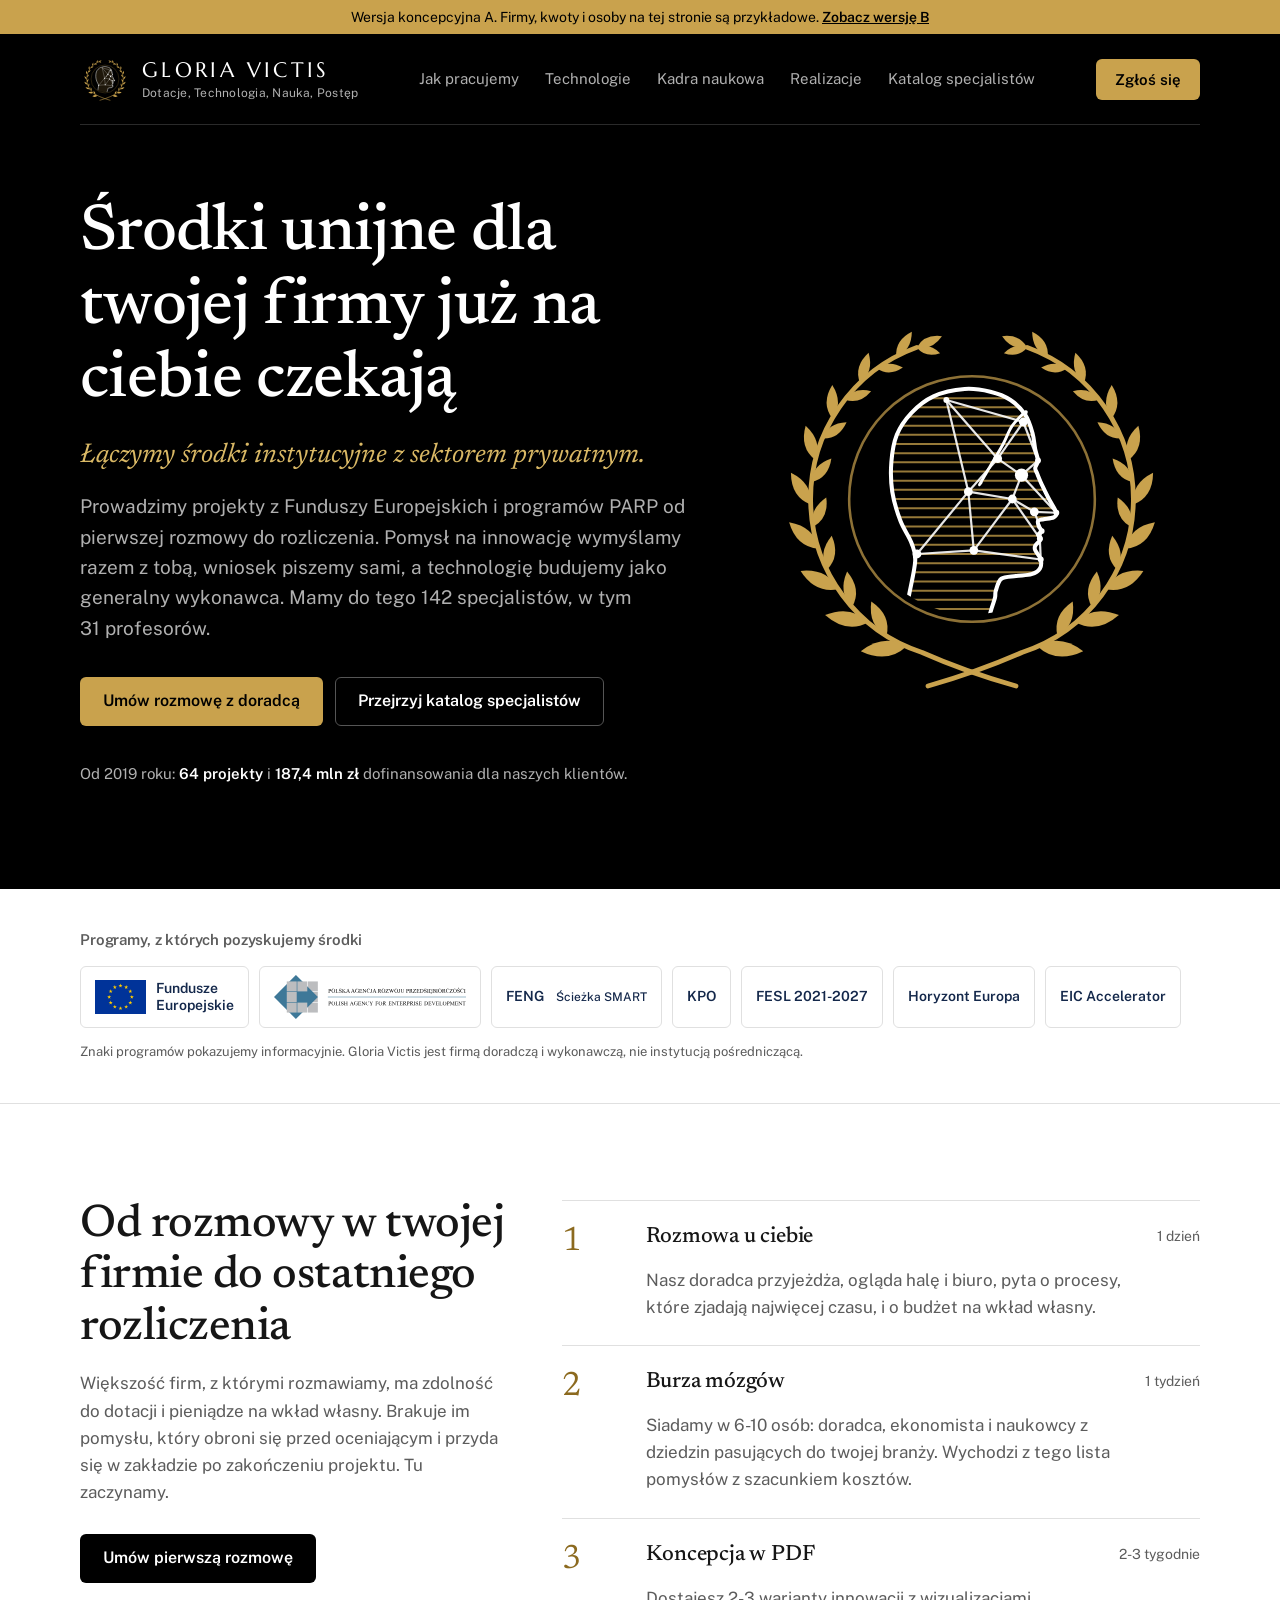
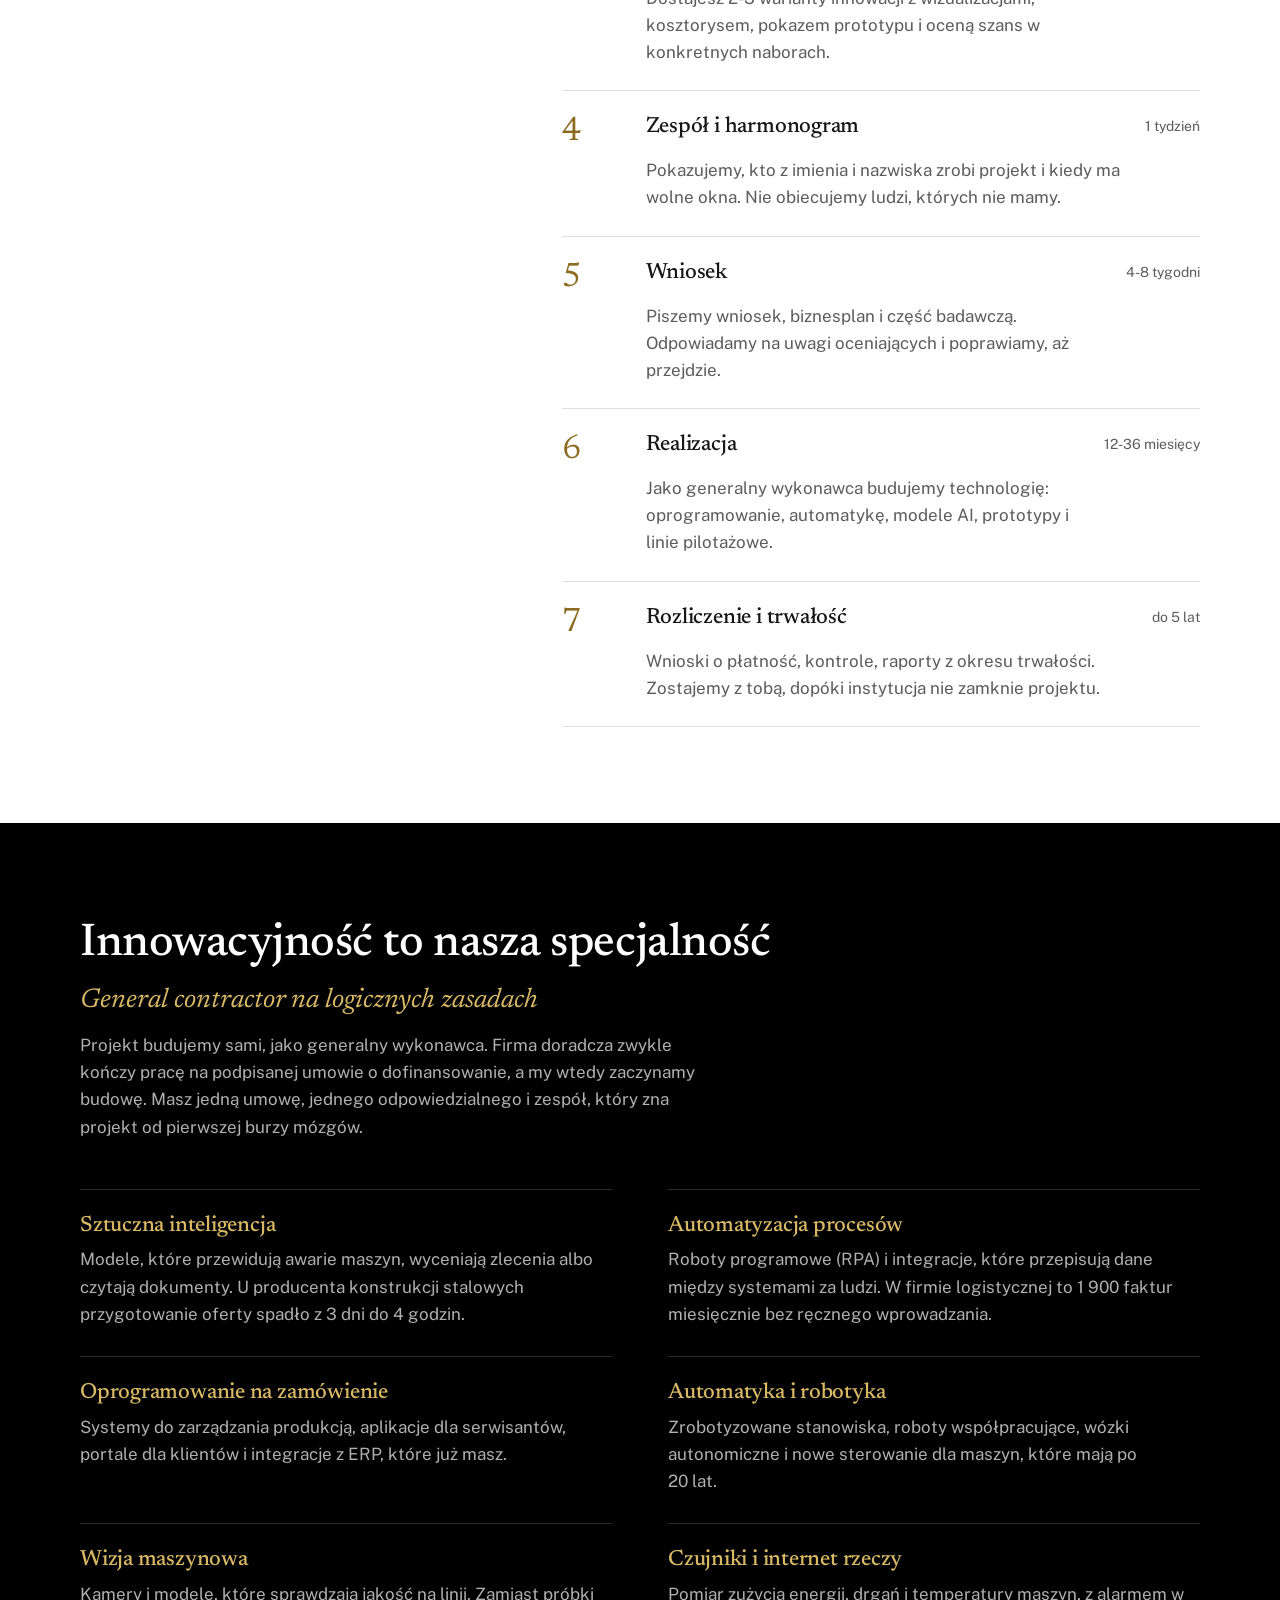
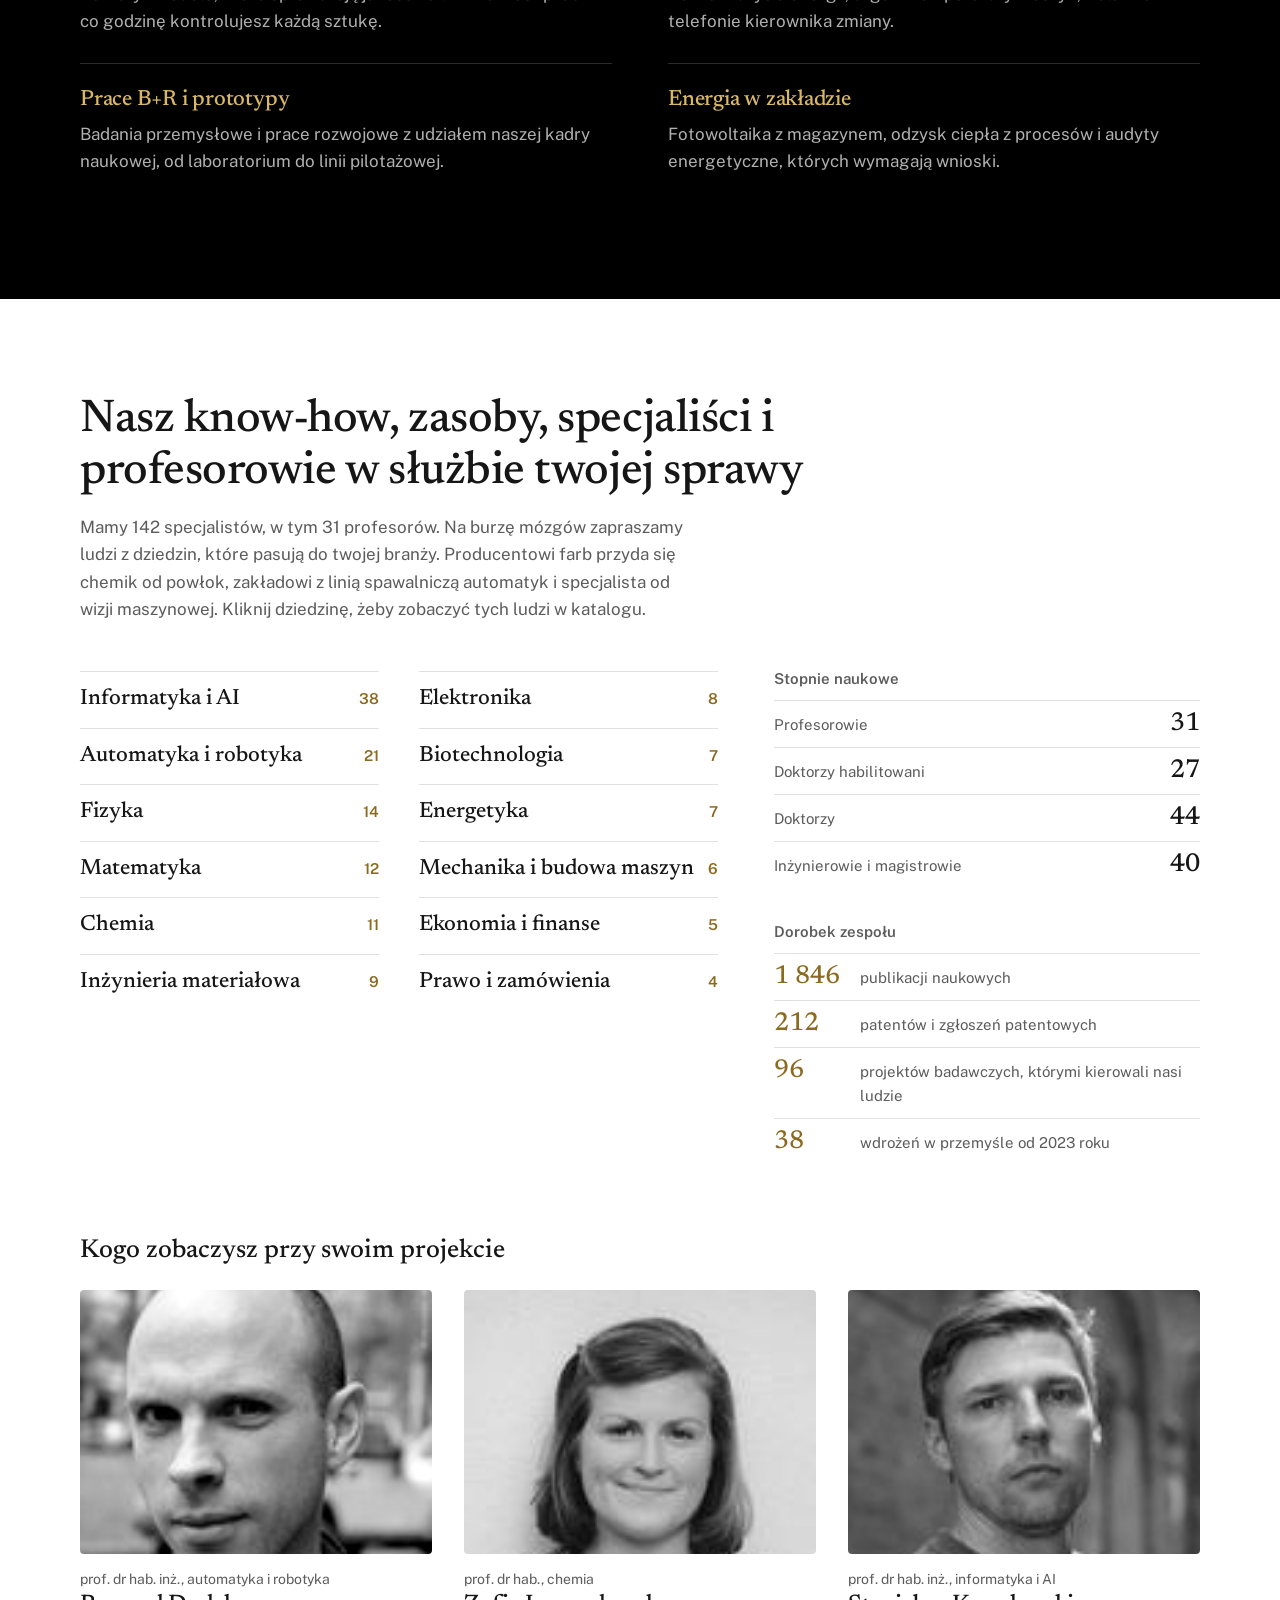
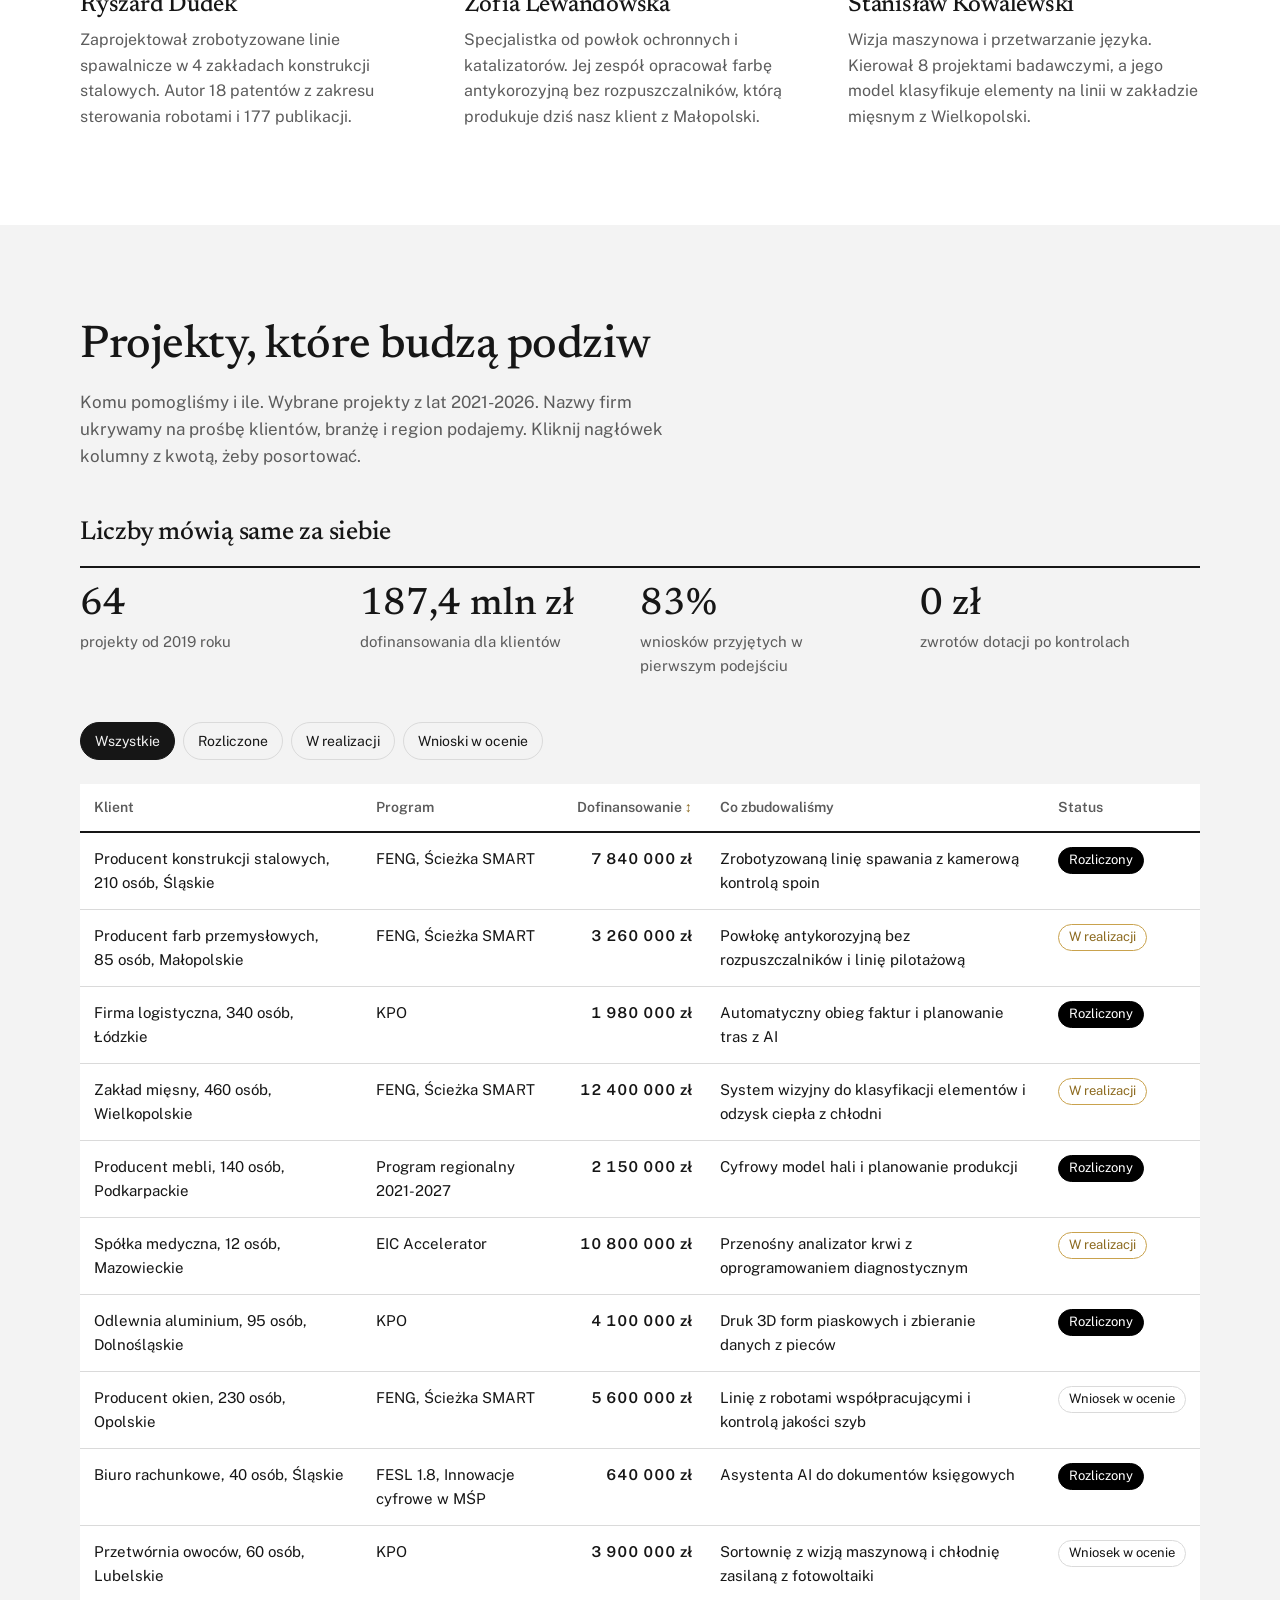
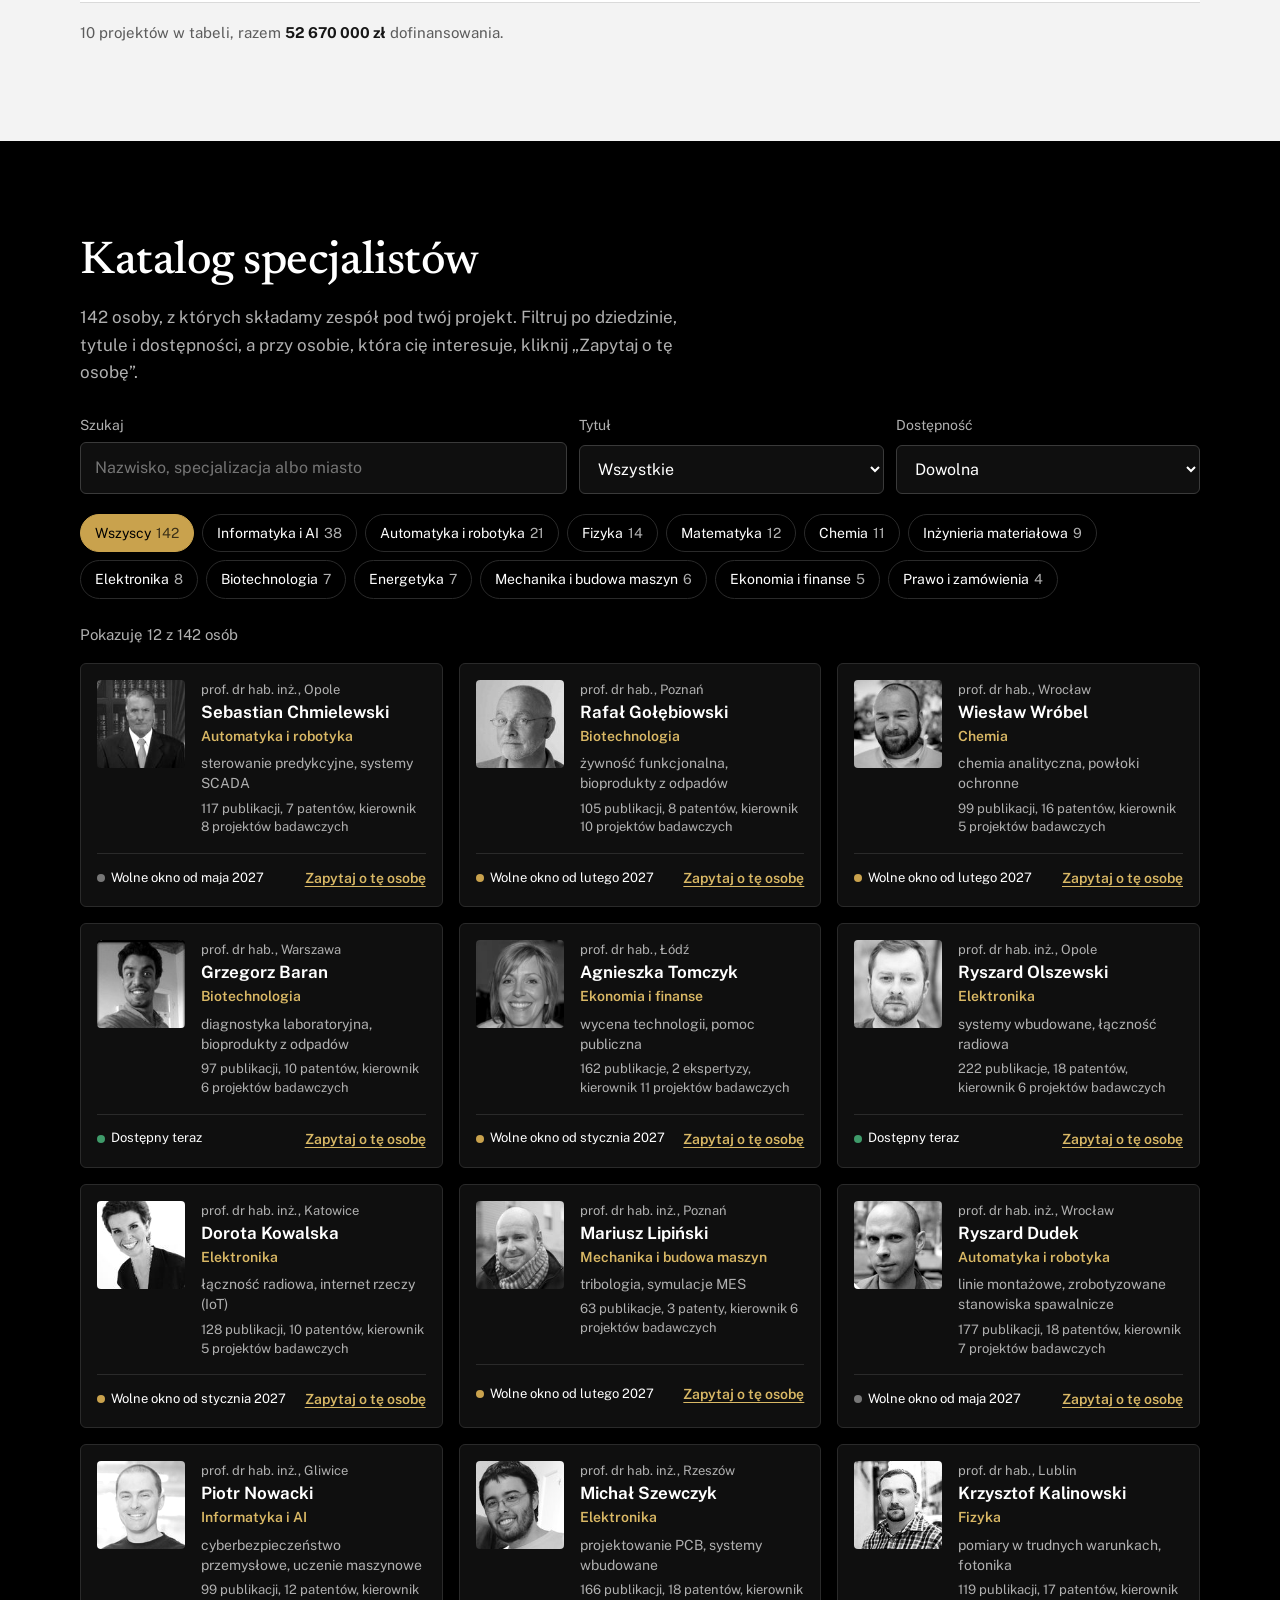
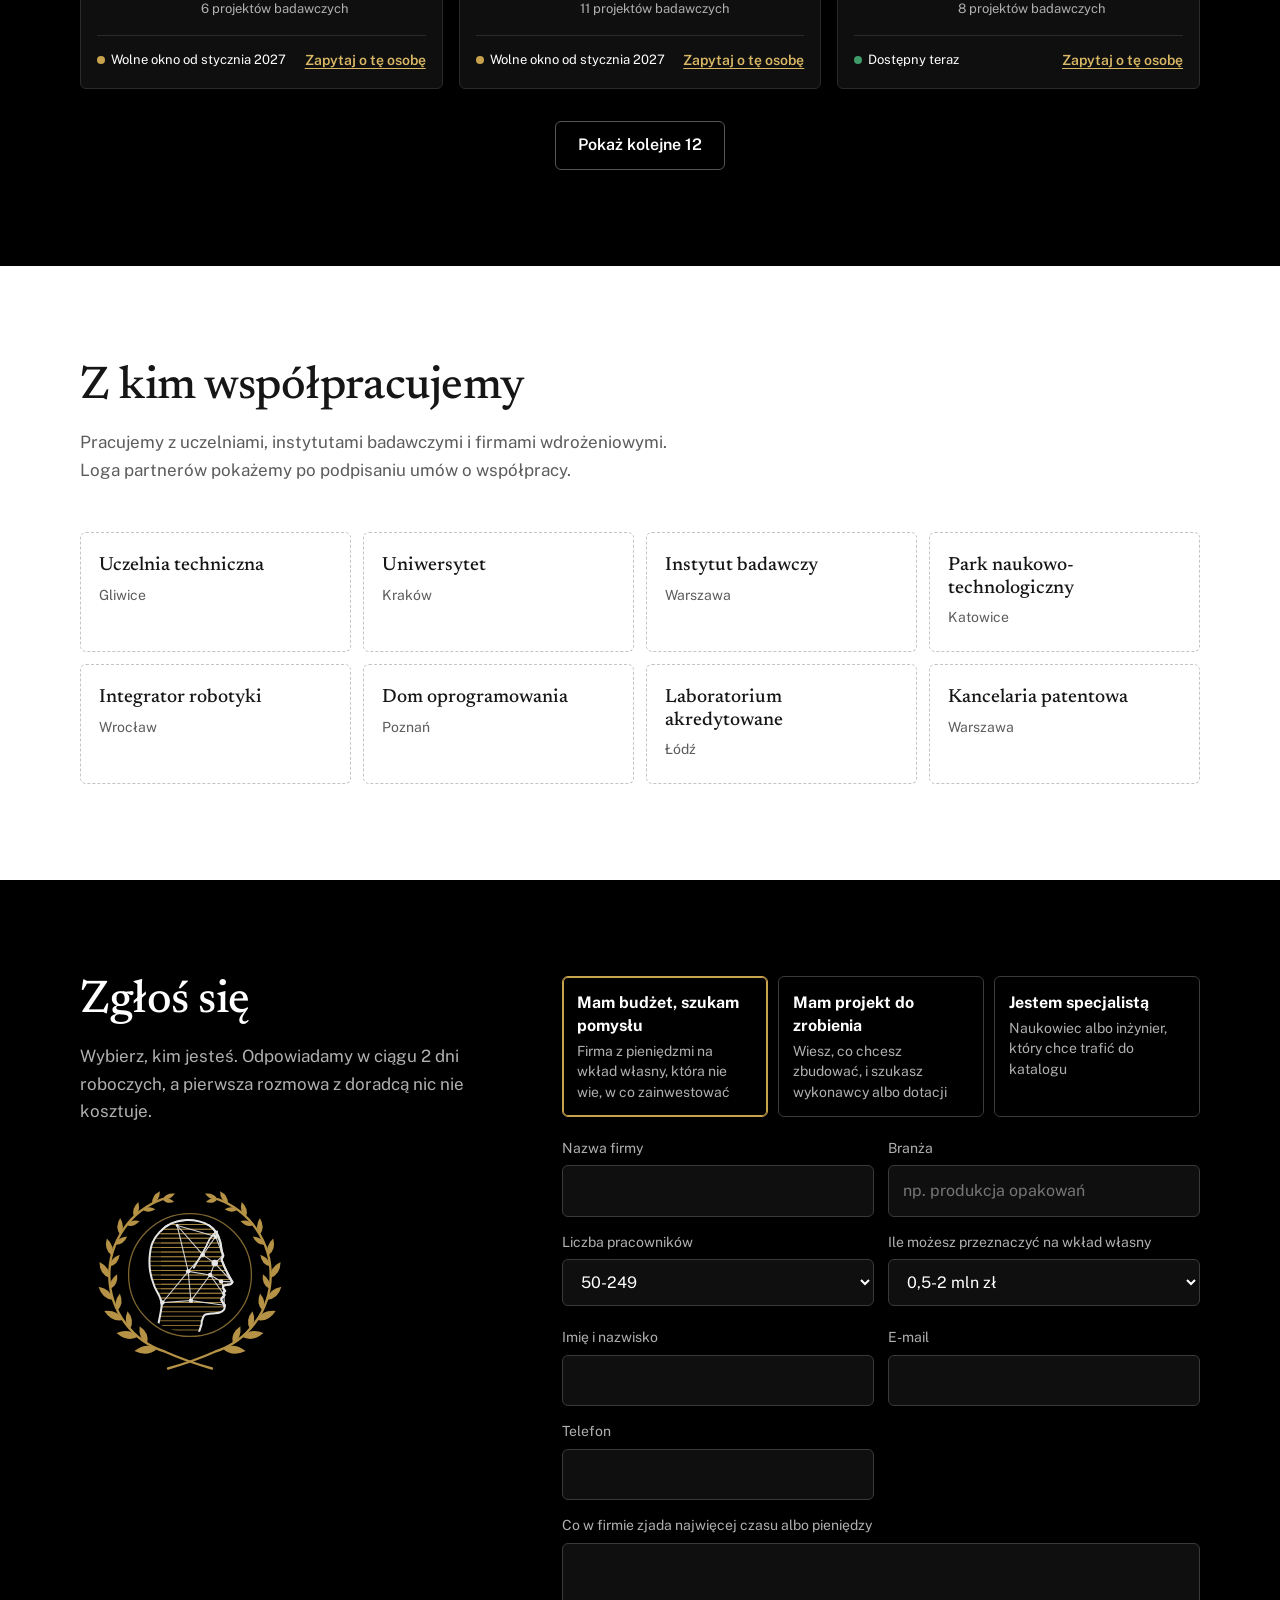
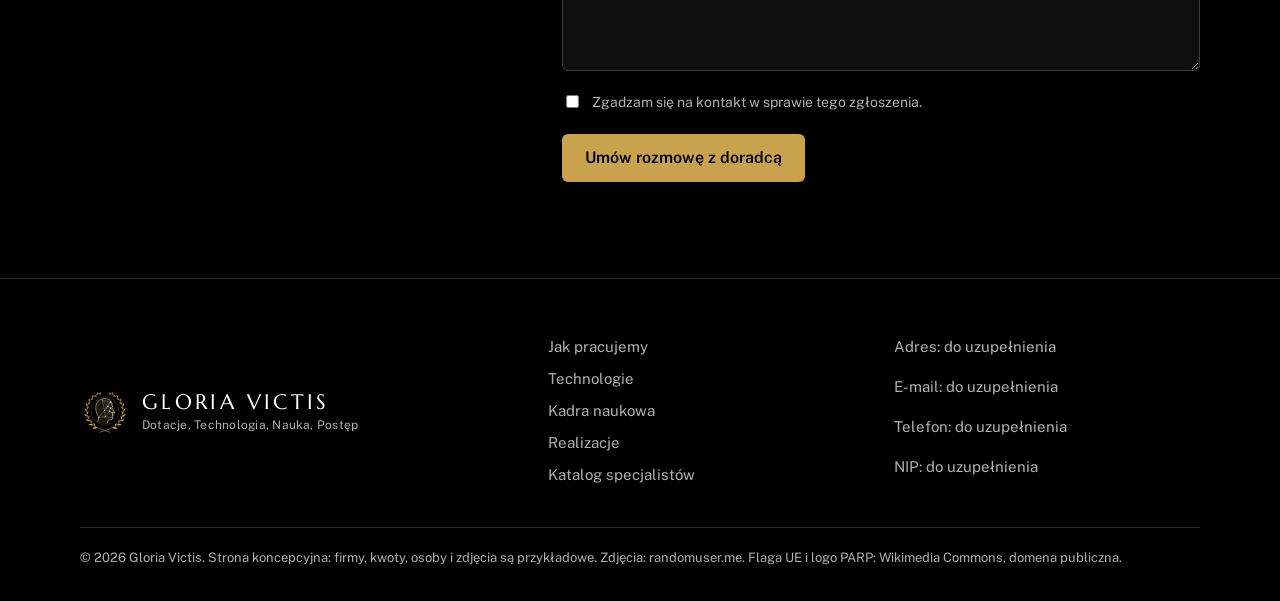
<file: index.html>
<!doctype html>
<html lang="pl">
<head>
<meta charset="utf-8">
<meta name="viewport" content="width=device-width, initial-scale=1">
<title>Gloria Victis: dotacje UE i PARP, nauka, technologia</title>
<meta name="description" content="Prowadzimy projekty z Funduszy Europejskich i PARP od pomysłu do rozliczenia, a technologię budujemy jako generalny wykonawca z zespołem 142 specjalistów. Wersja koncepcyjna.">
<meta name="theme-color" content="#000000">
<link rel="icon" href="assets/favicon.svg" type="image/svg+xml">
<link rel="stylesheet" href="assets/fonts/fonts.css">
<link rel="stylesheet" href="assets/css/style.css">
</head>
<body>
<svg width="0" height="0" style="position:absolute" aria-hidden="true"><!--EMBLEMAT-E1--><symbol id="gv-e1" viewBox="0 0 240 240"><g fill="var(--gv-laur)" stroke="var(--gv-laur)" stroke-width="0"><g fill="none" stroke-width="2.6" stroke-linecap="round"><path class="gv-lodyga" d="M89.9 37.3A88 88 0 0 0 92.8 203.7Q116.0 214.0 144.0 222.0"/><path class="gv-lodyga" d="M150.1 37.3A88 88 0 0 1 147.2 203.7Q124.0 214.0 96.0 222.0"/></g><g class="gv-liscie"><path style="--i:0" d="M0 0Q11.2 -8.5 25.0 0Q11.2 8.5 0 0Z" transform="translate(84.2 200.4) rotate(174.0)"/><path style="--i:1" d="M0 0Q9.2 -7.0 20.5 0Q9.2 7.0 0 0Z" transform="translate(73.4 194.6) rotate(246.0)"/><path style="--i:2" d="M0 0Q10.7 -8.1 23.9 0Q10.7 8.1 0 0Z" transform="translate(63.4 187.4) rotate(190.0)"/><path style="--i:3" d="M0 0Q8.8 -6.7 19.6 0Q8.8 6.7 0 0Z" transform="translate(54.6 178.9) rotate(262.0)"/><path style="--i:4" d="M0 0Q10.2 -7.7 22.8 0Q10.2 7.7 0 0Z" transform="translate(47.0 169.2) rotate(206.0)"/><path style="--i:5" d="M0 0Q8.4 -6.3 18.7 0Q8.4 6.3 0 0Z" transform="translate(40.9 158.6) rotate(278.0)"/><path style="--i:6" d="M0 0Q9.7 -7.4 21.6 0Q9.7 7.4 0 0Z" transform="translate(36.3 147.2) rotate(222.0)"/><path style="--i:7" d="M0 0Q8.0 -6.0 17.7 0Q8.0 6.0 0 0Z" transform="translate(33.3 135.3) rotate(294.0)"/><path style="--i:8" d="M0 0Q9.2 -7.0 20.5 0Q9.2 7.0 0 0Z" transform="translate(32.1 123.1) rotate(238.0)"/><path style="--i:9" d="M0 0Q7.6 -5.7 16.8 0Q7.6 5.7 0 0Z" transform="translate(32.5 110.8) rotate(310.0)"/><path style="--i:10" d="M0 0Q8.7 -6.6 19.4 0Q8.7 6.6 0 0Z" transform="translate(34.6 98.7) rotate(254.0)"/><path style="--i:11" d="M0 0Q7.1 -5.4 15.9 0Q7.1 5.4 0 0Z" transform="translate(38.4 87.0) rotate(326.0)"/><path style="--i:12" d="M0 0Q8.2 -6.2 18.2 0Q8.2 6.2 0 0Z" transform="translate(43.8 76.0) rotate(270.0)"/><path style="--i:13" d="M0 0Q6.7 -5.1 15.0 0Q6.7 5.1 0 0Z" transform="translate(50.7 65.8) rotate(342.0)"/><path style="--i:14" d="M0 0Q7.7 -5.8 17.1 0Q7.7 5.8 0 0Z" transform="translate(58.9 56.7) rotate(286.0)"/><path style="--i:15" d="M0 0Q6.3 -4.8 14.0 0Q6.3 4.8 0 0Z" transform="translate(68.3 48.8) rotate(358.0)"/><path style="--i:16" d="M0 0Q7.2 -5.4 16.0 0Q7.2 5.4 0 0Z" transform="translate(78.7 42.3) rotate(302.0)"/><path style="--i:17" d="M0 0Q5.9 -4.5 13.1 0Q5.9 4.5 0 0Z" transform="translate(89.9 37.3) rotate(374.0)"/><path style="--i:18" d="M0 0Q6.8 -5.0 15.0 0Q6.8 5.0 0 0Z" transform="translate(89.9 37.3) rotate(336.0)"/><path style="--i:0" d="M0 0Q11.2 -8.5 25.0 0Q11.2 8.5 0 0Z" transform="translate(155.8 200.4) rotate(6.0)"/><path style="--i:1" d="M0 0Q9.2 -7.0 20.5 0Q9.2 7.0 0 0Z" transform="translate(166.6 194.6) rotate(-66.0)"/><path style="--i:2" d="M0 0Q10.7 -8.1 23.9 0Q10.7 8.1 0 0Z" transform="translate(176.6 187.4) rotate(-10.0)"/><path style="--i:3" d="M0 0Q8.8 -6.7 19.6 0Q8.8 6.7 0 0Z" transform="translate(185.4 178.9) rotate(-82.0)"/><path style="--i:4" d="M0 0Q10.2 -7.7 22.8 0Q10.2 7.7 0 0Z" transform="translate(193.0 169.2) rotate(-26.0)"/><path style="--i:5" d="M0 0Q8.4 -6.3 18.7 0Q8.4 6.3 0 0Z" transform="translate(199.1 158.6) rotate(-98.0)"/><path style="--i:6" d="M0 0Q9.7 -7.4 21.6 0Q9.7 7.4 0 0Z" transform="translate(203.7 147.2) rotate(-42.0)"/><path style="--i:7" d="M0 0Q8.0 -6.0 17.7 0Q8.0 6.0 0 0Z" transform="translate(206.7 135.3) rotate(-114.0)"/><path style="--i:8" d="M0 0Q9.2 -7.0 20.5 0Q9.2 7.0 0 0Z" transform="translate(207.9 123.1) rotate(-58.0)"/><path style="--i:9" d="M0 0Q7.6 -5.7 16.8 0Q7.6 5.7 0 0Z" transform="translate(207.5 110.8) rotate(-130.0)"/><path style="--i:10" d="M0 0Q8.7 -6.6 19.4 0Q8.7 6.6 0 0Z" transform="translate(205.4 98.7) rotate(-74.0)"/><path style="--i:11" d="M0 0Q7.1 -5.4 15.9 0Q7.1 5.4 0 0Z" transform="translate(201.6 87.0) rotate(-146.0)"/><path style="--i:12" d="M0 0Q8.2 -6.2 18.2 0Q8.2 6.2 0 0Z" transform="translate(196.2 76.0) rotate(-90.0)"/><path style="--i:13" d="M0 0Q6.7 -5.1 15.0 0Q6.7 5.1 0 0Z" transform="translate(189.3 65.8) rotate(-162.0)"/><path style="--i:14" d="M0 0Q7.7 -5.8 17.1 0Q7.7 5.8 0 0Z" transform="translate(181.1 56.7) rotate(-106.0)"/><path style="--i:15" d="M0 0Q6.3 -4.8 14.0 0Q6.3 4.8 0 0Z" transform="translate(171.7 48.8) rotate(-178.0)"/><path style="--i:16" d="M0 0Q7.2 -5.4 16.0 0Q7.2 5.4 0 0Z" transform="translate(161.3 42.3) rotate(-122.0)"/><path style="--i:17" d="M0 0Q5.9 -4.5 13.1 0Q5.9 4.5 0 0Z" transform="translate(150.1 37.3) rotate(-194.0)"/><path style="--i:18" d="M0 0Q6.8 -5.0 15.0 0Q6.8 5.0 0 0Z" transform="translate(150.1 37.3) rotate(-156.0)"/></g></g><defs><clipPath id="gv-moneta-1"><circle cx="120" cy="120" r="63"/></clipPath><clipPath id="gv-glowa-1"><path d="M116.0 60.0C121.2 59.6 125.8 60.5 130.0 61.5C134.2 62.5 137.8 63.9 141.0 66.0C144.2 68.1 147.0 71.0 149.0 74.0C151.0 77.0 152.1 80.8 153.0 84.0C153.9 87.2 154.0 90.5 154.5 93.0C155.0 95.5 156.0 97.3 156.0 99.0C156.0 100.7 154.6 101.8 154.5 103.0C154.4 104.2 154.8 104.3 155.5 106.0C156.2 107.7 157.3 110.5 158.5 113.0C159.7 115.5 161.2 118.6 162.5 121.0C163.8 123.4 165.7 126.0 166.0 127.5C166.3 129.0 165.7 129.4 164.5 130.0C163.3 130.6 160.4 130.7 159.0 131.0C157.6 131.3 156.4 131.3 156.0 132.0C155.6 132.7 156.2 134.1 156.5 135.0C156.8 135.9 158.1 136.8 158.0 137.5C157.9 138.2 156.1 138.8 156.0 139.5C155.9 140.2 157.8 141.0 157.5 142.0C157.2 143.0 155.0 144.5 154.5 145.5C154.0 146.5 154.0 146.8 154.5 148.0C155.0 149.2 157.1 151.3 157.5 153.0C157.9 154.7 157.8 156.7 157.0 158.0C156.2 159.3 154.7 160.3 152.5 161.0C150.3 161.7 146.8 161.6 144.0 162.0C141.2 162.4 137.8 162.2 136.0 163.5C134.2 164.8 133.6 168.2 133.0 170.0C132.4 171.8 133.0 172.0 132.5 174.0C132.0 176.0 131.1 178.0 130.0 182.0C128.9 186.0 134.0 195.3 126.0 198.0C118.0 200.7 88.8 201.7 82.0 198.0C75.2 194.3 83.8 183.3 85.0 176.0C86.2 168.7 88.7 159.3 89.0 154.0C89.3 148.7 88.3 147.7 87.0 144.0C85.7 140.3 82.8 136.7 81.0 132.0C79.2 127.3 77.3 121.3 76.5 116.0C75.7 110.7 75.6 105.2 76.0 100.0C76.4 94.8 77.2 89.5 79.0 85.0C80.8 80.5 83.7 76.5 87.0 73.0C90.3 69.5 94.2 66.2 99.0 64.0C103.8 61.8 110.8 60.4 116.0 60.0Z"/></clipPath></defs><circle cx="120" cy="120" r="67" fill="none" stroke="var(--gv-laur)" stroke-width="1.4" opacity=".7"/><g clip-path="url(#gv-moneta-1)"><g clip-path="url(#gv-glowa-1)" stroke="var(--gv-linia)" stroke-width="1.1" opacity=".75"><path d="M60 60H190"/><path d="M60 65H190"/><path d="M60 70H190"/><path d="M60 75H190"/><path d="M60 80H190"/><path d="M60 85H190"/><path d="M60 90H190"/><path d="M60 95H190"/><path d="M60 100H190"/><path d="M60 105H190"/><path d="M60 110H190"/><path d="M60 115H190"/><path d="M60 120H190"/><path d="M60 125H190"/><path d="M60 130H190"/><path d="M60 135H190"/><path d="M60 140H190"/><path d="M60 145H190"/><path d="M60 150H190"/><path d="M60 155H190"/><path d="M60 160H190"/><path d="M60 165H190"/><path d="M60 170H190"/><path d="M60 175H190"/><path d="M60 180H190"/><path d="M60 185H190"/></g><path d="M116.0 60.0C121.2 59.6 125.8 60.5 130.0 61.5C134.2 62.5 137.8 63.9 141.0 66.0C144.2 68.1 147.0 71.0 149.0 74.0C151.0 77.0 152.1 80.8 153.0 84.0C153.9 87.2 154.0 90.5 154.5 93.0C155.0 95.5 156.0 97.3 156.0 99.0C156.0 100.7 154.6 101.8 154.5 103.0C154.4 104.2 154.8 104.3 155.5 106.0C156.2 107.7 157.3 110.5 158.5 113.0C159.7 115.5 161.2 118.6 162.5 121.0C163.8 123.4 165.7 126.0 166.0 127.5C166.3 129.0 165.7 129.4 164.5 130.0C163.3 130.6 160.4 130.7 159.0 131.0C157.6 131.3 156.4 131.3 156.0 132.0C155.6 132.7 156.2 134.1 156.5 135.0C156.8 135.9 158.1 136.8 158.0 137.5C157.9 138.2 156.1 138.8 156.0 139.5C155.9 140.2 157.8 141.0 157.5 142.0C157.2 143.0 155.0 144.5 154.5 145.5C154.0 146.5 154.0 146.8 154.5 148.0C155.0 149.2 157.1 151.3 157.5 153.0C157.9 154.7 157.8 156.7 157.0 158.0C156.2 159.3 154.7 160.3 152.5 161.0C150.3 161.7 146.8 161.6 144.0 162.0C141.2 162.4 137.8 162.2 136.0 163.5C134.2 164.8 133.6 168.2 133.0 170.0C132.4 171.8 133.0 172.0 132.5 174.0C132.0 176.0 131.1 178.0 130.0 182.0C128.9 186.0 134.0 195.3 126.0 198.0C118.0 200.7 88.8 201.7 82.0 198.0C75.2 194.3 83.8 183.3 85.0 176.0C86.2 168.7 88.7 159.3 89.0 154.0C89.3 148.7 88.3 147.7 87.0 144.0C85.7 140.3 82.8 136.7 81.0 132.0C79.2 127.3 77.3 121.3 76.5 116.0C75.7 110.7 75.6 105.2 76.0 100.0C76.4 94.8 77.2 89.5 79.0 85.0C80.8 80.5 83.7 76.5 87.0 73.0C90.3 69.5 94.2 66.2 99.0 64.0C103.8 61.8 110.8 60.4 116.0 60.0Z" fill="none" stroke="var(--gv-twarz)" stroke-width="2.2"/><path d="M149.0 74.0C151.8 68.8 144.0 77.3 142.0 80.0C140.0 82.7 139.0 86.3 137.0 90.0C135.0 93.7 132.0 98.5 130.0 102.0C128.0 105.5 121.8 115.7 125.0 111.0" fill="none" stroke="var(--gv-twarz)" stroke-width="1.6" stroke-linecap="round"/><g stroke="var(--gv-twarz)" stroke-width="1.2" opacity=".9"><path d="M148.0 78.0L134.0 98.0"/><path d="M148.0 78.0L156.0 99.0"/><path d="M134.0 98.0L147.0 107.0"/><path d="M156.0 99.0L147.0 107.0"/><path d="M147.0 107.0L166.0 127.5"/><path d="M147.0 107.0L142.0 120.0"/><path d="M142.0 120.0L154.0 127.0"/><path d="M166.0 127.5L154.0 127.0"/><path d="M154.0 127.0L158.0 137.5"/><path d="M158.0 137.5L157.0 141.5"/><path d="M157.0 141.5L157.5 153.0"/><path d="M157.5 153.0L121.0 148.0"/><path d="M121.0 148.0L142.0 120.0"/><path d="M121.0 148.0L118.0 116.0"/><path d="M118.0 116.0L142.0 120.0"/><path d="M118.0 116.0L134.0 98.0"/><path d="M134.0 98.0L106.0 66.0"/><path d="M106.0 66.0L148.0 78.0"/><path d="M118.0 116.0L90.0 150.0"/><path d="M90.0 150.0L121.0 148.0"/><path d="M118.0 116.0L106.0 66.0"/><path d="M142.0 120.0L157.0 141.5"/></g><g fill="var(--gv-twarz)"><circle cx="148.0" cy="78.0" r="2.4"/><circle cx="134.0" cy="98.0" r="2.4"/><circle cx="156.0" cy="99.0" r="1.6"/><circle cx="147.0" cy="107.0" r="3.6"/><circle cx="166.0" cy="127.5" r="1.6"/><circle cx="154.0" cy="127.0" r="2.4"/><circle cx="158.0" cy="137.5" r="1.6"/><circle cx="157.0" cy="141.5" r="1.6"/><circle cx="157.5" cy="153.0" r="1.6"/><circle cx="121.0" cy="148.0" r="2.4"/><circle cx="118.0" cy="116.0" r="2.4"/><circle cx="142.0" cy="120.0" r="2.4"/><circle cx="106.0" cy="66.0" r="1.6"/><circle cx="90.0" cy="150.0" r="2.4"/></g></g></symbol><!--/EMBLEMAT-E1--></svg>

<a class="pomin" href="#tresc">Przejdź do treści</a>
<div class="demo">Wersja koncepcyjna A. Firmy, kwoty i osoby na tej stronie są przykładowe. <a href="wersja-b/">Zobacz wersję B</a></div>

<header class="hero">
  <div class="wrap">
    <nav class="nav" aria-label="Główna">
      <a class="marka" href="#">
        <svg viewBox="0 0 240 240" aria-hidden="true"><use href="#gv-e1"/></svg>
        <span class="marka-nazwa">GLORIA VICTIS<small>Dotacje, Technologia, Nauka, Postęp</small></span>
      </a>
      <button class="menu-btn" aria-expanded="false" aria-controls="menu">Menu</button>
      <ul id="menu">
        <li><a href="#proces">Jak pracujemy</a></li>
        <li><a href="#technologie">Technologie</a></li>
        <li><a href="#kadra">Kadra naukowa</a></li>
        <li><a href="#realizacje">Realizacje</a></li>
        <li><a href="#katalog">Katalog specjalistów</a></li>
      </ul>
      <a class="btn btn-1 nav-cta" href="#zglos" data-sciezka="pomysl">Zgłoś się</a>
    </nav>
    <div class="hero-grid">
      <div>
        <h1>Środki unijne dla twojej firmy już na ciebie czekają</h1>
        <p class="podtytul">Łączymy środki instytucyjne z sektorem prywatnym.</p>
        <p class="lead">Prowadzimy projekty z Funduszy Europejskich i programów PARP od pierwszej rozmowy do rozliczenia. Pomysł na innowację wymyślamy razem z tobą, wniosek piszemy sami, a technologię budujemy jako generalny wykonawca. Mamy do tego 142 specjalistów, w tym 31 profesorów.</p>
        <div class="cta">
          <a class="btn btn-1" href="#zglos" data-sciezka="pomysl">Umów rozmowę z doradcą</a>
          <a class="btn btn-2" href="#katalog">Przejrzyj katalog specjalistów</a>
        </div>
        <p class="bilans">Od 2019 roku: <b>64 projekty</b> i <b>187,4 mln zł</b> dofinansowania dla naszych klientów.</p>
      </div>
      <svg class="hero-emblemat" viewBox="0 0 240 240" role="img" aria-label="Emblemat Gloria Victis: wieniec laurowy wokół męskiego profilu ze skanem twarzy">
        <use href="#gv-e1"/>
        <g clip-path="url(#gv-glowa-1)"><rect class="skan" x="60" y="56" width="130" height="3"/></g>
      </svg>
    </div>
  </div>
</header>

<main id="tresc">

<section class="programy" aria-labelledby="programy-h">
  <div class="wrap">
    <h2 id="programy-h">Programy, z których pozyskujemy środki</h2>
    <div class="programy-grid">
      <div class="znak"><img class="ue" src="assets/loga/flaga-ue.svg" alt="Flaga Unii Europejskiej">Fundusze<br>Europejskie</div>
      <div class="znak"><img class="parp" src="assets/loga/parp.svg" alt="PARP, Polska Agencja Rozwoju Przedsiębiorczości"></div>
      <div class="znak">FENG<small>Ścieżka SMART</small></div>
      <div class="znak">KPO</div>
      <div class="znak">FESL 2021-2027</div>
      <div class="znak">Horyzont Europa</div>
      <div class="znak">EIC Accelerator</div>
    </div>
    <p>Znaki programów pokazujemy informacyjnie. Gloria Victis jest firmą doradczą i wykonawczą, nie instytucją pośredniczącą.</p>
  </div>
</section>

<section class="sekcja" id="proces" aria-labelledby="proces-h">
  <div class="wrap proces">
    <div class="proces-glowa">
      <h2 id="proces-h">Od rozmowy w twojej firmie do ostatniego rozliczenia</h2>
      <p>Większość firm, z którymi rozmawiamy, ma zdolność do dotacji i pieniądze na wkład własny. Brakuje im pomysłu, który obroni się przed oceniającym i przyda się w zakładzie po zakończeniu projektu. Tu zaczynamy.</p>
      <a class="btn btn-ciemny" href="#zglos" data-sciezka="pomysl">Umów pierwszą rozmowę</a>
    </div>
    <ol class="kroki">
      <li><h3>Rozmowa u ciebie</h3><span class="czas">1 dzień</span><p>Nasz doradca przyjeżdża, ogląda halę i biuro, pyta o procesy, które zjadają najwięcej czasu, i o budżet na wkład własny.</p></li>
      <li><h3>Burza mózgów</h3><span class="czas">1 tydzień</span><p>Siadamy w 6-10 osób: doradca, ekonomista i naukowcy z dziedzin pasujących do twojej branży. Wychodzi z tego lista pomysłów z szacunkiem kosztów.</p></li>
      <li><h3>Koncepcja w PDF</h3><span class="czas">2-3 tygodnie</span><p>Dostajesz 2-3 warianty innowacji z wizualizacjami, kosztorysem, pokazem prototypu i oceną szans w konkretnych naborach.</p></li>
      <li><h3>Zespół i harmonogram</h3><span class="czas">1 tydzień</span><p>Pokazujemy, kto z imienia i nazwiska zrobi projekt i kiedy ma wolne okna. Nie obiecujemy ludzi, których nie mamy.</p></li>
      <li><h3>Wniosek</h3><span class="czas">4-8 tygodni</span><p>Piszemy wniosek, biznesplan i część badawczą. Odpowiadamy na uwagi oceniających i poprawiamy, aż przejdzie.</p></li>
      <li><h3>Realizacja</h3><span class="czas">12-36 miesięcy</span><p>Jako generalny wykonawca budujemy technologię: oprogramowanie, automatykę, modele AI, prototypy i linie pilotażowe.</p></li>
      <li><h3>Rozliczenie i trwałość</h3><span class="czas">do 5 lat</span><p>Wnioski o płatność, kontrole, raporty z okresu trwałości. Zostajemy z tobą, dopóki instytucja nie zamknie projektu.</p></li>
    </ol>
  </div>
</section>

<section class="sekcja ciemna" id="technologie" aria-labelledby="tech-h">
  <div class="wrap">
    <div class="glowa-sekcji">
      <h2 id="tech-h">Innowacyjność to nasza specjalność</h2>
      <p class="podtytul">General contractor na logicznych zasadach</p>
      <p>Projekt budujemy sami, jako generalny wykonawca. Firma doradcza zwykle kończy pracę na podpisanej umowie o dofinansowanie, a my wtedy zaczynamy budowę. Masz jedną umowę, jednego odpowiedzialnego i zespół, który zna projekt od pierwszej burzy mózgów.</p>
    </div>
    <div class="tech">
      <div><h3>Sztuczna inteligencja</h3><p>Modele, które przewidują awarie maszyn, wyceniają zlecenia albo czytają dokumenty. U producenta konstrukcji stalowych przygotowanie oferty spadło z 3 dni do 4 godzin.</p></div>
      <div><h3>Automatyzacja procesów</h3><p>Roboty programowe (RPA) i integracje, które przepisują dane między systemami za ludzi. W firmie logistycznej to 1 900 faktur miesięcznie bez ręcznego wprowadzania.</p></div>
      <div><h3>Oprogramowanie na zamówienie</h3><p>Systemy do zarządzania produkcją, aplikacje dla serwisantów, portale dla klientów i integracje z ERP, które już masz.</p></div>
      <div><h3>Automatyka i robotyka</h3><p>Zrobotyzowane stanowiska, roboty współpracujące, wózki autonomiczne i nowe sterowanie dla maszyn, które mają po 20 lat.</p></div>
      <div><h3>Wizja maszynowa</h3><p>Kamery i modele, które sprawdzają jakość na linii. Zamiast próbki co godzinę kontrolujesz każdą sztukę.</p></div>
      <div><h3>Czujniki i internet rzeczy</h3><p>Pomiar zużycia energii, drgań i temperatury maszyn, z alarmem w telefonie kierownika zmiany.</p></div>
      <div><h3>Prace B+R i prototypy</h3><p>Badania przemysłowe i prace rozwojowe z udziałem naszej kadry naukowej, od laboratorium do linii pilotażowej.</p></div>
      <div><h3>Energia w zakładzie</h3><p>Fotowoltaika z magazynem, odzysk ciepła z procesów i audyty energetyczne, których wymagają wnioski.</p></div>
    </div>
  </div>
</section>

<section class="sekcja" id="kadra" aria-labelledby="kadra-h">
  <div class="wrap">
    <div class="glowa-sekcji">
      <h2 id="kadra-h">Nasz know-how, zasoby, specjaliści i profesorowie w służbie twojej sprawy</h2>
      <p>Mamy 142 specjalistów, w tym 31 profesorów. Na burzę mózgów zapraszamy ludzi z dziedzin, które pasują do twojej branży. Producentowi farb przyda się chemik od powłok, zakładowi z linią spawalniczą automatyk i specjalista od wizji maszynowej. Kliknij dziedzinę, żeby zobaczyć tych ludzi w katalogu.</p>
    </div>
    <div class="kadra">
      <ul class="dziedziny" id="dziedziny"></ul>
      <div class="kadra-bok">
        <h3 class="pod">Stopnie naukowe</h3>
        <dl class="stopnie">
          <div><dt>Profesorowie</dt><dd>31</dd></div>
          <div><dt>Doktorzy habilitowani</dt><dd>27</dd></div>
          <div><dt>Doktorzy</dt><dd>44</dd></div>
          <div><dt>Inżynierowie i magistrowie</dt><dd>40</dd></div>
        </dl>
        <h3 class="pod">Dorobek zespołu</h3>
        <dl class="dorobek">
          <div><dt>publikacji naukowych</dt><dd>1 846</dd></div>
          <div><dt>patentów i zgłoszeń patentowych</dt><dd>212</dd></div>
          <div><dt>projektów badawczych, którymi kierowali nasi ludzie</dt><dd>96</dd></div>
          <div><dt>wdrożeń w przemyśle od 2023 roku</dt><dd>38</dd></div>
        </dl>
      </div>
    </div>

    <h3 class="pod pod-duzy">Kogo zobaczysz przy swoim projekcie</h3>
    <div class="wyroznieni">
      <article class="wyrozniony">
        <img src="assets/img/ludzie/m08.jpg" alt="" loading="lazy">
        <div>
          <p class="tytul">prof. dr hab. inż., automatyka i robotyka</p>
          <h4>Ryszard Dudek</h4>
          <p>Zaprojektował zrobotyzowane linie spawalnicze w 4 zakładach konstrukcji stalowych. Autor 18 patentów z zakresu sterowania robotami i 177 publikacji.</p>
        </div>
      </article>
      <article class="wyrozniony">
        <img src="assets/img/ludzie/k52.jpg" alt="" loading="lazy">
        <div>
          <p class="tytul">prof. dr hab., chemia</p>
          <h4>Zofia Lewandowska</h4>
          <p>Specjalistka od powłok ochronnych i katalizatorów. Jej zespół opracował farbę antykorozyjną bez rozpuszczalników, którą produkuje dziś nasz klient z Małopolski.</p>
        </div>
      </article>
      <article class="wyrozniony">
        <img src="assets/img/ludzie/m36.jpg" alt="" loading="lazy">
        <div>
          <p class="tytul">prof. dr hab. inż., informatyka i AI</p>
          <h4>Stanisław Kowalewski</h4>
          <p>Wizja maszynowa i przetwarzanie języka. Kierował 8 projektami badawczymi, a jego model klasyfikuje elementy na linii w zakładzie mięsnym z Wielkopolski.</p>
        </div>
      </article>
    </div>
  </div>
</section>

<section class="sekcja szara" id="realizacje" aria-labelledby="real-h">
  <div class="wrap">
    <div class="glowa-sekcji">
      <h2 id="real-h">Projekty, które budzą podziw</h2>
      <p>Komu pomogliśmy i ile. Wybrane projekty z lat 2021-2026. Nazwy firm ukrywamy na prośbę klientów, branżę i region podajemy. Kliknij nagłówek kolumny z kwotą, żeby posortować.</p>
    </div>
    <div class="liczby">
      <h3>Liczby mówią same za siebie</h3>
      <dl>
        <div><dd>64</dd><dt>projekty od 2019 roku</dt></div>
        <div><dd>187,4 mln zł</dd><dt>dofinansowania dla klientów</dt></div>
        <div><dd>83%</dd><dt>wniosków przyjętych w pierwszym podejściu</dt></div>
        <div><dd>0 zł</dd><dt>zwrotów dotacji po kontrolach</dt></div>
      </dl>
    </div>
    <div class="filtry" role="group" aria-label="Status projektu" id="real-filtry">
      <button class="filtr" aria-pressed="true" data-status="">Wszystkie</button>
      <button class="filtr" aria-pressed="false" data-status="Rozliczony">Rozliczone</button>
      <button class="filtr" aria-pressed="false" data-status="W realizacji">W realizacji</button>
      <button class="filtr" aria-pressed="false" data-status="Wniosek w ocenie">Wnioski w ocenie</button>
    </div>
    <div class="tabela-wrap">
      <table class="tabela" id="real-tabela">
        <thead><tr><th scope="col">Klient</th><th scope="col">Program</th><th scope="col" class="kwota"><button class="sortuj" aria-label="Sortuj po kwocie">Dofinansowanie</button></th><th scope="col">Co zbudowaliśmy</th><th scope="col">Status</th></tr></thead>
        <tbody>
          <tr data-kwota="7840000"><td data-l="Klient">Producent konstrukcji stalowych, 210 osób, Śląskie</td><td data-l="Program">FENG, Ścieżka SMART</td><td data-l="Dofinansowanie" class="kwota"></td><td data-l="Co zbudowaliśmy">Zrobotyzowaną linię spawania z kamerową kontrolą spoin</td><td data-l="Status"><span class="status">Rozliczony</span></td></tr>
          <tr data-kwota="3260000"><td data-l="Klient">Producent farb przemysłowych, 85 osób, Małopolskie</td><td data-l="Program">FENG, Ścieżka SMART</td><td data-l="Dofinansowanie" class="kwota"></td><td data-l="Co zbudowaliśmy">Powłokę antykorozyjną bez rozpuszczalników i linię pilotażową</td><td data-l="Status"><span class="status">W realizacji</span></td></tr>
          <tr data-kwota="1980000"><td data-l="Klient">Firma logistyczna, 340 osób, Łódzkie</td><td data-l="Program">KPO</td><td data-l="Dofinansowanie" class="kwota"></td><td data-l="Co zbudowaliśmy">Automatyczny obieg faktur i planowanie tras z AI</td><td data-l="Status"><span class="status">Rozliczony</span></td></tr>
          <tr data-kwota="12400000"><td data-l="Klient">Zakład mięsny, 460 osób, Wielkopolskie</td><td data-l="Program">FENG, Ścieżka SMART</td><td data-l="Dofinansowanie" class="kwota"></td><td data-l="Co zbudowaliśmy">System wizyjny do klasyfikacji elementów i odzysk ciepła z chłodni</td><td data-l="Status"><span class="status">W realizacji</span></td></tr>
          <tr data-kwota="2150000"><td data-l="Klient">Producent mebli, 140 osób, Podkarpackie</td><td data-l="Program">Program regionalny 2021-2027</td><td data-l="Dofinansowanie" class="kwota"></td><td data-l="Co zbudowaliśmy">Cyfrowy model hali i planowanie produkcji</td><td data-l="Status"><span class="status">Rozliczony</span></td></tr>
          <tr data-kwota="10800000"><td data-l="Klient">Spółka medyczna, 12 osób, Mazowieckie</td><td data-l="Program">EIC Accelerator</td><td data-l="Dofinansowanie" class="kwota"></td><td data-l="Co zbudowaliśmy">Przenośny analizator krwi z oprogramowaniem diagnostycznym</td><td data-l="Status"><span class="status">W realizacji</span></td></tr>
          <tr data-kwota="4100000"><td data-l="Klient">Odlewnia aluminium, 95 osób, Dolnośląskie</td><td data-l="Program">KPO</td><td data-l="Dofinansowanie" class="kwota"></td><td data-l="Co zbudowaliśmy">Druk 3D form piaskowych i zbieranie danych z pieców</td><td data-l="Status"><span class="status">Rozliczony</span></td></tr>
          <tr data-kwota="5600000"><td data-l="Klient">Producent okien, 230 osób, Opolskie</td><td data-l="Program">FENG, Ścieżka SMART</td><td data-l="Dofinansowanie" class="kwota"></td><td data-l="Co zbudowaliśmy">Linię z robotami współpracującymi i kontrolą jakości szyb</td><td data-l="Status"><span class="status">Wniosek w ocenie</span></td></tr>
          <tr data-kwota="640000"><td data-l="Klient">Biuro rachunkowe, 40 osób, Śląskie</td><td data-l="Program">FESL 1.8, Innowacje cyfrowe w MŚP</td><td data-l="Dofinansowanie" class="kwota"></td><td data-l="Co zbudowaliśmy">Asystenta AI do dokumentów księgowych</td><td data-l="Status"><span class="status">Rozliczony</span></td></tr>
          <tr data-kwota="3900000"><td data-l="Klient">Przetwórnia owoców, 60 osób, Lubelskie</td><td data-l="Program">KPO</td><td data-l="Dofinansowanie" class="kwota"></td><td data-l="Co zbudowaliśmy">Sortownię z wizją maszynową i chłodnię zasilaną z fotowoltaiki</td><td data-l="Status"><span class="status">Wniosek w ocenie</span></td></tr>
        </tbody>
      </table>
    </div>
    <p class="suma" id="real-suma"></p>
  </div>
</section>

<section class="sekcja ciemna katalog" id="katalog" aria-labelledby="katalog-h">
  <div class="wrap">
    <div class="katalog-glowa">
      <h2 id="katalog-h">Katalog specjalistów</h2>
      <p>142 osoby, z których składamy zespół pod twój projekt. Filtruj po dziedzinie, tytule i dostępności, a przy osobie, która cię interesuje, kliknij „Zapytaj o tę osobę”.</p>
    </div>
    <div class="narzedzia">
      <label class="pole pole-szukaj"><span>Szukaj</span><input id="k-szukaj" type="search" placeholder="Nazwisko, specjalizacja albo miasto"></label>
      <label class="pole"><span>Tytuł</span>
        <select id="k-stopien">
          <option value="">Wszystkie</option>
          <option value="prof">Profesorowie</option>
          <option value="drhab">Doktorzy habilitowani</option>
          <option value="dr">Doktorzy</option>
          <option value="mgr">Inżynierowie i magistrowie</option>
        </select>
      </label>
      <label class="pole"><span>Dostępność</span>
        <select id="k-dost">
          <option value="">Dowolna</option>
          <option value="teraz">Dostępni teraz</option>
          <option value="3m">Do 3 miesięcy</option>
        </select>
      </label>
    </div>
    <div class="filtry" role="group" aria-label="Dziedziny" id="k-dziedziny"></div>
    <p class="licznik" id="k-licznik" aria-live="polite"></p>
    <div class="osoby" id="k-osoby"></div>
    <div class="wiecej-wrap"><button class="btn btn-2" id="k-wiecej">Pokaż kolejne 12</button></div>
  </div>
</section>

<section class="sekcja" id="partnerzy" aria-labelledby="partnerzy-h">
  <div class="wrap">
    <div class="glowa-sekcji">
      <h2 id="partnerzy-h">Z kim współpracujemy</h2>
      <p>Pracujemy z uczelniami, instytutami badawczymi i firmami wdrożeniowymi. Loga partnerów pokażemy po podpisaniu umów o współpracy.</p>
    </div>
    <ul class="partnerzy">
      <li><span>Uczelnia techniczna</span>Gliwice</li>
      <li><span>Uniwersytet</span>Kraków</li>
      <li><span>Instytut badawczy</span>Warszawa</li>
      <li><span>Park naukowo-technologiczny</span>Katowice</li>
      <li><span>Integrator robotyki</span>Wrocław</li>
      <li><span>Dom oprogramowania</span>Poznań</li>
      <li><span>Laboratorium akredytowane</span>Łódź</li>
      <li><span>Kancelaria patentowa</span>Warszawa</li>
    </ul>
  </div>
</section>

<section class="sekcja ciemna zglos" id="zglos" aria-labelledby="zglos-h">
  <div class="wrap zglos-grid">
    <div class="glowa-sekcji">
      <h2 id="zglos-h">Zgłoś się</h2>
      <p>Wybierz, kim jesteś. Odpowiadamy w ciągu 2 dni roboczych, a pierwsza rozmowa z doradcą nic nie kosztuje.</p>
      <svg class="zglos-emblemat" viewBox="0 0 240 240" aria-hidden="true"><use href="#gv-e1"/></svg>
    </div>
    <form class="formularz" id="formularz" novalidate>
      <div class="sciezki" role="radiogroup" aria-label="Kim jesteś">
        <label><input type="radio" name="sciezka" value="pomysl" checked><span><b>Mam budżet, szukam pomysłu</b>Firma z pieniędzmi na wkład własny, która nie wie, w co zainwestować</span></label>
        <label><input type="radio" name="sciezka" value="projekt"><span><b>Mam projekt do zrobienia</b>Wiesz, co chcesz zbudować, i szukasz wykonawcy albo dotacji</span></label>
        <label><input type="radio" name="sciezka" value="specjalista"><span><b>Jestem specjalistą</b>Naukowiec albo inżynier, który chce trafić do katalogu</span></label>
      </div>

      <fieldset data-dla="pomysl projekt">
        <legend class="sr">Dane firmy</legend>
        <label class="pole"><span>Nazwa firmy</span><input name="firma" required autocomplete="organization"></label>
        <label class="pole" data-dla="pomysl"><span>Branża</span><input name="branza" placeholder="np. produkcja opakowań"></label>
        <label class="pole" data-dla="pomysl"><span>Liczba pracowników</span>
          <select name="pracownicy"><option>do 9</option><option>10-49</option><option selected>50-249</option><option>250 i więcej</option></select>
        </label>
        <label class="pole" data-dla="pomysl"><span>Ile możesz przeznaczyć na wkład własny</span>
          <select name="wklad"><option>do 500 tys. zł</option><option selected>0,5-2 mln zł</option><option>2-10 mln zł</option><option>powyżej 10 mln zł</option><option>nie wiem</option></select>
        </label>
        <label class="pole" data-dla="projekt"><span>Czy masz już dofinansowanie</span>
          <select name="dofinansowanie"><option>Tak, umowa podpisana</option><option>Wniosek złożony</option><option selected>Nie, chcemy złożyć wniosek</option><option>Nie potrzebuję dotacji</option></select>
        </label>
      </fieldset>

      <fieldset data-dla="specjalista">
        <legend class="sr">Dane specjalisty</legend>
        <label class="pole"><span>Tytuł lub stopień</span>
          <select name="stopien"><option>prof. dr hab.</option><option>dr hab.</option><option selected>dr</option><option>mgr inż.</option><option>mgr</option><option>inny</option></select>
        </label>
        <label class="pole"><span>Dziedzina</span><select name="dziedzina" id="f-dziedzina"></select></label>
        <label class="pole"><span>Uczelnia albo firma</span><input name="afiliacja" required></label>
        <label class="pole"><span>Profil ORCID albo LinkedIn</span><input name="profil" type="url" placeholder="https://"></label>
      </fieldset>

      <fieldset>
        <legend class="sr">Kontakt</legend>
        <label class="pole"><span>Imię i nazwisko</span><input name="osoba" required autocomplete="name"></label>
        <label class="pole"><span>E-mail</span><input name="email" type="email" required autocomplete="email"></label>
        <label class="pole"><span>Telefon</span><input name="telefon" type="tel" autocomplete="tel"></label>
        <label class="pole pole-szerokie"><span id="f-opis-l">Co w firmie zjada najwięcej czasu albo pieniędzy</span><textarea name="opis" id="f-opis" rows="4"></textarea></label>
      </fieldset>

      <label class="zgoda"><input type="checkbox" name="zgoda" required> Zgadzam się na kontakt w sprawie tego zgłoszenia.</label>
      <p class="blad" id="f-blad" role="alert" hidden></p>
      <button class="btn btn-1" type="submit" id="f-wyslij">Umów rozmowę z doradcą</button>
      <div class="dzieki" id="f-dzieki" hidden tabindex="-1">
        <h3>Zgłoszenie przyjęte</h3>
        <p>To wersja demonstracyjna strony, więc nic nie zostało wysłane. W docelowej wersji zgłoszenie trafi do skrzynki doradców, a odpowiedź przyjdzie w ciągu 2 dni roboczych.</p>
        <button class="btn btn-2" type="button" id="f-nowe">Wypełnij jeszcze raz</button>
      </div>
    </form>
  </div>
</section>

</main>

<footer class="stopka">
  <div class="wrap stopka-grid">
    <div class="marka">
      <svg viewBox="0 0 240 240" aria-hidden="true"><use href="#gv-e1"/></svg>
      <span class="marka-nazwa">GLORIA VICTIS<small>Dotacje, Technologia, Nauka, Postęp</small></span>
    </div>
    <ul>
      <li><a href="#proces">Jak pracujemy</a></li>
      <li><a href="#technologie">Technologie</a></li>
      <li><a href="#kadra">Kadra naukowa</a></li>
      <li><a href="#realizacje">Realizacje</a></li>
      <li><a href="#katalog">Katalog specjalistów</a></li>
    </ul>
    <ul>
      <li>Adres: do uzupełnienia</li>
      <li>E-mail: do uzupełnienia</li>
      <li>Telefon: do uzupełnienia</li>
      <li>NIP: do uzupełnienia</li>
    </ul>
  </div>
  <div class="wrap stopka-dol">
    <p>© 2026 Gloria Victis. Strona koncepcyjna: firmy, kwoty, osoby i zdjęcia są przykładowe. Zdjęcia: randomuser.me. Flaga UE i logo PARP: Wikimedia Commons, domena publiczna.</p>
  </div>
</footer>

<script src="data/specjalisci.js"></script>
<script src="assets/js/app.js"></script>
</body>
</html>
</file>
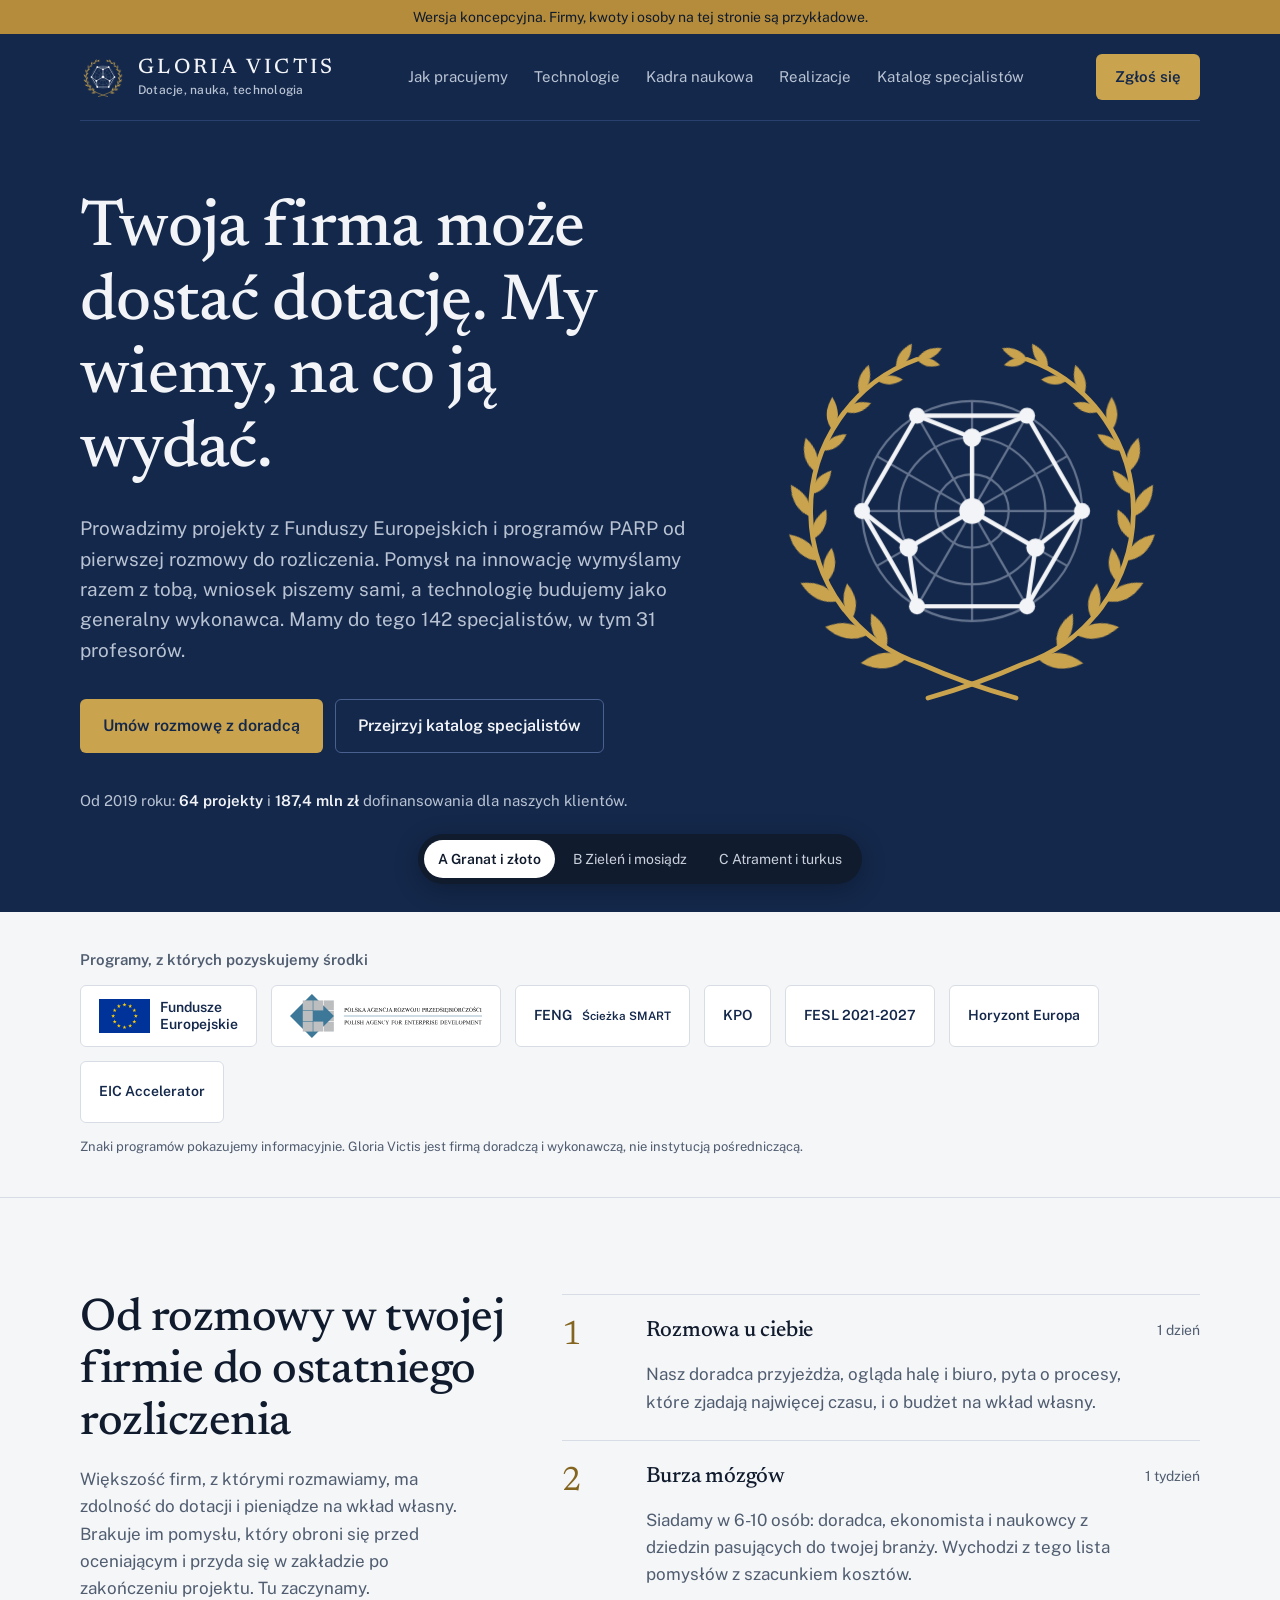
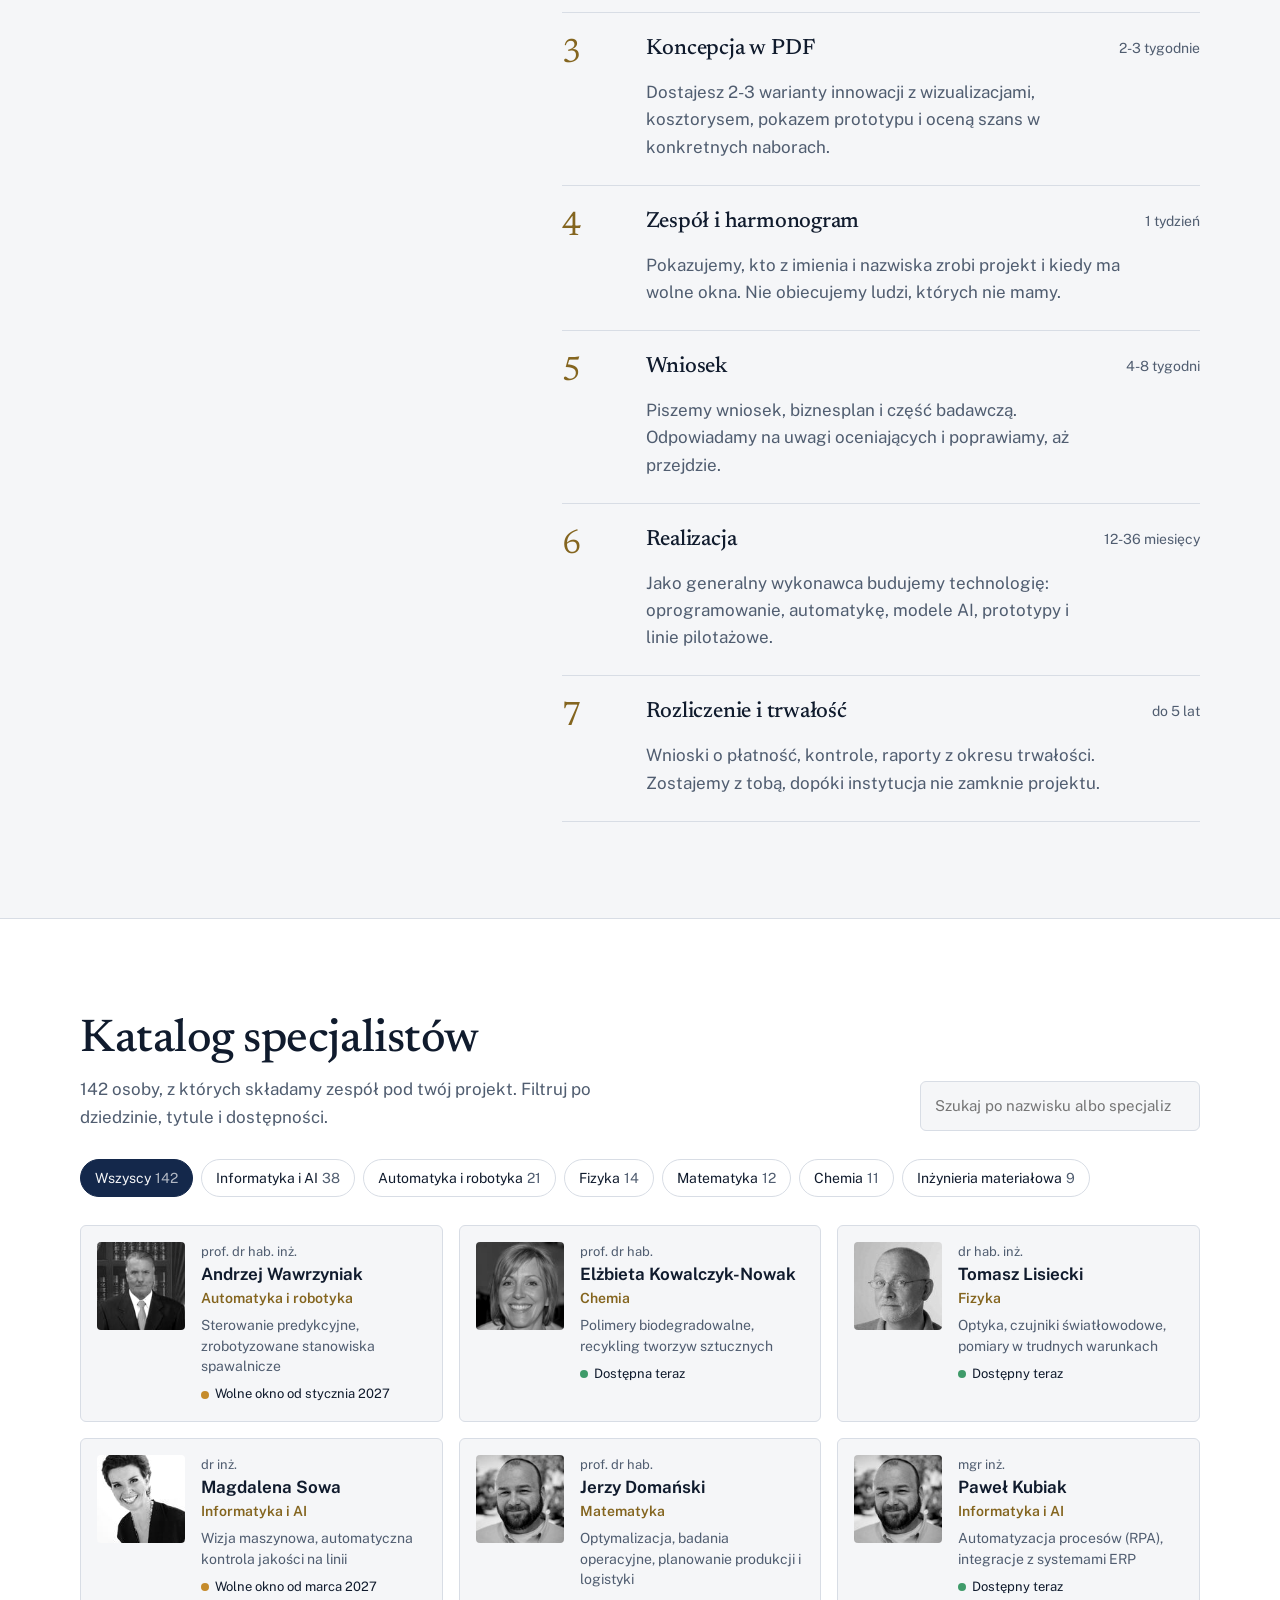
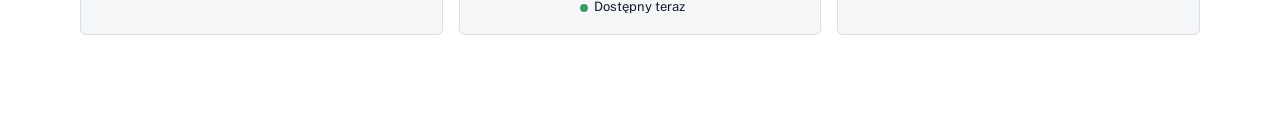
<file: makiety/index.html>
<!doctype html>
<html lang="pl" data-theme="a">
<head>
<meta charset="utf-8">
<meta name="viewport" content="width=device-width, initial-scale=1">
<title>Gloria Victis: makiety</title>
<link rel="stylesheet" href="../assets/fonts/fonts.css">
<style>
:root {
  --maxw: 1200px;
  --gutter: clamp(16px, 4vw, 40px);
  --radius: 6px;
}
[data-theme="a"] {
  --bg: #F5F6F8; --surface: #FFFFFF; --ink: #101B2D; --muted: #505D70; --line: #D8DDE5;
  --brand: #14284B; --accent: #B48C3C; --accent-ink: #84651F;
  --hero-bg: #14284B; --hero-ink: #F2F4F7; --hero-muted: #B9C3D3; --hero-line: #2A4170;
  --gv-laur: #C9A34E; --gv-glob: #C9D3E3; --gv-wezel: #F2F4F7;
  --btn-bg: #C9A34E; --btn-ink: #14284B; --btn2-ink: #F2F4F7; --btn2-line: #4A6190;
  --font-display: "Newsreader Variable", Georgia, serif; --display-weight: 500; --display-track: -0.01em;
  --font-body: "Public Sans Variable", "Segoe UI", sans-serif;
  --tile: #FFFFFF;
}
[data-theme="b"] {
  --bg: #EDF0EA; --surface: #F8F9F5; --ink: #16241D; --muted: #4E5E55; --line: #CCD5CB;
  --brand: #1E4535; --accent: #A4824A; --accent-ink: #7C5F2E;
  --hero-bg: #EDF0EA; --hero-ink: #16241D; --hero-muted: #4E5E55; --hero-line: #CCD5CB;
  --gv-laur: #A4824A; --gv-glob: #1E4535; --gv-wezel: #1E4535;
  --btn-bg: #1E4535; --btn-ink: #F3F5EF; --btn2-ink: #1E4535; --btn2-line: #9FB1A4;
  --font-display: "Marcellus", "Times New Roman", serif; --display-weight: 400; --display-track: 0;
  --font-body: "Source Sans 3 Variable", "Segoe UI", sans-serif;
  --tile: #FFFFFF;
}
[data-theme="c"] {
  --bg: #0C1826; --surface: #12233A; --ink: #ECE9E1; --muted: #9DAEC0; --line: #233A55;
  --brand: #ECE9E1; --accent: #3CC7BC; --accent-ink: #62D7CD;
  --hero-bg: #0C1826; --hero-ink: #ECE9E1; --hero-muted: #9DAEC0; --hero-line: #233A55;
  --gv-laur: #DCD7CB; --gv-glob: #6F86A0; --gv-wezel: #3CC7BC;
  --btn-bg: #3CC7BC; --btn-ink: #0C1826; --btn2-ink: #ECE9E1; --btn2-line: #3A5676;
  --font-display: "Schibsted Grotesk Variable", "Segoe UI", sans-serif; --display-weight: 600; --display-track: -0.025em;
  --font-body: "Schibsted Grotesk Variable", "Segoe UI", sans-serif;
  --tile: #F4F2EC;
}

* { box-sizing: border-box; }
html { -webkit-text-size-adjust: 100%; }
body {
  margin: 0; background: var(--bg); color: var(--ink);
  font-family: var(--font-body); font-size: 17px; line-height: 1.6;
}
img { max-width: 100%; display: block; }
a { color: inherit; }
:focus-visible { outline: 3px solid var(--accent); outline-offset: 3px; }
.wrap { max-width: var(--maxw); margin: 0 auto; padding: 0 var(--gutter); }
h1, h2, h3 { font-family: var(--font-display); font-weight: var(--display-weight); letter-spacing: var(--display-track); line-height: 1.12; margin: 0; }

/* pasek informacyjny o makiecie */
.demo { background: var(--accent); color: #101B2D; font-size: 14px; text-align: center; padding: 6px var(--gutter); }

/* hero z nawigacją */
.hero { background: var(--hero-bg); color: var(--hero-ink); }
.nav { display: flex; align-items: center; justify-content: space-between; gap: 24px; padding: 20px 0; border-bottom: 1px solid var(--hero-line); }
.marka { display: flex; align-items: center; gap: 12px; text-decoration: none; }
.marka svg { width: 46px; height: 46px; }
.marka-nazwa { font-family: var(--font-display); font-size: 21px; letter-spacing: 0.16em; font-weight: var(--display-weight); line-height: 1; }
.marka-nazwa small { display: block; font-family: var(--font-body); font-size: 12px; letter-spacing: 0.02em; color: var(--hero-muted); margin-top: 5px; }
.nav ul { display: flex; gap: 26px; list-style: none; margin: 0; padding: 0; font-size: 15px; }
.nav ul a { text-decoration: none; color: var(--hero-muted); }
.nav ul a:hover { color: var(--hero-ink); }
.btn { display: inline-block; padding: 13px 22px; border-radius: var(--radius); font-weight: 600; font-size: 16px; text-decoration: none; border: 1px solid transparent; cursor: pointer; font-family: var(--font-body); }
.btn-1 { background: var(--btn-bg); color: var(--btn-ink); }
.btn-2 { color: var(--btn2-ink); border-color: var(--btn2-line); }
.nav .btn { padding: 10px 18px; font-size: 15px; }

.hero-grid { display: grid; grid-template-columns: 1.15fr 0.85fr; gap: 48px; align-items: center; padding: 72px 0 84px; }
.hero h1 { font-size: clamp(2.4rem, 5.2vw, 4.1rem); max-width: 15ch; }
.hero .lead { font-size: 19px; color: var(--hero-muted); max-width: 56ch; margin: 26px 0 34px; }
.hero .cta { display: flex; flex-wrap: wrap; gap: 12px; }
.hero .bilans { margin-top: 36px; font-size: 15px; color: var(--hero-muted); }
.hero .bilans b { color: var(--hero-ink); font-weight: 600; }
.hero-emblemat { width: 100%; max-width: 440px; justify-self: center; }
.gv-liscie path { animation: lisc .7s ease-out both; animation-delay: calc(var(--i) * 55ms + 150ms); }
@keyframes lisc { from { opacity: 0; } to { opacity: 1; } }
@media (prefers-reduced-motion: reduce) { .gv-liscie path { animation: none; } }

/* programy */
.programy { padding: 40px 0; border-bottom: 1px solid var(--line); }
.programy-grid { display: flex; flex-wrap: wrap; align-items: center; gap: 14px; }
.programy h2 { font-family: var(--font-body); font-size: 15px; font-weight: 600; color: var(--muted); letter-spacing: 0; margin-bottom: 16px; }
.znak { background: var(--tile); border: 1px solid var(--line); border-radius: var(--radius); height: 62px; padding: 0 18px; display: flex; align-items: center; gap: 10px; color: #14284B; font-size: 14px; font-weight: 600; line-height: 1.2; }
.znak img { height: 30px; width: auto; }
.znak .ue { height: 34px; }
.znak .parp { height: 44px; }
.programy p { font-size: 13px; color: var(--muted); margin: 14px 0 0; }

/* proces */
.sekcja { padding: 96px 0; }
.proces { display: grid; grid-template-columns: 0.8fr 1.2fr; gap: 56px; }
.proces-glowa { position: sticky; top: 32px; align-self: start; }
.proces-glowa h2 { font-size: clamp(2rem, 3.6vw, 2.9rem); }
.proces-glowa p { color: var(--muted); max-width: 40ch; }
.kroki { list-style: none; margin: 0; padding: 0; counter-reset: krok; }
.kroki li { display: grid; grid-template-columns: 64px 1fr auto; gap: 8px 20px; padding: 24px 0; border-top: 1px solid var(--line); counter-increment: krok; }
.kroki li:last-child { border-bottom: 1px solid var(--line); }
.kroki li::before { content: counter(krok); font-family: var(--font-display); font-size: 34px; line-height: 1; color: var(--accent-ink); }
.kroki h3 { font-size: 22px; }
.kroki p { grid-column: 2 / 3; margin: 0; color: var(--muted); }
.kroki .czas { grid-column: 3; grid-row: 1; font-size: 14px; color: var(--muted); white-space: nowrap; }

/* katalog */
.katalog { background: var(--surface); border-top: 1px solid var(--line); }
.katalog-glowa { display: flex; justify-content: space-between; align-items: end; gap: 32px; flex-wrap: wrap; margin-bottom: 28px; }
.katalog-glowa h2 { font-size: clamp(2rem, 3.6vw, 2.9rem); }
.katalog-glowa p { color: var(--muted); margin: 10px 0 0; max-width: 52ch; }
.szukaj { min-width: 280px; padding: 12px 14px; border: 1px solid var(--line); border-radius: var(--radius); background: var(--bg); color: var(--ink); font: inherit; font-size: 15px; }
.filtry { display: flex; flex-wrap: wrap; gap: 8px; margin-bottom: 28px; }
.filtr { border: 1px solid var(--line); background: transparent; color: var(--ink); border-radius: 999px; padding: 7px 14px; font: inherit; font-size: 14px; cursor: pointer; }
.filtr[aria-pressed="true"] { background: var(--brand); border-color: var(--brand); color: var(--bg); }
.filtr span { color: var(--muted); margin-left: 4px; }
.filtr[aria-pressed="true"] span { color: inherit; opacity: .7; }
.osoby { display: grid; grid-template-columns: repeat(3, 1fr); gap: 16px; }
.osoba { display: grid; grid-template-columns: 88px 1fr; gap: 16px; padding: 16px; border: 1px solid var(--line); border-radius: var(--radius); background: var(--bg); }
.osoba img { width: 88px; height: 88px; object-fit: cover; border-radius: 4px; filter: grayscale(1) contrast(1.05); }
.osoba .tytul { font-size: 13px; color: var(--muted); }
.osoba h3 { font-family: var(--font-body); font-size: 17px; font-weight: 650; letter-spacing: 0; line-height: 1.3; }
.osoba .dz { font-size: 14px; color: var(--accent-ink); font-weight: 600; margin-top: 2px; }
.osoba .spec { font-size: 14px; color: var(--muted); margin: 6px 0 0; line-height: 1.45; }
.osoba .dost { font-size: 13px; margin-top: 8px; display: flex; align-items: center; gap: 6px; }
.osoba .dost::before { content: ""; width: 8px; height: 8px; border-radius: 50%; background: #3F9B6A; }
.osoba .dost.pozniej::before { background: #C58B2B; }

/* przełącznik makiet */
.przelacznik { position: fixed; left: 50%; bottom: 16px; transform: translateX(-50%); background: #101B2D; color: #fff; border-radius: 999px; padding: 6px; display: flex; gap: 4px; box-shadow: 0 6px 24px rgba(0,0,0,.25); z-index: 10; font-size: 14px; }
.przelacznik button { background: transparent; color: #C9D1DC; border: 0; border-radius: 999px; padding: 8px 14px; font: inherit; cursor: pointer; white-space: nowrap; }
.przelacznik button[aria-pressed="true"] { background: #fff; color: #101B2D; font-weight: 600; }

@media (max-width: 960px) {
  .nav ul { display: none; }
  .hero-grid, .proces { grid-template-columns: 1fr; }
  .hero-emblemat { max-width: 260px; order: -1; justify-self: start; }
  .proces-glowa { position: static; }
  .osoby { grid-template-columns: 1fr; }
  .przelacznik { font-size: 12px; }
  .przelacznik button { padding: 8px 10px; }
}
@media (max-width: 560px) {
  .kroki li { grid-template-columns: 44px 1fr; }
  .kroki .czas { grid-column: 2; grid-row: auto; }
  .kroki li::before { font-size: 26px; }
  .szukaj { min-width: 0; width: 100%; }
  .przelacznik .opis { display: none; }
}
</style>
</head>
<body>
<svg width="0" height="0" style="position:absolute" aria-hidden="true"><!--EMBLEMAT-SYMBOL--><symbol id="gv-emblemat" viewBox="0 0 240 240"><g class="gv-wieniec" fill="var(--gv-laur, #b8954a)" stroke="var(--gv-laur, #b8954a)" stroke-width="0"><g fill="none" stroke-width="2.6" stroke-linecap="round"><path class="gv-lodyga" d="M89.9 37.3A88 88 0 0 0 92.8 203.7Q116.0 214.0 144.0 222.0"/><path class="gv-lodyga" d="M150.1 37.3A88 88 0 0 1 147.2 203.7Q124.0 214.0 96.0 222.0"/></g><g class="gv-liscie"><path style="--i:0" d="M0 0Q11.2 -8.5 25.0 0Q11.2 8.5 0 0Z" transform="translate(84.2 200.4) rotate(174.0)"/><path style="--i:1" d="M0 0Q9.2 -7.0 20.5 0Q9.2 7.0 0 0Z" transform="translate(73.4 194.6) rotate(246.0)"/><path style="--i:2" d="M0 0Q10.7 -8.1 23.9 0Q10.7 8.1 0 0Z" transform="translate(63.4 187.4) rotate(190.0)"/><path style="--i:3" d="M0 0Q8.8 -6.7 19.6 0Q8.8 6.7 0 0Z" transform="translate(54.6 178.9) rotate(262.0)"/><path style="--i:4" d="M0 0Q10.2 -7.7 22.8 0Q10.2 7.7 0 0Z" transform="translate(47.0 169.2) rotate(206.0)"/><path style="--i:5" d="M0 0Q8.4 -6.3 18.7 0Q8.4 6.3 0 0Z" transform="translate(40.9 158.6) rotate(278.0)"/><path style="--i:6" d="M0 0Q9.7 -7.4 21.6 0Q9.7 7.4 0 0Z" transform="translate(36.3 147.2) rotate(222.0)"/><path style="--i:7" d="M0 0Q8.0 -6.0 17.7 0Q8.0 6.0 0 0Z" transform="translate(33.3 135.3) rotate(294.0)"/><path style="--i:8" d="M0 0Q9.2 -7.0 20.5 0Q9.2 7.0 0 0Z" transform="translate(32.1 123.1) rotate(238.0)"/><path style="--i:9" d="M0 0Q7.6 -5.7 16.8 0Q7.6 5.7 0 0Z" transform="translate(32.5 110.8) rotate(310.0)"/><path style="--i:10" d="M0 0Q8.7 -6.6 19.4 0Q8.7 6.6 0 0Z" transform="translate(34.6 98.7) rotate(254.0)"/><path style="--i:11" d="M0 0Q7.1 -5.4 15.9 0Q7.1 5.4 0 0Z" transform="translate(38.4 87.0) rotate(326.0)"/><path style="--i:12" d="M0 0Q8.2 -6.2 18.2 0Q8.2 6.2 0 0Z" transform="translate(43.8 76.0) rotate(270.0)"/><path style="--i:13" d="M0 0Q6.7 -5.1 15.0 0Q6.7 5.1 0 0Z" transform="translate(50.7 65.8) rotate(342.0)"/><path style="--i:14" d="M0 0Q7.7 -5.8 17.1 0Q7.7 5.8 0 0Z" transform="translate(58.9 56.7) rotate(286.0)"/><path style="--i:15" d="M0 0Q6.3 -4.8 14.0 0Q6.3 4.8 0 0Z" transform="translate(68.3 48.8) rotate(358.0)"/><path style="--i:16" d="M0 0Q7.2 -5.4 16.0 0Q7.2 5.4 0 0Z" transform="translate(78.7 42.3) rotate(302.0)"/><path style="--i:17" d="M0 0Q5.9 -4.5 13.1 0Q5.9 4.5 0 0Z" transform="translate(89.9 37.3) rotate(374.0)"/><path style="--i:18" d="M0 0Q6.8 -5.0 15.0 0Q6.8 5.0 0 0Z" transform="translate(89.9 37.3) rotate(336.0)"/><path style="--i:0" d="M0 0Q11.2 -8.5 25.0 0Q11.2 8.5 0 0Z" transform="translate(155.8 200.4) rotate(6.0)"/><path style="--i:1" d="M0 0Q9.2 -7.0 20.5 0Q9.2 7.0 0 0Z" transform="translate(166.6 194.6) rotate(-66.0)"/><path style="--i:2" d="M0 0Q10.7 -8.1 23.9 0Q10.7 8.1 0 0Z" transform="translate(176.6 187.4) rotate(-10.0)"/><path style="--i:3" d="M0 0Q8.8 -6.7 19.6 0Q8.8 6.7 0 0Z" transform="translate(185.4 178.9) rotate(-82.0)"/><path style="--i:4" d="M0 0Q10.2 -7.7 22.8 0Q10.2 7.7 0 0Z" transform="translate(193.0 169.2) rotate(-26.0)"/><path style="--i:5" d="M0 0Q8.4 -6.3 18.7 0Q8.4 6.3 0 0Z" transform="translate(199.1 158.6) rotate(-98.0)"/><path style="--i:6" d="M0 0Q9.7 -7.4 21.6 0Q9.7 7.4 0 0Z" transform="translate(203.7 147.2) rotate(-42.0)"/><path style="--i:7" d="M0 0Q8.0 -6.0 17.7 0Q8.0 6.0 0 0Z" transform="translate(206.7 135.3) rotate(-114.0)"/><path style="--i:8" d="M0 0Q9.2 -7.0 20.5 0Q9.2 7.0 0 0Z" transform="translate(207.9 123.1) rotate(-58.0)"/><path style="--i:9" d="M0 0Q7.6 -5.7 16.8 0Q7.6 5.7 0 0Z" transform="translate(207.5 110.8) rotate(-130.0)"/><path style="--i:10" d="M0 0Q8.7 -6.6 19.4 0Q8.7 6.6 0 0Z" transform="translate(205.4 98.7) rotate(-74.0)"/><path style="--i:11" d="M0 0Q7.1 -5.4 15.9 0Q7.1 5.4 0 0Z" transform="translate(201.6 87.0) rotate(-146.0)"/><path style="--i:12" d="M0 0Q8.2 -6.2 18.2 0Q8.2 6.2 0 0Z" transform="translate(196.2 76.0) rotate(-90.0)"/><path style="--i:13" d="M0 0Q6.7 -5.1 15.0 0Q6.7 5.1 0 0Z" transform="translate(189.3 65.8) rotate(-162.0)"/><path style="--i:14" d="M0 0Q7.7 -5.8 17.1 0Q7.7 5.8 0 0Z" transform="translate(181.1 56.7) rotate(-106.0)"/><path style="--i:15" d="M0 0Q6.3 -4.8 14.0 0Q6.3 4.8 0 0Z" transform="translate(171.7 48.8) rotate(-178.0)"/><path style="--i:16" d="M0 0Q7.2 -5.4 16.0 0Q7.2 5.4 0 0Z" transform="translate(161.3 42.3) rotate(-122.0)"/><path style="--i:17" d="M0 0Q5.9 -4.5 13.1 0Q5.9 4.5 0 0Z" transform="translate(150.1 37.3) rotate(-194.0)"/><path style="--i:18" d="M0 0Q6.8 -5.0 15.0 0Q6.8 5.0 0 0Z" transform="translate(150.1 37.3) rotate(-156.0)"/></g></g><g class="gv-glob" fill="none" stroke="var(--gv-glob, #1d3557)" stroke-width="1.2" opacity=".45"><circle cx="120" cy="120" r="20"/><circle cx="120" cy="120" r="40"/><circle cx="120" cy="120" r="60"/><path d="M120 120L180.0 120.0"/><path d="M120 120L172.0 150.0"/><path d="M120 120L150.0 172.0"/><path d="M120 120L120.0 180.0"/><path d="M120 120L90.0 172.0"/><path d="M120 120L68.0 150.0"/><path d="M120 120L60.0 120.0"/><path d="M120 120L68.0 90.0"/><path d="M120 120L90.0 68.0"/><path d="M120 120L120.0 60.0"/><path d="M120 120L150.0 68.0"/><path d="M120 120L172.0 90.0"/></g><g class="gv-siec" fill="none" stroke="var(--gv-wezel, #1d3557)" stroke-width="2.4" stroke-linecap="round"><path d="M120.0 120.0L120.0 80.0"/><path d="M120.0 120.0L154.6 140.0"/><path d="M120.0 120.0L85.4 140.0"/><path d="M120.0 80.0L90.0 68.0"/><path d="M120.0 80.0L150.0 68.0"/><path d="M154.6 140.0L180.0 120.0"/><path d="M154.6 140.0L150.0 172.0"/><path d="M85.4 140.0L90.0 172.0"/><path d="M85.4 140.0L60.0 120.0"/><path d="M90.0 68.0L150.0 68.0"/><path d="M150.0 68.0L180.0 120.0"/><path d="M180.0 120.0L150.0 172.0"/><path d="M150.0 172.0L90.0 172.0"/><path d="M90.0 172.0L60.0 120.0"/><path d="M60.0 120.0L90.0 68.0"/></g><g class="gv-wezly" fill="var(--gv-wezel, #1d3557)"><circle cx="120.0" cy="120.0" r="7"/><circle cx="120.0" cy="80.0" r="5"/><circle cx="154.6" cy="140.0" r="5"/><circle cx="85.4" cy="140.0" r="5"/><circle cx="90.0" cy="68.0" r="4.4"/><circle cx="150.0" cy="68.0" r="4.4"/><circle cx="180.0" cy="120.0" r="4.4"/><circle cx="150.0" cy="172.0" r="4.4"/><circle cx="90.0" cy="172.0" r="4.4"/><circle cx="60.0" cy="120.0" r="4.4"/></g></symbol><!--/EMBLEMAT-SYMBOL--></svg>

<div class="demo">Wersja koncepcyjna. Firmy, kwoty i osoby na tej stronie są przykładowe.</div>

<header class="hero">
  <div class="wrap">
    <nav class="nav" aria-label="Główna">
      <a class="marka" href="#">
        <svg viewBox="0 0 240 240" aria-hidden="true"><use href="#gv-emblemat"/></svg>
        <span class="marka-nazwa">GLORIA VICTIS<small>Dotacje, nauka, technologia</small></span>
      </a>
      <ul>
        <li><a href="#proces">Jak pracujemy</a></li>
        <li><a href="#">Technologie</a></li>
        <li><a href="#">Kadra naukowa</a></li>
        <li><a href="#">Realizacje</a></li>
        <li><a href="#katalog">Katalog specjalistów</a></li>
      </ul>
      <a class="btn btn-1" href="#">Zgłoś się</a>
    </nav>
    <div class="hero-grid">
      <div>
        <h1>Twoja firma może dostać dotację. My wiemy, na co ją wydać.</h1>
        <p class="lead">Prowadzimy projekty z Funduszy Europejskich i programów PARP od pierwszej rozmowy do rozliczenia. Pomysł na innowację wymyślamy razem z tobą, wniosek piszemy sami, a technologię budujemy jako generalny wykonawca. Mamy do tego 142 specjalistów, w tym 31 profesorów.</p>
        <div class="cta">
          <a class="btn btn-1" href="#">Umów rozmowę z doradcą</a>
          <a class="btn btn-2" href="#katalog">Przejrzyj katalog specjalistów</a>
        </div>
        <p class="bilans">Od 2019 roku: <b>64 projekty</b> i <b>187,4 mln zł</b> dofinansowania dla naszych klientów.</p>
      </div>
      <svg class="hero-emblemat" viewBox="0 0 240 240" role="img" aria-label="Emblemat Gloria Victis: wieniec laurowy wokół globu z siecią węzłów"><!--EMBLEMAT-G--><g class="gv-wieniec" fill="var(--gv-laur, #b8954a)" stroke="var(--gv-laur, #b8954a)" stroke-width="0"><g fill="none" stroke-width="2.6" stroke-linecap="round"><path class="gv-lodyga" d="M89.9 37.3A88 88 0 0 0 92.8 203.7Q116.0 214.0 144.0 222.0"/><path class="gv-lodyga" d="M150.1 37.3A88 88 0 0 1 147.2 203.7Q124.0 214.0 96.0 222.0"/></g><g class="gv-liscie"><path style="--i:0" d="M0 0Q11.2 -8.5 25.0 0Q11.2 8.5 0 0Z" transform="translate(84.2 200.4) rotate(174.0)"/><path style="--i:1" d="M0 0Q9.2 -7.0 20.5 0Q9.2 7.0 0 0Z" transform="translate(73.4 194.6) rotate(246.0)"/><path style="--i:2" d="M0 0Q10.7 -8.1 23.9 0Q10.7 8.1 0 0Z" transform="translate(63.4 187.4) rotate(190.0)"/><path style="--i:3" d="M0 0Q8.8 -6.7 19.6 0Q8.8 6.7 0 0Z" transform="translate(54.6 178.9) rotate(262.0)"/><path style="--i:4" d="M0 0Q10.2 -7.7 22.8 0Q10.2 7.7 0 0Z" transform="translate(47.0 169.2) rotate(206.0)"/><path style="--i:5" d="M0 0Q8.4 -6.3 18.7 0Q8.4 6.3 0 0Z" transform="translate(40.9 158.6) rotate(278.0)"/><path style="--i:6" d="M0 0Q9.7 -7.4 21.6 0Q9.7 7.4 0 0Z" transform="translate(36.3 147.2) rotate(222.0)"/><path style="--i:7" d="M0 0Q8.0 -6.0 17.7 0Q8.0 6.0 0 0Z" transform="translate(33.3 135.3) rotate(294.0)"/><path style="--i:8" d="M0 0Q9.2 -7.0 20.5 0Q9.2 7.0 0 0Z" transform="translate(32.1 123.1) rotate(238.0)"/><path style="--i:9" d="M0 0Q7.6 -5.7 16.8 0Q7.6 5.7 0 0Z" transform="translate(32.5 110.8) rotate(310.0)"/><path style="--i:10" d="M0 0Q8.7 -6.6 19.4 0Q8.7 6.6 0 0Z" transform="translate(34.6 98.7) rotate(254.0)"/><path style="--i:11" d="M0 0Q7.1 -5.4 15.9 0Q7.1 5.4 0 0Z" transform="translate(38.4 87.0) rotate(326.0)"/><path style="--i:12" d="M0 0Q8.2 -6.2 18.2 0Q8.2 6.2 0 0Z" transform="translate(43.8 76.0) rotate(270.0)"/><path style="--i:13" d="M0 0Q6.7 -5.1 15.0 0Q6.7 5.1 0 0Z" transform="translate(50.7 65.8) rotate(342.0)"/><path style="--i:14" d="M0 0Q7.7 -5.8 17.1 0Q7.7 5.8 0 0Z" transform="translate(58.9 56.7) rotate(286.0)"/><path style="--i:15" d="M0 0Q6.3 -4.8 14.0 0Q6.3 4.8 0 0Z" transform="translate(68.3 48.8) rotate(358.0)"/><path style="--i:16" d="M0 0Q7.2 -5.4 16.0 0Q7.2 5.4 0 0Z" transform="translate(78.7 42.3) rotate(302.0)"/><path style="--i:17" d="M0 0Q5.9 -4.5 13.1 0Q5.9 4.5 0 0Z" transform="translate(89.9 37.3) rotate(374.0)"/><path style="--i:18" d="M0 0Q6.8 -5.0 15.0 0Q6.8 5.0 0 0Z" transform="translate(89.9 37.3) rotate(336.0)"/><path style="--i:0" d="M0 0Q11.2 -8.5 25.0 0Q11.2 8.5 0 0Z" transform="translate(155.8 200.4) rotate(6.0)"/><path style="--i:1" d="M0 0Q9.2 -7.0 20.5 0Q9.2 7.0 0 0Z" transform="translate(166.6 194.6) rotate(-66.0)"/><path style="--i:2" d="M0 0Q10.7 -8.1 23.9 0Q10.7 8.1 0 0Z" transform="translate(176.6 187.4) rotate(-10.0)"/><path style="--i:3" d="M0 0Q8.8 -6.7 19.6 0Q8.8 6.7 0 0Z" transform="translate(185.4 178.9) rotate(-82.0)"/><path style="--i:4" d="M0 0Q10.2 -7.7 22.8 0Q10.2 7.7 0 0Z" transform="translate(193.0 169.2) rotate(-26.0)"/><path style="--i:5" d="M0 0Q8.4 -6.3 18.7 0Q8.4 6.3 0 0Z" transform="translate(199.1 158.6) rotate(-98.0)"/><path style="--i:6" d="M0 0Q9.7 -7.4 21.6 0Q9.7 7.4 0 0Z" transform="translate(203.7 147.2) rotate(-42.0)"/><path style="--i:7" d="M0 0Q8.0 -6.0 17.7 0Q8.0 6.0 0 0Z" transform="translate(206.7 135.3) rotate(-114.0)"/><path style="--i:8" d="M0 0Q9.2 -7.0 20.5 0Q9.2 7.0 0 0Z" transform="translate(207.9 123.1) rotate(-58.0)"/><path style="--i:9" d="M0 0Q7.6 -5.7 16.8 0Q7.6 5.7 0 0Z" transform="translate(207.5 110.8) rotate(-130.0)"/><path style="--i:10" d="M0 0Q8.7 -6.6 19.4 0Q8.7 6.6 0 0Z" transform="translate(205.4 98.7) rotate(-74.0)"/><path style="--i:11" d="M0 0Q7.1 -5.4 15.9 0Q7.1 5.4 0 0Z" transform="translate(201.6 87.0) rotate(-146.0)"/><path style="--i:12" d="M0 0Q8.2 -6.2 18.2 0Q8.2 6.2 0 0Z" transform="translate(196.2 76.0) rotate(-90.0)"/><path style="--i:13" d="M0 0Q6.7 -5.1 15.0 0Q6.7 5.1 0 0Z" transform="translate(189.3 65.8) rotate(-162.0)"/><path style="--i:14" d="M0 0Q7.7 -5.8 17.1 0Q7.7 5.8 0 0Z" transform="translate(181.1 56.7) rotate(-106.0)"/><path style="--i:15" d="M0 0Q6.3 -4.8 14.0 0Q6.3 4.8 0 0Z" transform="translate(171.7 48.8) rotate(-178.0)"/><path style="--i:16" d="M0 0Q7.2 -5.4 16.0 0Q7.2 5.4 0 0Z" transform="translate(161.3 42.3) rotate(-122.0)"/><path style="--i:17" d="M0 0Q5.9 -4.5 13.1 0Q5.9 4.5 0 0Z" transform="translate(150.1 37.3) rotate(-194.0)"/><path style="--i:18" d="M0 0Q6.8 -5.0 15.0 0Q6.8 5.0 0 0Z" transform="translate(150.1 37.3) rotate(-156.0)"/></g></g><g class="gv-glob" fill="none" stroke="var(--gv-glob, #1d3557)" stroke-width="1.2" opacity=".45"><circle cx="120" cy="120" r="20"/><circle cx="120" cy="120" r="40"/><circle cx="120" cy="120" r="60"/><path d="M120 120L180.0 120.0"/><path d="M120 120L172.0 150.0"/><path d="M120 120L150.0 172.0"/><path d="M120 120L120.0 180.0"/><path d="M120 120L90.0 172.0"/><path d="M120 120L68.0 150.0"/><path d="M120 120L60.0 120.0"/><path d="M120 120L68.0 90.0"/><path d="M120 120L90.0 68.0"/><path d="M120 120L120.0 60.0"/><path d="M120 120L150.0 68.0"/><path d="M120 120L172.0 90.0"/></g><g class="gv-siec" fill="none" stroke="var(--gv-wezel, #1d3557)" stroke-width="2.4" stroke-linecap="round"><path d="M120.0 120.0L120.0 80.0"/><path d="M120.0 120.0L154.6 140.0"/><path d="M120.0 120.0L85.4 140.0"/><path d="M120.0 80.0L90.0 68.0"/><path d="M120.0 80.0L150.0 68.0"/><path d="M154.6 140.0L180.0 120.0"/><path d="M154.6 140.0L150.0 172.0"/><path d="M85.4 140.0L90.0 172.0"/><path d="M85.4 140.0L60.0 120.0"/><path d="M90.0 68.0L150.0 68.0"/><path d="M150.0 68.0L180.0 120.0"/><path d="M180.0 120.0L150.0 172.0"/><path d="M150.0 172.0L90.0 172.0"/><path d="M90.0 172.0L60.0 120.0"/><path d="M60.0 120.0L90.0 68.0"/></g><g class="gv-wezly" fill="var(--gv-wezel, #1d3557)"><circle cx="120.0" cy="120.0" r="7"/><circle cx="120.0" cy="80.0" r="5"/><circle cx="154.6" cy="140.0" r="5"/><circle cx="85.4" cy="140.0" r="5"/><circle cx="90.0" cy="68.0" r="4.4"/><circle cx="150.0" cy="68.0" r="4.4"/><circle cx="180.0" cy="120.0" r="4.4"/><circle cx="150.0" cy="172.0" r="4.4"/><circle cx="90.0" cy="172.0" r="4.4"/><circle cx="60.0" cy="120.0" r="4.4"/></g><!--/EMBLEMAT-G--></svg>
    </div>
  </div>
</header>

<section class="programy">
  <div class="wrap">
    <h2>Programy, z których pozyskujemy środki</h2>
    <div class="programy-grid">
      <div class="znak"><img class="ue" src="../assets/loga/flaga-ue.svg" alt="Flaga Unii Europejskiej">Fundusze<br>Europejskie</div>
      <div class="znak"><img class="parp" src="../assets/loga/parp.svg" alt="PARP, Polska Agencja Rozwoju Przedsiębiorczości"></div>
      <div class="znak">FENG<br><small>Ścieżka SMART</small></div>
      <div class="znak">KPO</div>
      <div class="znak">FESL 2021-2027</div>
      <div class="znak">Horyzont Europa</div>
      <div class="znak">EIC Accelerator</div>
    </div>
    <p>Znaki programów pokazujemy informacyjnie. Gloria Victis jest firmą doradczą i wykonawczą, nie instytucją pośredniczącą.</p>
  </div>
</section>

<section class="sekcja" id="proces">
  <div class="wrap proces">
    <div class="proces-glowa">
      <h2>Od rozmowy w twojej firmie do ostatniego rozliczenia</h2>
      <p>Większość firm, z którymi rozmawiamy, ma zdolność do dotacji i pieniądze na wkład własny. Brakuje im pomysłu, który obroni się przed oceniającym i przyda się w zakładzie po zakończeniu projektu. Tu zaczynamy.</p>
    </div>
    <ol class="kroki">
      <li><h3>Rozmowa u ciebie</h3><span class="czas">1 dzień</span><p>Nasz doradca przyjeżdża, ogląda halę i biuro, pyta o procesy, które zjadają najwięcej czasu, i o budżet na wkład własny.</p></li>
      <li><h3>Burza mózgów</h3><span class="czas">1 tydzień</span><p>Siadamy w 6-10 osób: doradca, ekonomista i naukowcy z dziedzin pasujących do twojej branży. Wychodzi z tego lista pomysłów z szacunkiem kosztów.</p></li>
      <li><h3>Koncepcja w PDF</h3><span class="czas">2-3 tygodnie</span><p>Dostajesz 2-3 warianty innowacji z wizualizacjami, kosztorysem, pokazem prototypu i oceną szans w konkretnych naborach.</p></li>
      <li><h3>Zespół i harmonogram</h3><span class="czas">1 tydzień</span><p>Pokazujemy, kto z imienia i nazwiska zrobi projekt i kiedy ma wolne okna. Nie obiecujemy ludzi, których nie mamy.</p></li>
      <li><h3>Wniosek</h3><span class="czas">4-8 tygodni</span><p>Piszemy wniosek, biznesplan i część badawczą. Odpowiadamy na uwagi oceniających i poprawiamy, aż przejdzie.</p></li>
      <li><h3>Realizacja</h3><span class="czas">12-36 miesięcy</span><p>Jako generalny wykonawca budujemy technologię: oprogramowanie, automatykę, modele AI, prototypy i linie pilotażowe.</p></li>
      <li><h3>Rozliczenie i trwałość</h3><span class="czas">do 5 lat</span><p>Wnioski o płatność, kontrole, raporty z okresu trwałości. Zostajemy z tobą, dopóki instytucja nie zamknie projektu.</p></li>
    </ol>
  </div>
</section>

<section class="sekcja katalog" id="katalog">
  <div class="wrap">
    <div class="katalog-glowa">
      <div>
        <h2>Katalog specjalistów</h2>
        <p>142 osoby, z których składamy zespół pod twój projekt. Filtruj po dziedzinie, tytule i dostępności.</p>
      </div>
      <input class="szukaj" type="search" placeholder="Szukaj po nazwisku albo specjalizacji" aria-label="Szukaj specjalisty">
    </div>
    <div class="filtry" role="group" aria-label="Dziedziny">
      <button class="filtr" aria-pressed="true">Wszyscy<span>142</span></button>
      <button class="filtr" aria-pressed="false">Informatyka i AI<span>38</span></button>
      <button class="filtr" aria-pressed="false">Automatyka i robotyka<span>21</span></button>
      <button class="filtr" aria-pressed="false">Fizyka<span>14</span></button>
      <button class="filtr" aria-pressed="false">Matematyka<span>12</span></button>
      <button class="filtr" aria-pressed="false">Chemia<span>11</span></button>
      <button class="filtr" aria-pressed="false">Inżynieria materiałowa<span>9</span></button>
    </div>
    <div class="osoby">
      <article class="osoba"><img src="../assets/img/ludzie/m13.jpg" alt=""><div><div class="tytul">prof. dr hab. inż.</div><h3>Andrzej Wawrzyniak</h3><div class="dz">Automatyka i robotyka</div><p class="spec">Sterowanie predykcyjne, zrobotyzowane stanowiska spawalnicze</p><div class="dost pozniej">Wolne okno od stycznia 2027</div></div></article>
      <article class="osoba"><img src="../assets/img/ludzie/k14.jpg" alt=""><div><div class="tytul">prof. dr hab.</div><h3>Elżbieta Kowalczyk-Nowak</h3><div class="dz">Chemia</div><p class="spec">Polimery biodegradowalne, recykling tworzyw sztucznych</p><div class="dost">Dostępna teraz</div></div></article>
      <article class="osoba"><img src="../assets/img/ludzie/m21.jpg" alt=""><div><div class="tytul">dr hab. inż.</div><h3>Tomasz Lisiecki</h3><div class="dz">Fizyka</div><p class="spec">Optyka, czujniki światłowodowe, pomiary w trudnych warunkach</p><div class="dost">Dostępny teraz</div></div></article>
      <article class="osoba"><img src="../assets/img/ludzie/k23.jpg" alt=""><div><div class="tytul">dr inż.</div><h3>Magdalena Sowa</h3><div class="dz">Informatyka i AI</div><p class="spec">Wizja maszynowa, automatyczna kontrola jakości na linii</p><div class="dost pozniej">Wolne okno od marca 2027</div></div></article>
      <article class="osoba"><img src="../assets/img/ludzie/m66.jpg" alt=""><div><div class="tytul">prof. dr hab.</div><h3>Jerzy Domański</h3><div class="dz">Matematyka</div><p class="spec">Optymalizacja, badania operacyjne, planowanie produkcji i logistyki</p><div class="dost">Dostępny teraz</div></div></article>
      <article class="osoba"><img src="../assets/img/ludzie/m31.jpg" alt=""><div><div class="tytul">mgr inż.</div><h3>Paweł Kubiak</h3><div class="dz">Informatyka i AI</div><p class="spec">Automatyzacja procesów (RPA), integracje z systemami ERP</p><div class="dost">Dostępny teraz</div></div></article>
    </div>
  </div>
</section>

<div class="przelacznik" role="group" aria-label="Wybór makiety">
  <button data-t="a">A<span class="opis"> Granat i złoto</span></button>
  <button data-t="b">B<span class="opis"> Zieleń i mosiądz</span></button>
  <button data-t="c">C<span class="opis"> Atrament i turkus</span></button>
</div>

<script>
  const ustaw = t => {
    document.documentElement.dataset.theme = t;
    document.querySelectorAll('.przelacznik button').forEach(b => b.setAttribute('aria-pressed', b.dataset.t === t));
    history.replaceState(null, '', '#' + t);
  };
  document.querySelectorAll('.przelacznik button').forEach(b => b.addEventListener('click', () => ustaw(b.dataset.t)));
  ustaw(['a', 'b', 'c'].includes(location.hash.slice(1)) ? location.hash.slice(1) : 'a');
</script>
</body>
</html>
</file>
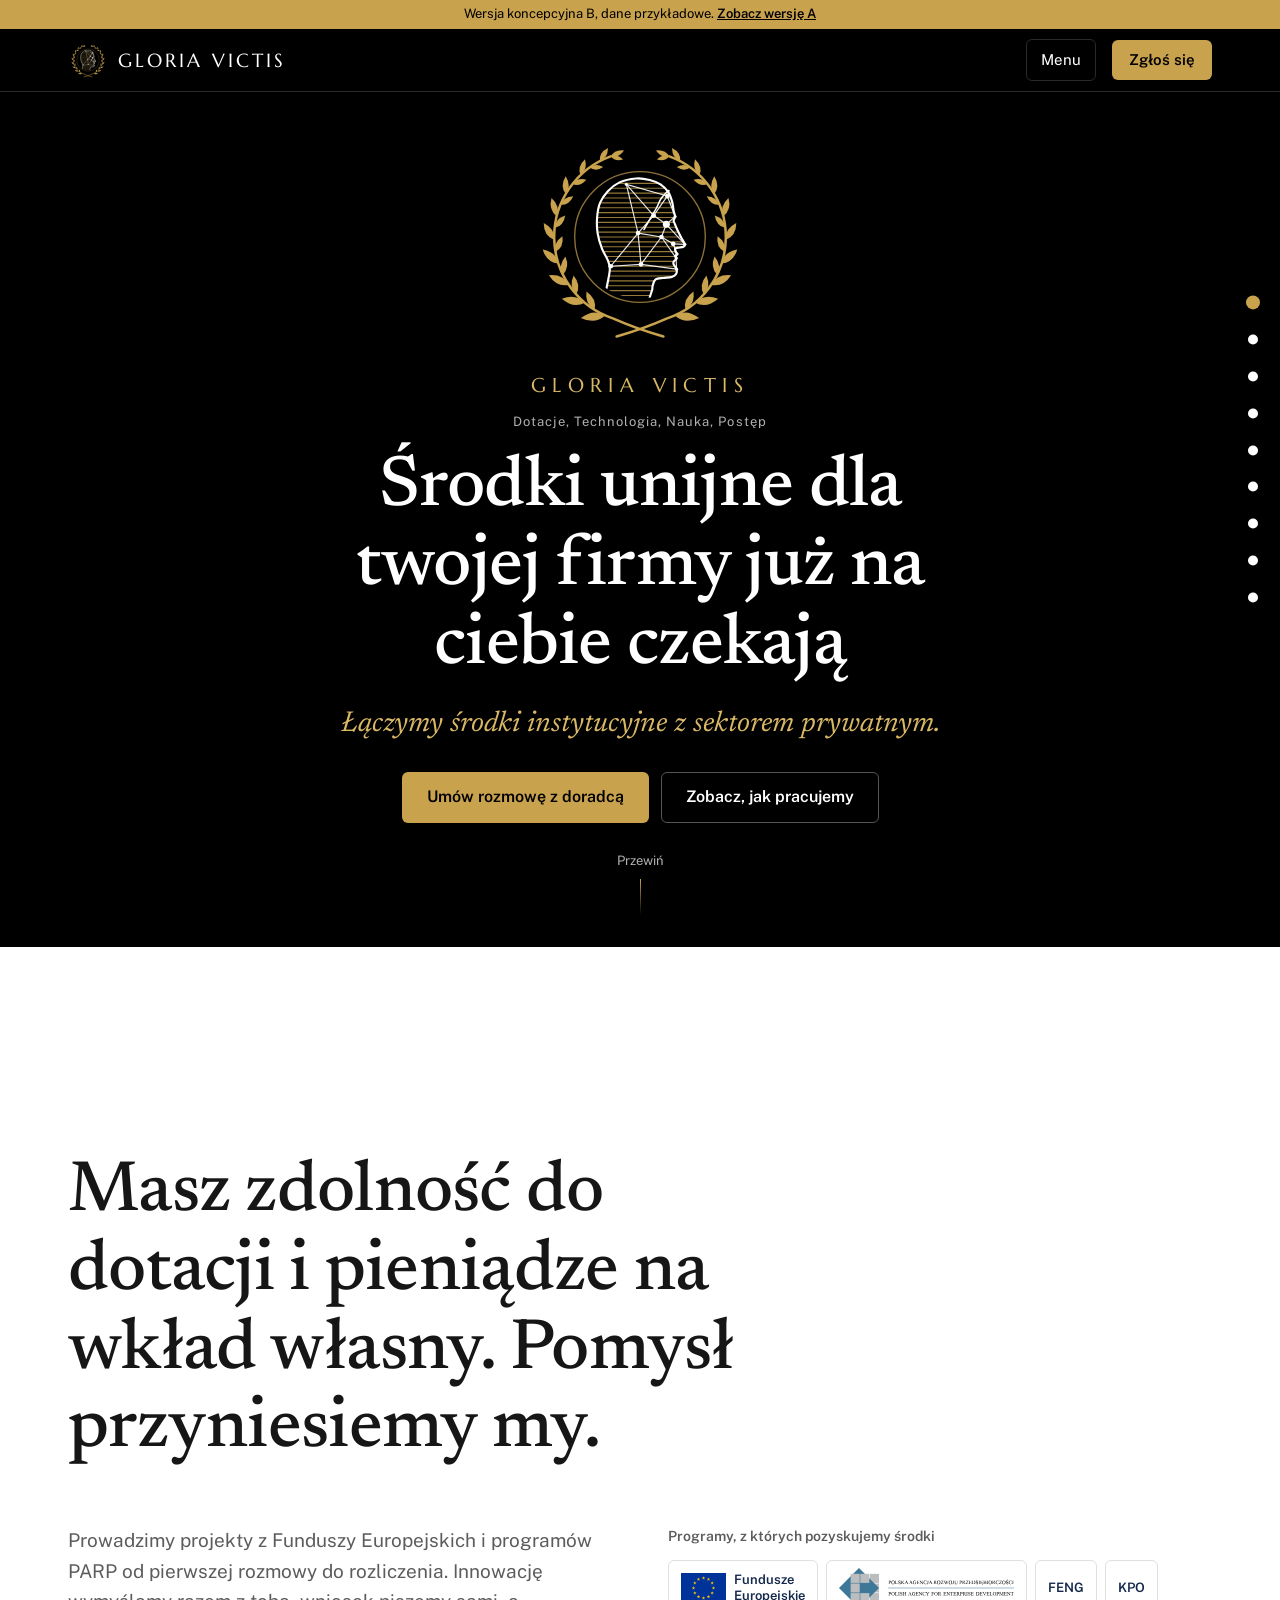
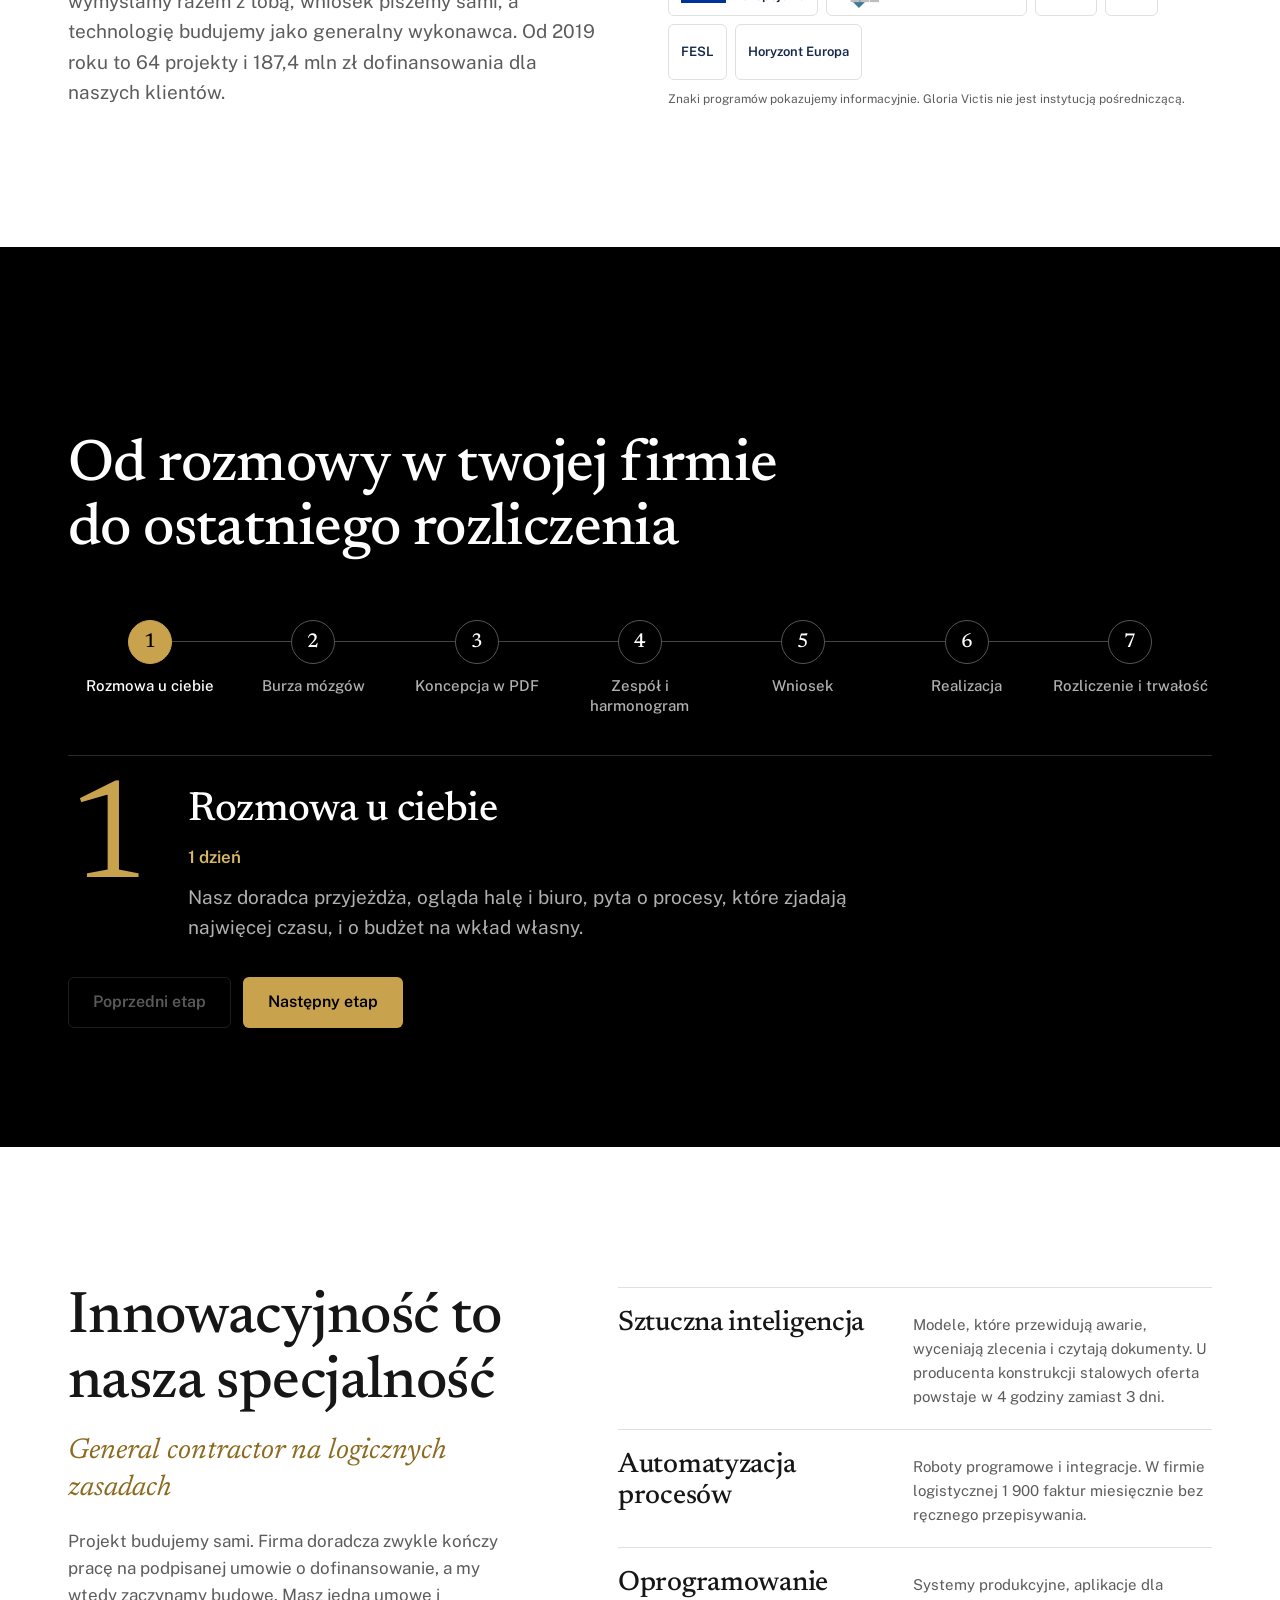
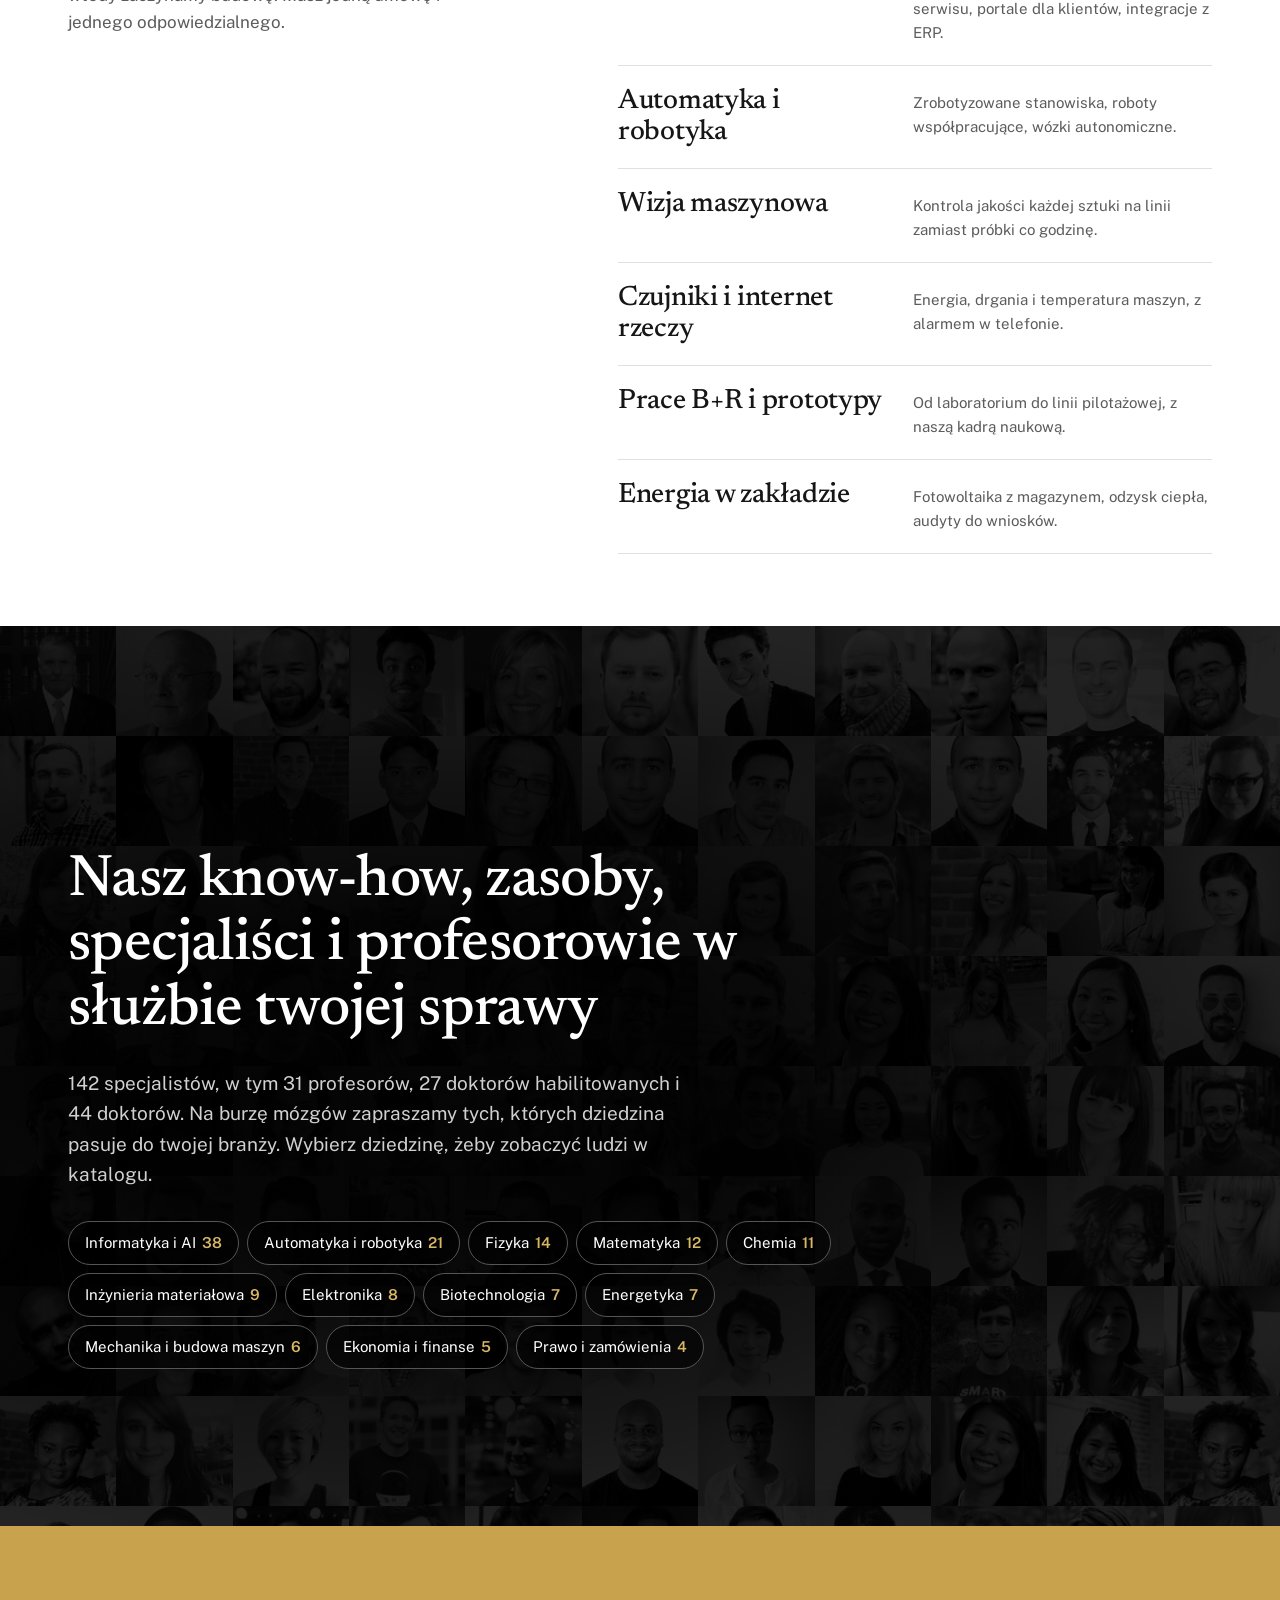
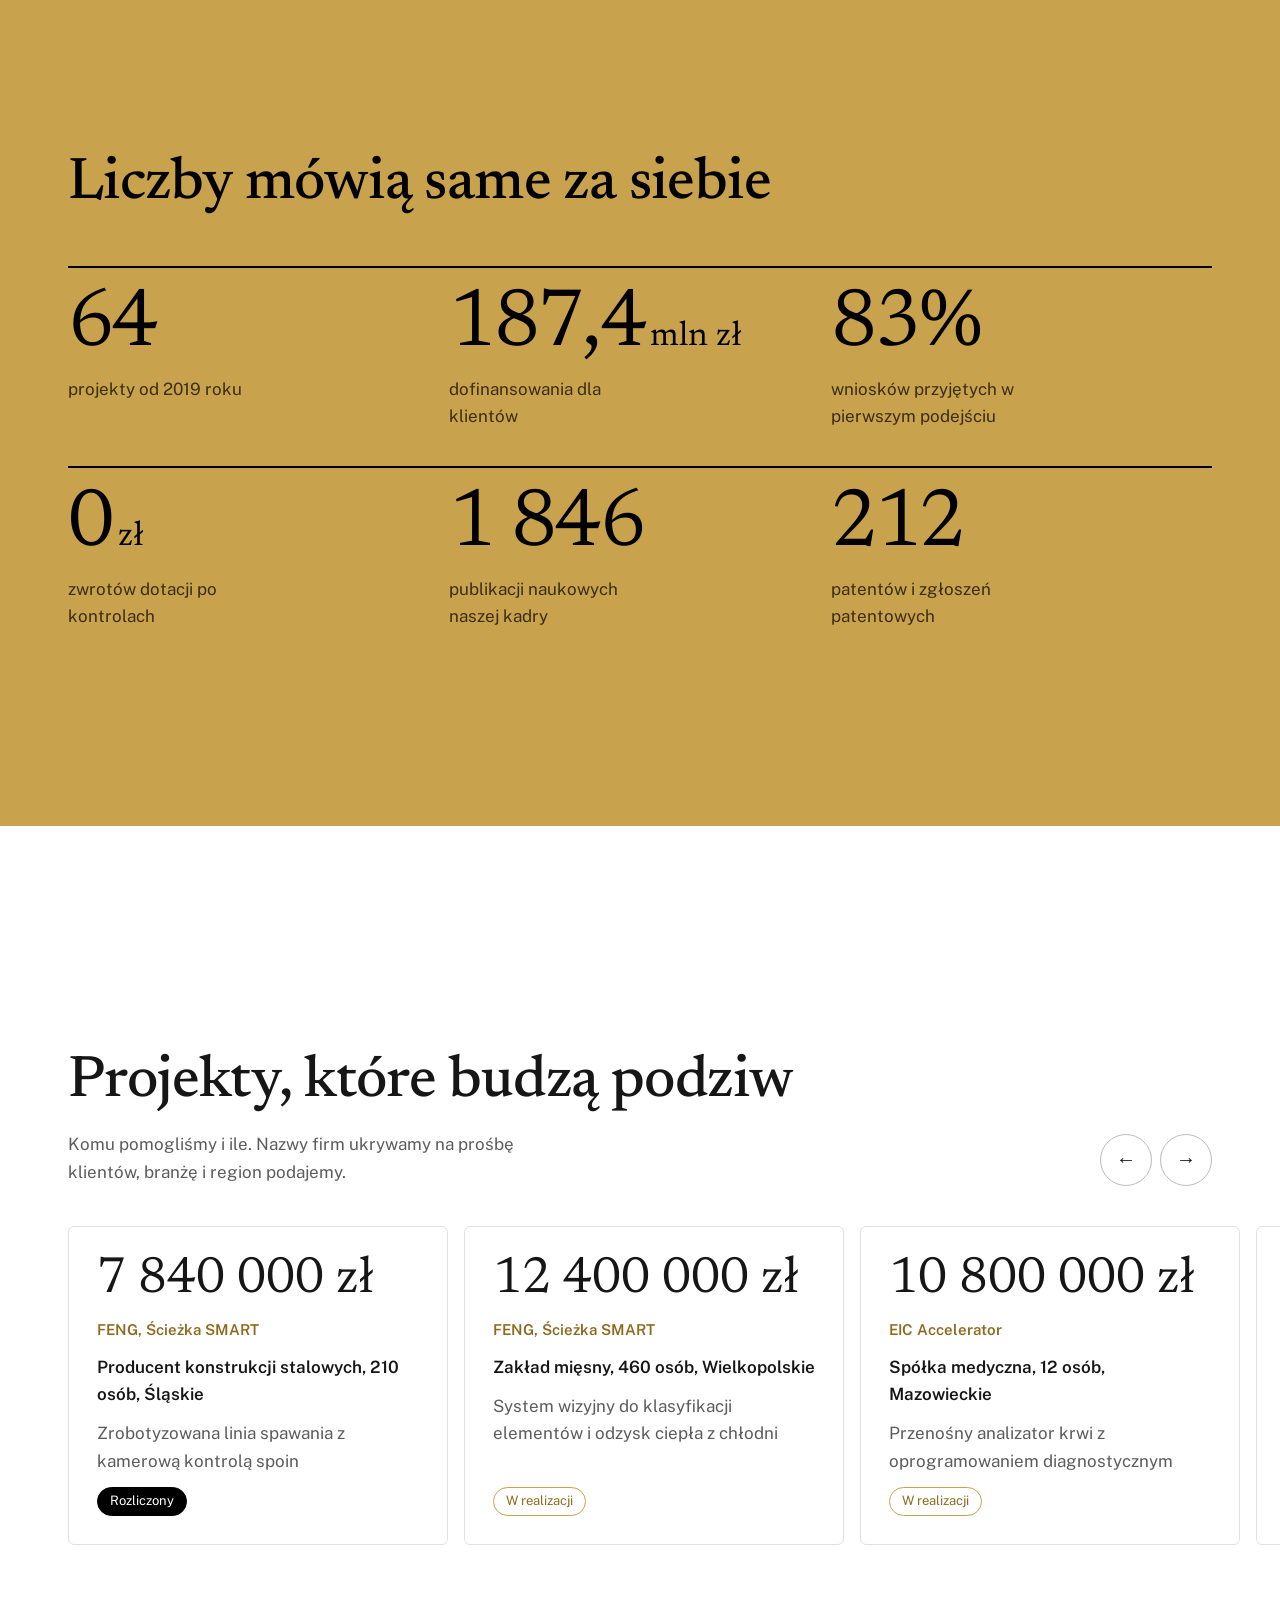
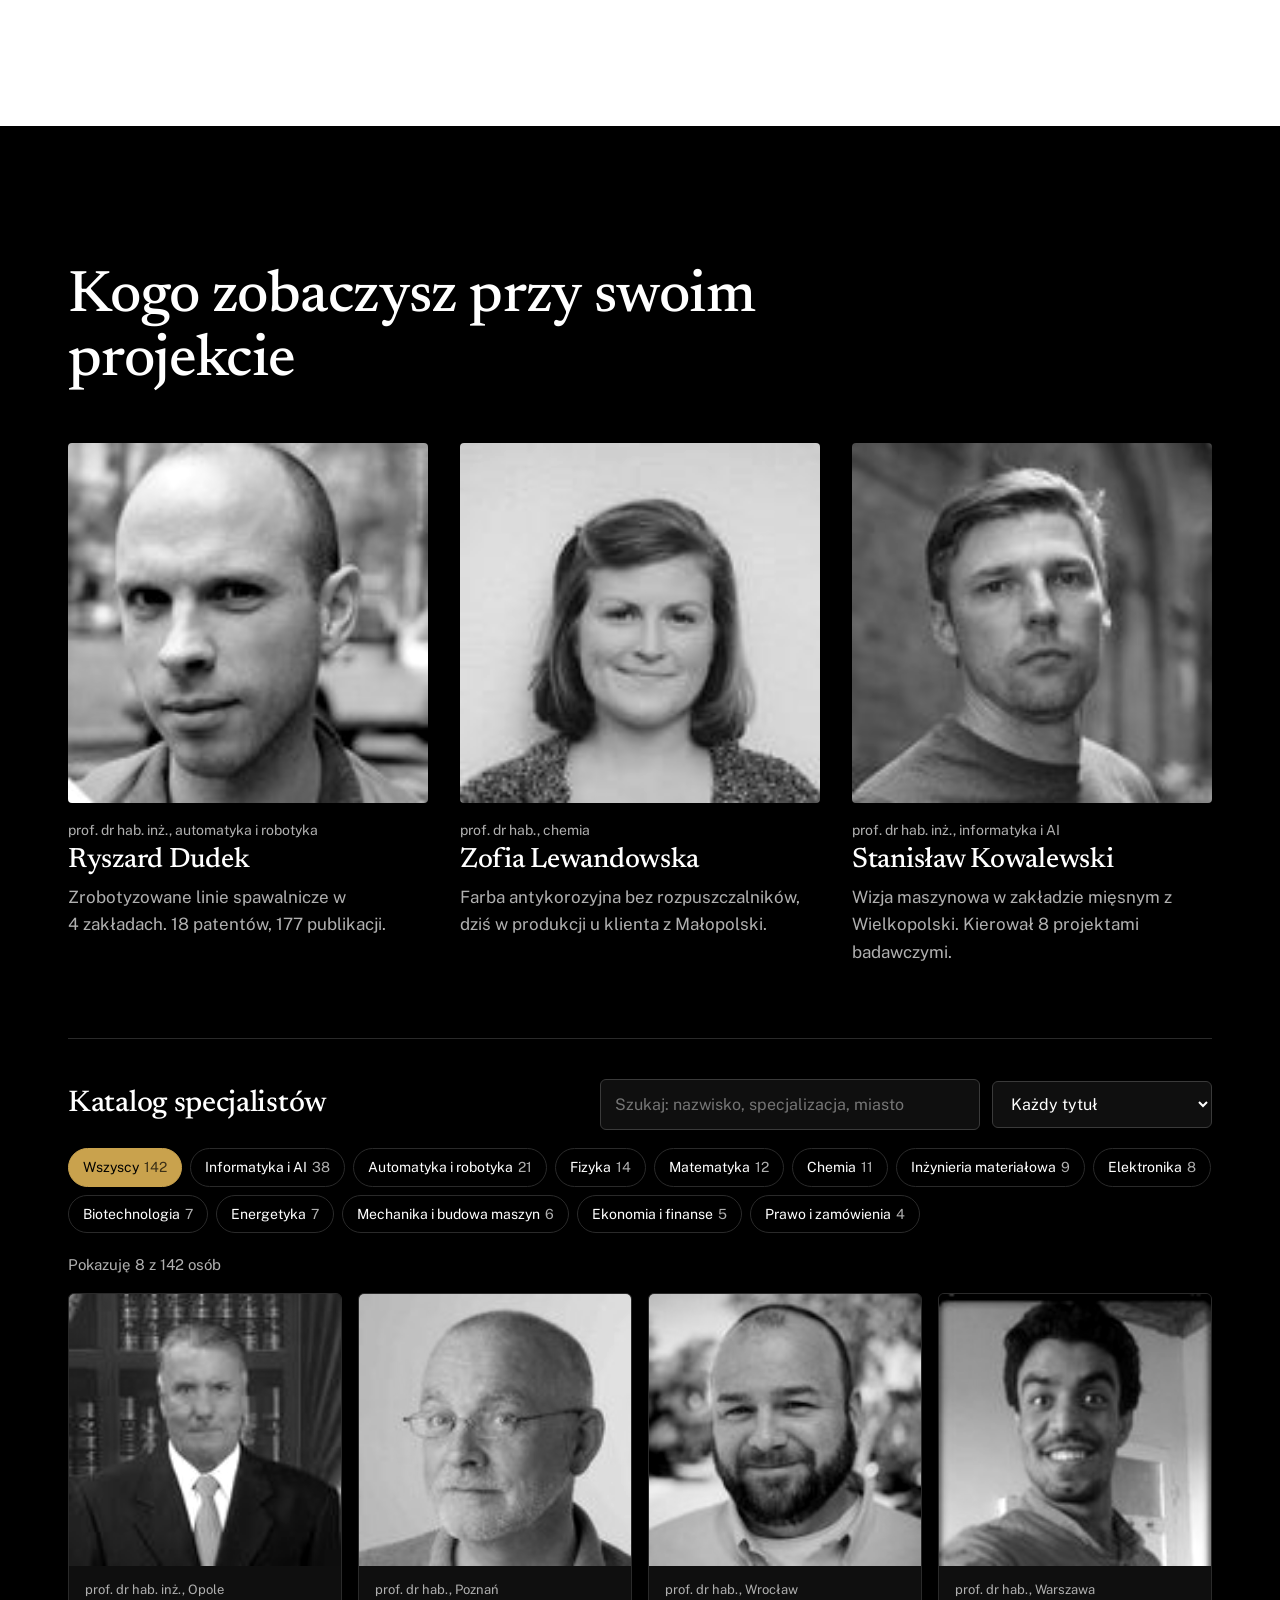
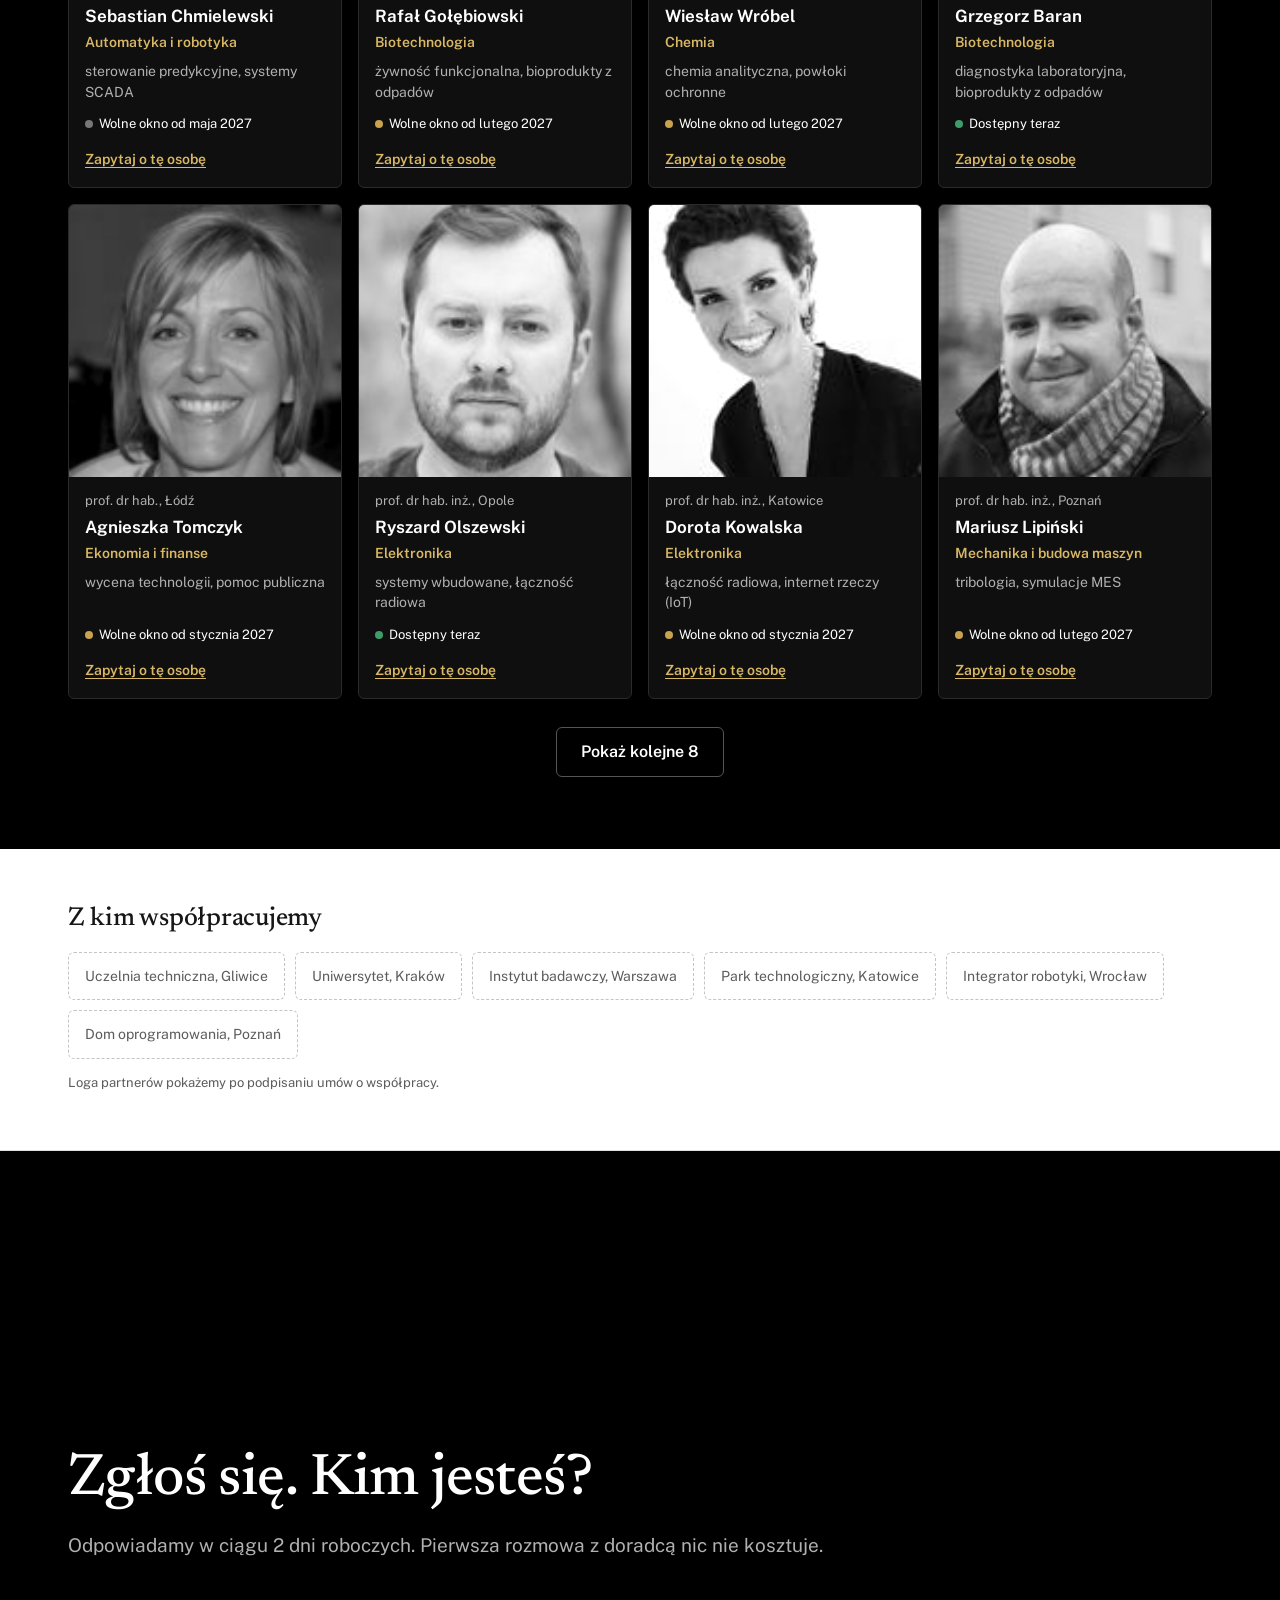
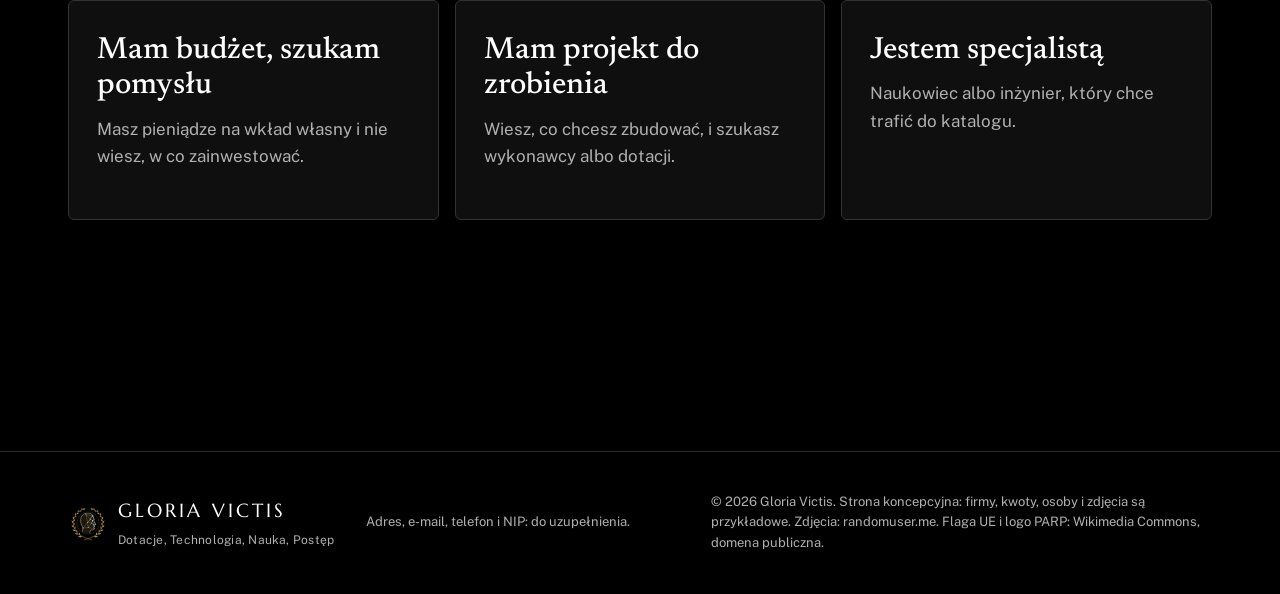
<file: wersja-b/index.html>
<!doctype html>
<html lang="pl">
<head>
<meta charset="utf-8">
<meta name="viewport" content="width=device-width, initial-scale=1">
<title>Gloria Victis: dotacje UE i PARP, nauka, technologia (wersja B)</title>
<meta name="description" content="Prowadzimy projekty z Funduszy Europejskich i PARP od pomysłu do rozliczenia, a technologię budujemy jako generalny wykonawca. Wersja koncepcyjna B.">
<meta name="theme-color" content="#000000">
<link rel="icon" href="../assets/favicon.svg" type="image/svg+xml">
<link rel="stylesheet" href="../assets/fonts/fonts.css">
<link rel="stylesheet" href="style.css">
</head>
<body>
<svg width="0" height="0" style="position:absolute" aria-hidden="true"><!--EMBLEMAT-E1--><symbol id="gv-e1" viewBox="0 0 240 240"><g fill="var(--gv-laur)" stroke="var(--gv-laur)" stroke-width="0"><g fill="none" stroke-width="2.6" stroke-linecap="round"><path class="gv-lodyga" d="M89.9 37.3A88 88 0 0 0 92.8 203.7Q116.0 214.0 144.0 222.0"/><path class="gv-lodyga" d="M150.1 37.3A88 88 0 0 1 147.2 203.7Q124.0 214.0 96.0 222.0"/></g><g class="gv-liscie"><path style="--i:0" d="M0 0Q11.2 -8.5 25.0 0Q11.2 8.5 0 0Z" transform="translate(84.2 200.4) rotate(174.0)"/><path style="--i:1" d="M0 0Q9.2 -7.0 20.5 0Q9.2 7.0 0 0Z" transform="translate(73.4 194.6) rotate(246.0)"/><path style="--i:2" d="M0 0Q10.7 -8.1 23.9 0Q10.7 8.1 0 0Z" transform="translate(63.4 187.4) rotate(190.0)"/><path style="--i:3" d="M0 0Q8.8 -6.7 19.6 0Q8.8 6.7 0 0Z" transform="translate(54.6 178.9) rotate(262.0)"/><path style="--i:4" d="M0 0Q10.2 -7.7 22.8 0Q10.2 7.7 0 0Z" transform="translate(47.0 169.2) rotate(206.0)"/><path style="--i:5" d="M0 0Q8.4 -6.3 18.7 0Q8.4 6.3 0 0Z" transform="translate(40.9 158.6) rotate(278.0)"/><path style="--i:6" d="M0 0Q9.7 -7.4 21.6 0Q9.7 7.4 0 0Z" transform="translate(36.3 147.2) rotate(222.0)"/><path style="--i:7" d="M0 0Q8.0 -6.0 17.7 0Q8.0 6.0 0 0Z" transform="translate(33.3 135.3) rotate(294.0)"/><path style="--i:8" d="M0 0Q9.2 -7.0 20.5 0Q9.2 7.0 0 0Z" transform="translate(32.1 123.1) rotate(238.0)"/><path style="--i:9" d="M0 0Q7.6 -5.7 16.8 0Q7.6 5.7 0 0Z" transform="translate(32.5 110.8) rotate(310.0)"/><path style="--i:10" d="M0 0Q8.7 -6.6 19.4 0Q8.7 6.6 0 0Z" transform="translate(34.6 98.7) rotate(254.0)"/><path style="--i:11" d="M0 0Q7.1 -5.4 15.9 0Q7.1 5.4 0 0Z" transform="translate(38.4 87.0) rotate(326.0)"/><path style="--i:12" d="M0 0Q8.2 -6.2 18.2 0Q8.2 6.2 0 0Z" transform="translate(43.8 76.0) rotate(270.0)"/><path style="--i:13" d="M0 0Q6.7 -5.1 15.0 0Q6.7 5.1 0 0Z" transform="translate(50.7 65.8) rotate(342.0)"/><path style="--i:14" d="M0 0Q7.7 -5.8 17.1 0Q7.7 5.8 0 0Z" transform="translate(58.9 56.7) rotate(286.0)"/><path style="--i:15" d="M0 0Q6.3 -4.8 14.0 0Q6.3 4.8 0 0Z" transform="translate(68.3 48.8) rotate(358.0)"/><path style="--i:16" d="M0 0Q7.2 -5.4 16.0 0Q7.2 5.4 0 0Z" transform="translate(78.7 42.3) rotate(302.0)"/><path style="--i:17" d="M0 0Q5.9 -4.5 13.1 0Q5.9 4.5 0 0Z" transform="translate(89.9 37.3) rotate(374.0)"/><path style="--i:18" d="M0 0Q6.8 -5.0 15.0 0Q6.8 5.0 0 0Z" transform="translate(89.9 37.3) rotate(336.0)"/><path style="--i:0" d="M0 0Q11.2 -8.5 25.0 0Q11.2 8.5 0 0Z" transform="translate(155.8 200.4) rotate(6.0)"/><path style="--i:1" d="M0 0Q9.2 -7.0 20.5 0Q9.2 7.0 0 0Z" transform="translate(166.6 194.6) rotate(-66.0)"/><path style="--i:2" d="M0 0Q10.7 -8.1 23.9 0Q10.7 8.1 0 0Z" transform="translate(176.6 187.4) rotate(-10.0)"/><path style="--i:3" d="M0 0Q8.8 -6.7 19.6 0Q8.8 6.7 0 0Z" transform="translate(185.4 178.9) rotate(-82.0)"/><path style="--i:4" d="M0 0Q10.2 -7.7 22.8 0Q10.2 7.7 0 0Z" transform="translate(193.0 169.2) rotate(-26.0)"/><path style="--i:5" d="M0 0Q8.4 -6.3 18.7 0Q8.4 6.3 0 0Z" transform="translate(199.1 158.6) rotate(-98.0)"/><path style="--i:6" d="M0 0Q9.7 -7.4 21.6 0Q9.7 7.4 0 0Z" transform="translate(203.7 147.2) rotate(-42.0)"/><path style="--i:7" d="M0 0Q8.0 -6.0 17.7 0Q8.0 6.0 0 0Z" transform="translate(206.7 135.3) rotate(-114.0)"/><path style="--i:8" d="M0 0Q9.2 -7.0 20.5 0Q9.2 7.0 0 0Z" transform="translate(207.9 123.1) rotate(-58.0)"/><path style="--i:9" d="M0 0Q7.6 -5.7 16.8 0Q7.6 5.7 0 0Z" transform="translate(207.5 110.8) rotate(-130.0)"/><path style="--i:10" d="M0 0Q8.7 -6.6 19.4 0Q8.7 6.6 0 0Z" transform="translate(205.4 98.7) rotate(-74.0)"/><path style="--i:11" d="M0 0Q7.1 -5.4 15.9 0Q7.1 5.4 0 0Z" transform="translate(201.6 87.0) rotate(-146.0)"/><path style="--i:12" d="M0 0Q8.2 -6.2 18.2 0Q8.2 6.2 0 0Z" transform="translate(196.2 76.0) rotate(-90.0)"/><path style="--i:13" d="M0 0Q6.7 -5.1 15.0 0Q6.7 5.1 0 0Z" transform="translate(189.3 65.8) rotate(-162.0)"/><path style="--i:14" d="M0 0Q7.7 -5.8 17.1 0Q7.7 5.8 0 0Z" transform="translate(181.1 56.7) rotate(-106.0)"/><path style="--i:15" d="M0 0Q6.3 -4.8 14.0 0Q6.3 4.8 0 0Z" transform="translate(171.7 48.8) rotate(-178.0)"/><path style="--i:16" d="M0 0Q7.2 -5.4 16.0 0Q7.2 5.4 0 0Z" transform="translate(161.3 42.3) rotate(-122.0)"/><path style="--i:17" d="M0 0Q5.9 -4.5 13.1 0Q5.9 4.5 0 0Z" transform="translate(150.1 37.3) rotate(-194.0)"/><path style="--i:18" d="M0 0Q6.8 -5.0 15.0 0Q6.8 5.0 0 0Z" transform="translate(150.1 37.3) rotate(-156.0)"/></g></g><defs><clipPath id="gv-moneta-1"><circle cx="120" cy="120" r="63"/></clipPath><clipPath id="gv-glowa-1"><path d="M116.0 60.0C121.2 59.6 125.8 60.5 130.0 61.5C134.2 62.5 137.8 63.9 141.0 66.0C144.2 68.1 147.0 71.0 149.0 74.0C151.0 77.0 152.1 80.8 153.0 84.0C153.9 87.2 154.0 90.5 154.5 93.0C155.0 95.5 156.0 97.3 156.0 99.0C156.0 100.7 154.6 101.8 154.5 103.0C154.4 104.2 154.8 104.3 155.5 106.0C156.2 107.7 157.3 110.5 158.5 113.0C159.7 115.5 161.2 118.6 162.5 121.0C163.8 123.4 165.7 126.0 166.0 127.5C166.3 129.0 165.7 129.4 164.5 130.0C163.3 130.6 160.4 130.7 159.0 131.0C157.6 131.3 156.4 131.3 156.0 132.0C155.6 132.7 156.2 134.1 156.5 135.0C156.8 135.9 158.1 136.8 158.0 137.5C157.9 138.2 156.1 138.8 156.0 139.5C155.9 140.2 157.8 141.0 157.5 142.0C157.2 143.0 155.0 144.5 154.5 145.5C154.0 146.5 154.0 146.8 154.5 148.0C155.0 149.2 157.1 151.3 157.5 153.0C157.9 154.7 157.8 156.7 157.0 158.0C156.2 159.3 154.7 160.3 152.5 161.0C150.3 161.7 146.8 161.6 144.0 162.0C141.2 162.4 137.8 162.2 136.0 163.5C134.2 164.8 133.6 168.2 133.0 170.0C132.4 171.8 133.0 172.0 132.5 174.0C132.0 176.0 131.1 178.0 130.0 182.0C128.9 186.0 134.0 195.3 126.0 198.0C118.0 200.7 88.8 201.7 82.0 198.0C75.2 194.3 83.8 183.3 85.0 176.0C86.2 168.7 88.7 159.3 89.0 154.0C89.3 148.7 88.3 147.7 87.0 144.0C85.7 140.3 82.8 136.7 81.0 132.0C79.2 127.3 77.3 121.3 76.5 116.0C75.7 110.7 75.6 105.2 76.0 100.0C76.4 94.8 77.2 89.5 79.0 85.0C80.8 80.5 83.7 76.5 87.0 73.0C90.3 69.5 94.2 66.2 99.0 64.0C103.8 61.8 110.8 60.4 116.0 60.0Z"/></clipPath></defs><circle cx="120" cy="120" r="67" fill="none" stroke="var(--gv-laur)" stroke-width="1.4" opacity=".7"/><g clip-path="url(#gv-moneta-1)"><g clip-path="url(#gv-glowa-1)" stroke="var(--gv-linia)" stroke-width="1.1" opacity=".75"><path d="M60 60H190"/><path d="M60 65H190"/><path d="M60 70H190"/><path d="M60 75H190"/><path d="M60 80H190"/><path d="M60 85H190"/><path d="M60 90H190"/><path d="M60 95H190"/><path d="M60 100H190"/><path d="M60 105H190"/><path d="M60 110H190"/><path d="M60 115H190"/><path d="M60 120H190"/><path d="M60 125H190"/><path d="M60 130H190"/><path d="M60 135H190"/><path d="M60 140H190"/><path d="M60 145H190"/><path d="M60 150H190"/><path d="M60 155H190"/><path d="M60 160H190"/><path d="M60 165H190"/><path d="M60 170H190"/><path d="M60 175H190"/><path d="M60 180H190"/><path d="M60 185H190"/></g><path d="M116.0 60.0C121.2 59.6 125.8 60.5 130.0 61.5C134.2 62.5 137.8 63.9 141.0 66.0C144.2 68.1 147.0 71.0 149.0 74.0C151.0 77.0 152.1 80.8 153.0 84.0C153.9 87.2 154.0 90.5 154.5 93.0C155.0 95.5 156.0 97.3 156.0 99.0C156.0 100.7 154.6 101.8 154.5 103.0C154.4 104.2 154.8 104.3 155.5 106.0C156.2 107.7 157.3 110.5 158.5 113.0C159.7 115.5 161.2 118.6 162.5 121.0C163.8 123.4 165.7 126.0 166.0 127.5C166.3 129.0 165.7 129.4 164.5 130.0C163.3 130.6 160.4 130.7 159.0 131.0C157.6 131.3 156.4 131.3 156.0 132.0C155.6 132.7 156.2 134.1 156.5 135.0C156.8 135.9 158.1 136.8 158.0 137.5C157.9 138.2 156.1 138.8 156.0 139.5C155.9 140.2 157.8 141.0 157.5 142.0C157.2 143.0 155.0 144.5 154.5 145.5C154.0 146.5 154.0 146.8 154.5 148.0C155.0 149.2 157.1 151.3 157.5 153.0C157.9 154.7 157.8 156.7 157.0 158.0C156.2 159.3 154.7 160.3 152.5 161.0C150.3 161.7 146.8 161.6 144.0 162.0C141.2 162.4 137.8 162.2 136.0 163.5C134.2 164.8 133.6 168.2 133.0 170.0C132.4 171.8 133.0 172.0 132.5 174.0C132.0 176.0 131.1 178.0 130.0 182.0C128.9 186.0 134.0 195.3 126.0 198.0C118.0 200.7 88.8 201.7 82.0 198.0C75.2 194.3 83.8 183.3 85.0 176.0C86.2 168.7 88.7 159.3 89.0 154.0C89.3 148.7 88.3 147.7 87.0 144.0C85.7 140.3 82.8 136.7 81.0 132.0C79.2 127.3 77.3 121.3 76.5 116.0C75.7 110.7 75.6 105.2 76.0 100.0C76.4 94.8 77.2 89.5 79.0 85.0C80.8 80.5 83.7 76.5 87.0 73.0C90.3 69.5 94.2 66.2 99.0 64.0C103.8 61.8 110.8 60.4 116.0 60.0Z" fill="none" stroke="var(--gv-twarz)" stroke-width="2.2"/><path d="M149.0 74.0C151.8 68.8 144.0 77.3 142.0 80.0C140.0 82.7 139.0 86.3 137.0 90.0C135.0 93.7 132.0 98.5 130.0 102.0C128.0 105.5 121.8 115.7 125.0 111.0" fill="none" stroke="var(--gv-twarz)" stroke-width="1.6" stroke-linecap="round"/><g stroke="var(--gv-twarz)" stroke-width="1.2" opacity=".9"><path d="M148.0 78.0L134.0 98.0"/><path d="M148.0 78.0L156.0 99.0"/><path d="M134.0 98.0L147.0 107.0"/><path d="M156.0 99.0L147.0 107.0"/><path d="M147.0 107.0L166.0 127.5"/><path d="M147.0 107.0L142.0 120.0"/><path d="M142.0 120.0L154.0 127.0"/><path d="M166.0 127.5L154.0 127.0"/><path d="M154.0 127.0L158.0 137.5"/><path d="M158.0 137.5L157.0 141.5"/><path d="M157.0 141.5L157.5 153.0"/><path d="M157.5 153.0L121.0 148.0"/><path d="M121.0 148.0L142.0 120.0"/><path d="M121.0 148.0L118.0 116.0"/><path d="M118.0 116.0L142.0 120.0"/><path d="M118.0 116.0L134.0 98.0"/><path d="M134.0 98.0L106.0 66.0"/><path d="M106.0 66.0L148.0 78.0"/><path d="M118.0 116.0L90.0 150.0"/><path d="M90.0 150.0L121.0 148.0"/><path d="M118.0 116.0L106.0 66.0"/><path d="M142.0 120.0L157.0 141.5"/></g><g fill="var(--gv-twarz)"><circle cx="148.0" cy="78.0" r="2.4"/><circle cx="134.0" cy="98.0" r="2.4"/><circle cx="156.0" cy="99.0" r="1.6"/><circle cx="147.0" cy="107.0" r="3.6"/><circle cx="166.0" cy="127.5" r="1.6"/><circle cx="154.0" cy="127.0" r="2.4"/><circle cx="158.0" cy="137.5" r="1.6"/><circle cx="157.0" cy="141.5" r="1.6"/><circle cx="157.5" cy="153.0" r="1.6"/><circle cx="121.0" cy="148.0" r="2.4"/><circle cx="118.0" cy="116.0" r="2.4"/><circle cx="142.0" cy="120.0" r="2.4"/><circle cx="106.0" cy="66.0" r="1.6"/><circle cx="90.0" cy="150.0" r="2.4"/></g></g></symbol><!--/EMBLEMAT-E1--></svg>

<a class="pomin" href="#tresc">Przejdź do treści</a>

<header class="pasek">
  <div class="demo">Wersja koncepcyjna B, dane przykładowe. <a href="../">Zobacz wersję A</a></div>
  <div class="pasek-wnetrze">
    <a class="marka" href="#start">
      <svg viewBox="0 0 240 240" aria-hidden="true"><use href="#gv-e1"/></svg>
      <span>GLORIA VICTIS</span>
    </a>
    <button class="menu-btn" aria-expanded="false" aria-controls="menu">Menu</button>
    <a class="btn btn-1 pasek-cta" href="#zglos">Zgłoś się</a>
  </div>
</header>

<nav class="menu" id="menu" aria-label="Rozdziały" hidden>
  <ol>
    <li><a href="#start">Start</a></li>
    <li><a href="#pomysl">Pomysł</a></li>
    <li><a href="#proces">Jak pracujemy</a></li>
    <li><a href="#technologie">Technologie</a></li>
    <li><a href="#kadra">Kadra</a></li>
    <li><a href="#liczby">Liczby</a></li>
    <li><a href="#realizacje">Realizacje</a></li>
    <li><a href="#katalog">Katalog</a></li>
    <li><a href="#zglos">Zgłoś się</a></li>
  </ol>
</nav>

<nav class="kropki" aria-label="Rozdziały strony">
  <a href="#start" data-cel="start"><span>Start</span></a>
  <a href="#pomysl" data-cel="pomysl"><span>Pomysł</span></a>
  <a href="#proces" data-cel="proces"><span>Jak pracujemy</span></a>
  <a href="#technologie" data-cel="technologie"><span>Technologie</span></a>
  <a href="#kadra" data-cel="kadra"><span>Kadra</span></a>
  <a href="#liczby" data-cel="liczby"><span>Liczby</span></a>
  <a href="#realizacje" data-cel="realizacje"><span>Realizacje</span></a>
  <a href="#katalog" data-cel="katalog"><span>Katalog</span></a>
  <a href="#zglos" data-cel="zglos"><span>Zgłoś się</span></a>
</nav>

<main id="tresc">

<section class="slajd ciemny start" id="start" aria-labelledby="start-h">
  <div class="wrap srodek">
    <svg class="start-emblemat" viewBox="0 0 240 240" role="img" aria-label="Emblemat Gloria Victis: wieniec laurowy wokół męskiego profilu ze skanem twarzy">
      <use href="#gv-e1"/>
      <g clip-path="url(#gv-glowa-1)"><rect class="skan" x="60" y="56" width="130" height="3"/></g>
    </svg>
    <p class="start-marka">GLORIA VICTIS<span>Dotacje, Technologia, Nauka, Postęp</span></p>
    <h1 id="start-h">Środki unijne dla twojej firmy już na ciebie czekają</h1>
    <p class="podtytul">Łączymy środki instytucyjne z sektorem prywatnym.</p>
    <div class="cta">
      <a class="btn btn-1" href="#zglos">Umów rozmowę z doradcą</a>
      <a class="btn btn-2" href="#proces">Zobacz, jak pracujemy</a>
    </div>
  </div>
  <a class="dalej" href="#pomysl">Przewiń</a>
</section>

<section class="slajd jasny" id="pomysl" aria-labelledby="pomysl-h">
  <div class="wrap">
    <h2 class="wielkie" id="pomysl-h">Masz zdolność do dotacji i pieniądze na wkład własny. Pomysł przyniesiemy my.</h2>
    <div class="pomysl-dol">
      <p>Prowadzimy projekty z Funduszy Europejskich i programów PARP od pierwszej rozmowy do rozliczenia. Innowację wymyślamy razem z tobą, wniosek piszemy sami, a technologię budujemy jako generalny wykonawca. Od 2019 roku to 64 projekty i 187,4 mln zł dofinansowania dla naszych klientów.</p>
      <div class="programy">
        <p class="programy-tytul">Programy, z których pozyskujemy środki</p>
        <div class="programy-grid">
          <div class="znak"><img class="ue" src="../assets/loga/flaga-ue.svg" alt="Flaga Unii Europejskiej">Fundusze<br>Europejskie</div>
          <div class="znak"><img class="parp" src="../assets/loga/parp.svg" alt="PARP, Polska Agencja Rozwoju Przedsiębiorczości"></div>
          <div class="znak">FENG</div>
          <div class="znak">KPO</div>
          <div class="znak">FESL</div>
          <div class="znak">Horyzont Europa</div>
        </div>
        <p class="programy-uwaga">Znaki programów pokazujemy informacyjnie. Gloria Victis nie jest instytucją pośredniczącą.</p>
      </div>
    </div>
  </div>
</section>

<section class="slajd ciemny" id="proces" aria-labelledby="proces-h">
  <div class="wrap">
    <h2 class="tytul-slajdu" id="proces-h">Od rozmowy w twojej firmie do ostatniego rozliczenia</h2>
    <div class="os" role="tablist" aria-label="Etapy współpracy" id="os"></div>
    <div class="etap" id="etap" role="tabpanel" aria-live="polite"></div>
    <div class="etap-nawigacja">
      <button class="btn btn-2" id="etap-wstecz">Poprzedni etap</button>
      <button class="btn btn-1" id="etap-dalej">Następny etap</button>
    </div>
  </div>
</section>

<section class="slajd jasny" id="technologie" aria-labelledby="tech-h">
  <div class="wrap tech-uklad">
    <div class="tech-glowa">
      <h2 class="tytul-slajdu" id="tech-h">Innowacyjność to nasza specjalność</h2>
      <p class="podtytul">General contractor na logicznych zasadach</p>
      <p>Projekt budujemy sami. Firma doradcza zwykle kończy pracę na podpisanej umowie o dofinansowanie, a my wtedy zaczynamy budowę. Masz jedną umowę i jednego odpowiedzialnego.</p>
    </div>
    <ul class="tech-lista">
      <li><h3>Sztuczna inteligencja</h3><p>Modele, które przewidują awarie, wyceniają zlecenia i czytają dokumenty. U producenta konstrukcji stalowych oferta powstaje w 4 godziny zamiast 3 dni.</p></li>
      <li><h3>Automatyzacja procesów</h3><p>Roboty programowe i integracje. W firmie logistycznej 1 900 faktur miesięcznie bez ręcznego przepisywania.</p></li>
      <li><h3>Oprogramowanie</h3><p>Systemy produkcyjne, aplikacje dla serwisu, portale dla klientów, integracje z ERP.</p></li>
      <li><h3>Automatyka i robotyka</h3><p>Zrobotyzowane stanowiska, roboty współpracujące, wózki autonomiczne.</p></li>
      <li><h3>Wizja maszynowa</h3><p>Kontrola jakości każdej sztuki na linii zamiast próbki co godzinę.</p></li>
      <li><h3>Czujniki i internet rzeczy</h3><p>Energia, drgania i temperatura maszyn, z alarmem w telefonie.</p></li>
      <li><h3>Prace B+R i prototypy</h3><p>Od laboratorium do linii pilotażowej, z naszą kadrą naukową.</p></li>
      <li><h3>Energia w zakładzie</h3><p>Fotowoltaika z magazynem, odzysk ciepła, audyty do wniosków.</p></li>
    </ul>
  </div>
</section>

<section class="slajd ciemny kadra" id="kadra" aria-labelledby="kadra-h">
  <div class="sciana" id="sciana" aria-hidden="true"></div>
  <div class="wrap kadra-tresc">
    <h2 class="tytul-slajdu" id="kadra-h">Nasz know-how, zasoby, specjaliści i profesorowie w służbie twojej sprawy</h2>
    <p class="kadra-lead">142 specjalistów, w tym 31 profesorów, 27 doktorów habilitowanych i 44 doktorów. Na burzę mózgów zapraszamy tych, których dziedzina pasuje do twojej branży. Wybierz dziedzinę, żeby zobaczyć ludzi w katalogu.</p>
    <div class="kadra-dziedziny" id="kadra-dziedziny"></div>
  </div>
</section>

<section class="slajd zloty" id="liczby" aria-labelledby="liczby-h">
  <div class="wrap">
    <h2 class="tytul-slajdu" id="liczby-h">Liczby mówią same za siebie</h2>
    <dl class="duze-liczby">
      <div><dd>64</dd><dt>projekty od 2019 roku</dt></div>
      <div><dd>187,4<small>mln zł</small></dd><dt>dofinansowania dla klientów</dt></div>
      <div><dd>83%</dd><dt>wniosków przyjętych w pierwszym podejściu</dt></div>
      <div><dd>0<small>zł</small></dd><dt>zwrotów dotacji po kontrolach</dt></div>
      <div><dd>1 846</dd><dt>publikacji naukowych naszej kadry</dt></div>
      <div><dd>212</dd><dt>patentów i zgłoszeń patentowych</dt></div>
    </dl>
  </div>
</section>

<section class="slajd jasny" id="realizacje" aria-labelledby="real-h">
  <div class="wrap">
    <div class="real-glowa">
      <div>
        <h2 class="tytul-slajdu" id="real-h">Projekty, które budzą podziw</h2>
        <p>Komu pomogliśmy i ile. Nazwy firm ukrywamy na prośbę klientów, branżę i region podajemy.</p>
      </div>
      <div class="strzalki">
        <button class="strzalka" id="real-wstecz" aria-label="Poprzednie projekty">←</button>
        <button class="strzalka" id="real-dalej" aria-label="Następne projekty">→</button>
      </div>
    </div>
  </div>
  <div class="tor" id="tor" tabindex="0" aria-label="Projekty, przewiń w bok"></div>
</section>

<section class="slajd ciemny" id="katalog" aria-labelledby="katalog-h">
  <div class="wrap">
    <h2 class="tytul-slajdu" id="katalog-h">Kogo zobaczysz przy swoim projekcie</h2>
    <div class="wyroznieni">
      <article class="wyrozniony">
        <img src="../assets/img/ludzie/m08.jpg" alt="" loading="lazy">
        <p class="tytul">prof. dr hab. inż., automatyka i robotyka</p>
        <h3>Ryszard Dudek</h3>
        <p>Zrobotyzowane linie spawalnicze w 4 zakładach. 18 patentów, 177 publikacji.</p>
      </article>
      <article class="wyrozniony">
        <img src="../assets/img/ludzie/k52.jpg" alt="" loading="lazy">
        <p class="tytul">prof. dr hab., chemia</p>
        <h3>Zofia Lewandowska</h3>
        <p>Farba antykorozyjna bez rozpuszczalników, dziś w produkcji u klienta z Małopolski.</p>
      </article>
      <article class="wyrozniony">
        <img src="../assets/img/ludzie/m36.jpg" alt="" loading="lazy">
        <p class="tytul">prof. dr hab. inż., informatyka i AI</p>
        <h3>Stanisław Kowalewski</h3>
        <p>Wizja maszynowa w zakładzie mięsnym z Wielkopolski. Kierował 8 projektami badawczymi.</p>
      </article>
    </div>

    <div class="katalog">
      <div class="katalog-glowa">
        <h3>Katalog specjalistów</h3>
        <input class="szukaj" id="k-szukaj" type="search" placeholder="Szukaj: nazwisko, specjalizacja, miasto" aria-label="Szukaj specjalisty">
        <select class="wybor" id="k-stopien" aria-label="Tytuł">
          <option value="">Każdy tytuł</option>
          <option value="prof">Profesorowie</option>
          <option value="drhab">Doktorzy habilitowani</option>
          <option value="dr">Doktorzy</option>
          <option value="mgr">Inżynierowie i magistrowie</option>
        </select>
      </div>
      <div class="filtry" role="group" aria-label="Dziedziny" id="k-dziedziny"></div>
      <p class="licznik" id="k-licznik" aria-live="polite"></p>
      <div class="osoby" id="k-osoby"></div>
      <div class="wiecej-wrap"><button class="btn btn-2" id="k-wiecej">Pokaż kolejne</button></div>
    </div>
  </div>
</section>

<section class="pas-partnerzy" aria-labelledby="partnerzy-h">
  <div class="wrap">
    <h2 id="partnerzy-h">Z kim współpracujemy</h2>
    <ul>
      <li>Uczelnia techniczna, Gliwice</li>
      <li>Uniwersytet, Kraków</li>
      <li>Instytut badawczy, Warszawa</li>
      <li>Park technologiczny, Katowice</li>
      <li>Integrator robotyki, Wrocław</li>
      <li>Dom oprogramowania, Poznań</li>
    </ul>
    <p>Loga partnerów pokażemy po podpisaniu umów o współpracy.</p>
  </div>
</section>

<section class="slajd ciemny" id="zglos" aria-labelledby="zglos-h">
  <div class="wrap">
    <h2 class="tytul-slajdu" id="zglos-h">Zgłoś się. Kim jesteś?</h2>
    <p class="zglos-lead">Odpowiadamy w ciągu 2 dni roboczych. Pierwsza rozmowa z doradcą nic nie kosztuje.</p>
    <div class="drogi" id="drogi">
      <button class="droga" data-sciezka="pomysl"><b>Mam budżet, szukam pomysłu</b><span>Masz pieniądze na wkład własny i nie wiesz, w co zainwestować.</span></button>
      <button class="droga" data-sciezka="projekt"><b>Mam projekt do zrobienia</b><span>Wiesz, co chcesz zbudować, i szukasz wykonawcy albo dotacji.</span></button>
      <button class="droga" data-sciezka="specjalista"><b>Jestem specjalistą</b><span>Naukowiec albo inżynier, który chce trafić do katalogu.</span></button>
    </div>

    <form class="formularz" id="formularz" novalidate hidden>
      <p class="wybrana">Twój wybór: <b id="f-wybrana"></b> <button type="button" class="zmien" id="f-zmien">Zmień</button></p>
      <div class="pola">
        <label class="pole" data-dla="pomysl projekt"><span>Nazwa firmy</span><input name="firma" required autocomplete="organization"></label>
        <label class="pole" data-dla="pomysl"><span>Ile możesz przeznaczyć na wkład własny</span>
          <select name="wklad"><option>do 500 tys. zł</option><option selected>0,5-2 mln zł</option><option>2-10 mln zł</option><option>powyżej 10 mln zł</option><option>nie wiem</option></select>
        </label>
        <label class="pole" data-dla="projekt"><span>Czy masz już dofinansowanie</span>
          <select name="dofinansowanie"><option>Tak, umowa podpisana</option><option>Wniosek złożony</option><option selected>Nie, chcemy złożyć wniosek</option><option>Nie potrzebuję dotacji</option></select>
        </label>
        <label class="pole" data-dla="specjalista"><span>Tytuł lub stopień</span>
          <select name="stopien"><option>prof. dr hab.</option><option>dr hab.</option><option selected>dr</option><option>mgr inż.</option><option>mgr</option><option>inny</option></select>
        </label>
        <label class="pole" data-dla="specjalista"><span>Dziedzina</span><select name="dziedzina" id="f-dziedzina"></select></label>
        <label class="pole" data-dla="specjalista"><span>Uczelnia albo firma</span><input name="afiliacja" required></label>
        <label class="pole"><span>Imię i nazwisko</span><input name="osoba" required autocomplete="name"></label>
        <label class="pole"><span>E-mail</span><input name="email" type="email" required autocomplete="email"></label>
        <label class="pole"><span>Telefon</span><input name="telefon" type="tel" autocomplete="tel"></label>
        <label class="pole pole-szerokie"><span id="f-opis-l">Opis</span><textarea name="opis" id="f-opis" rows="4"></textarea></label>
      </div>
      <label class="zgoda"><input type="checkbox" name="zgoda" required> Zgadzam się na kontakt w sprawie tego zgłoszenia.</label>
      <p class="blad" id="f-blad" role="alert" hidden></p>
      <button class="btn btn-1" type="submit" id="f-wyslij">Wyślij</button>
    </form>

    <div class="dzieki" id="f-dzieki" hidden tabindex="-1">
      <h3>Zgłoszenie przyjęte</h3>
      <p>To wersja demonstracyjna strony, więc nic nie zostało wysłane. W docelowej wersji zgłoszenie trafi do doradców, a odpowiedź przyjdzie w ciągu 2 dni roboczych.</p>
      <button class="btn btn-2" type="button" id="f-nowe">Wypełnij jeszcze raz</button>
    </div>
  </div>
</section>

</main>

<footer class="stopka">
  <div class="wrap stopka-grid">
    <div class="marka">
      <svg viewBox="0 0 240 240" aria-hidden="true"><use href="#gv-e1"/></svg>
      <span>GLORIA VICTIS<small>Dotacje, Technologia, Nauka, Postęp</small></span>
    </div>
    <p>Adres, e-mail, telefon i NIP: do uzupełnienia.</p>
    <p>© 2026 Gloria Victis. Strona koncepcyjna: firmy, kwoty, osoby i zdjęcia są przykładowe. Zdjęcia: randomuser.me. Flaga UE i logo PARP: Wikimedia Commons, domena publiczna.</p>
  </div>
</footer>

<script src="../data/specjalisci.js"></script>
<script src="app.js"></script>
</body>
</html>
</file>
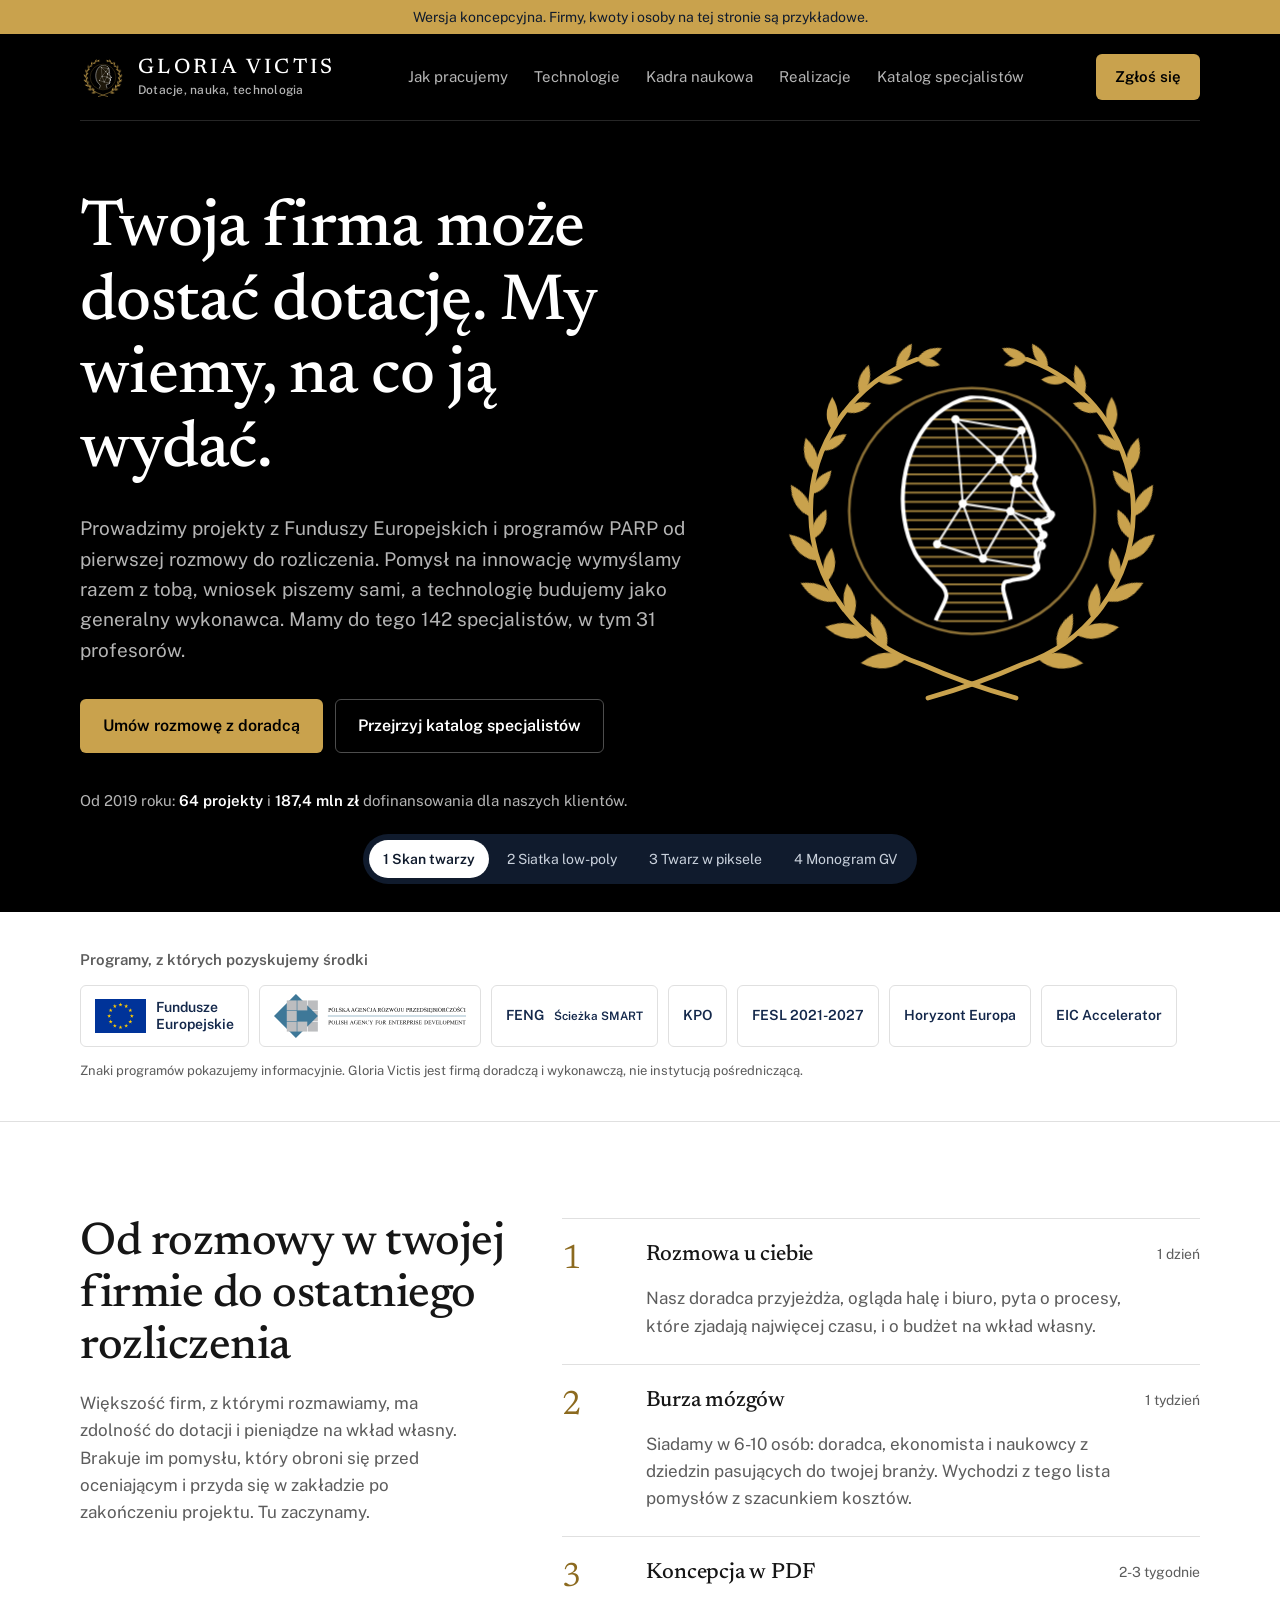
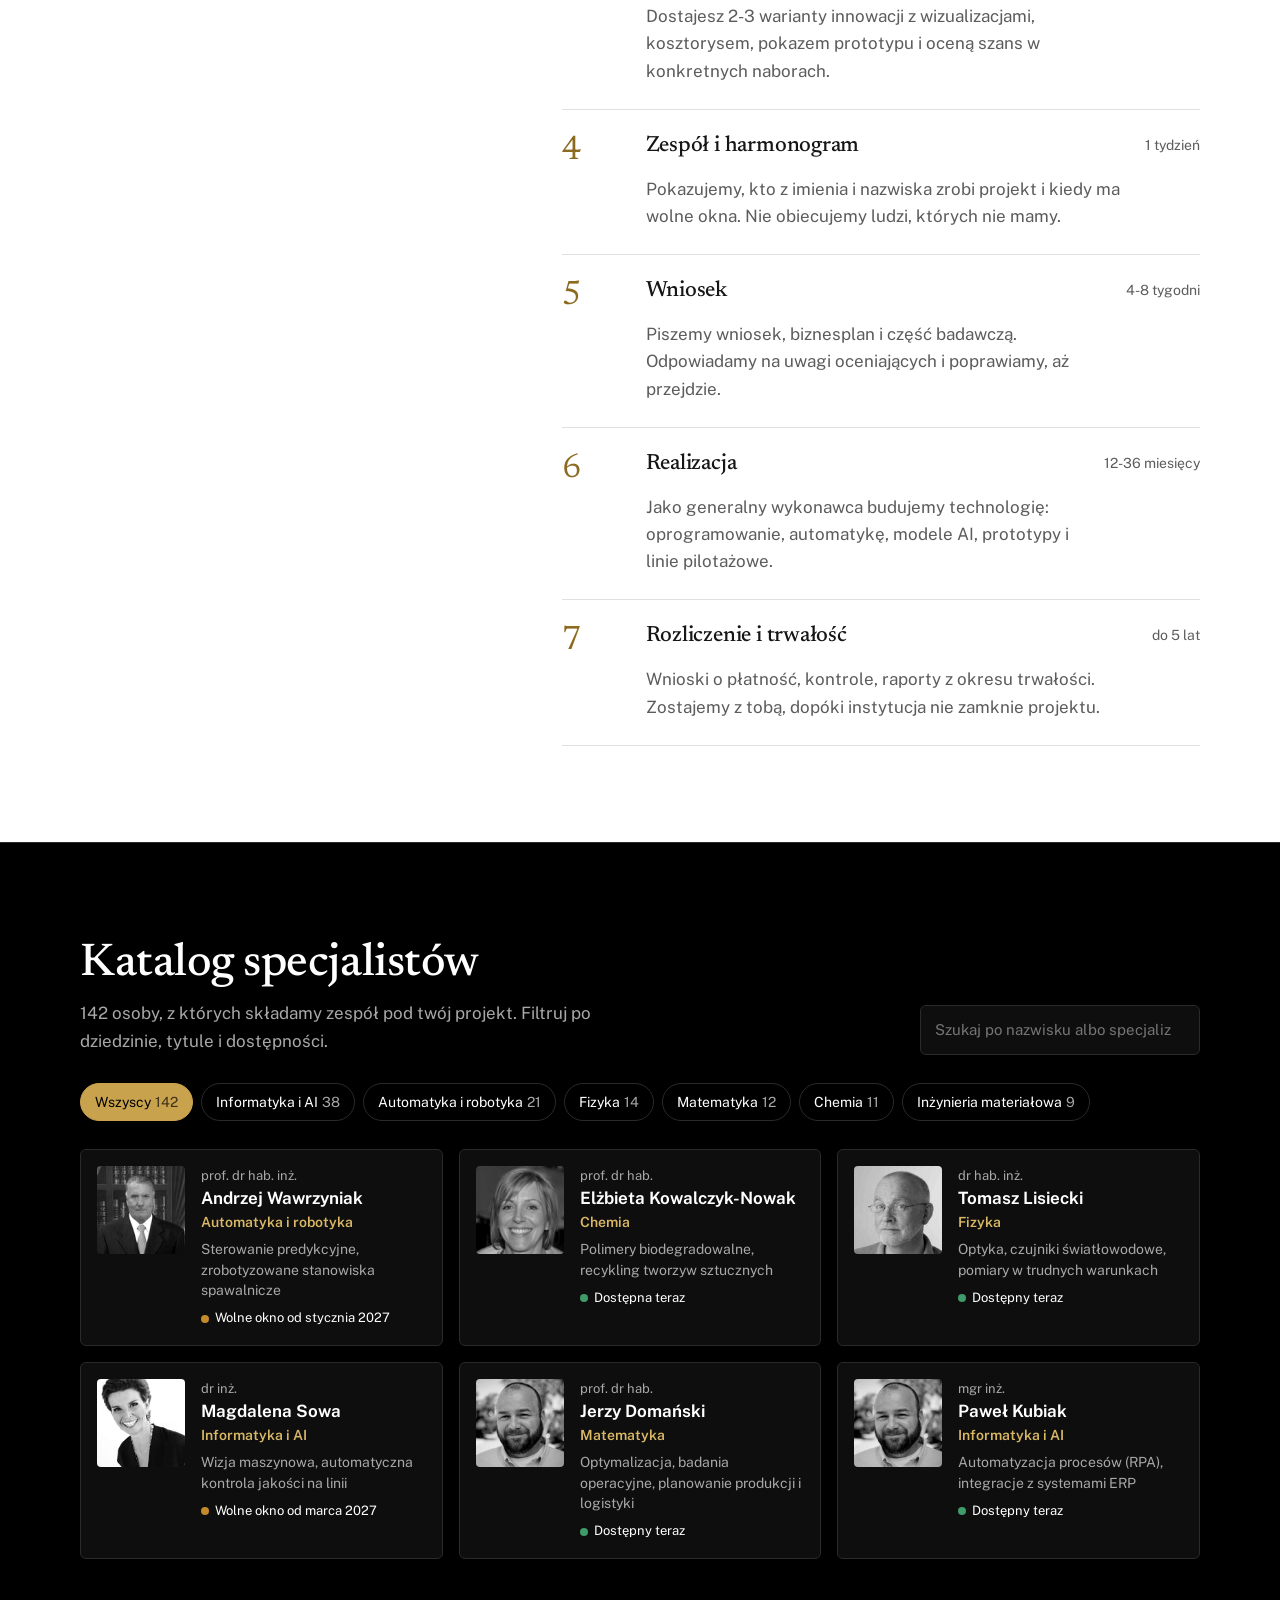
<file: makiety/czern-zloto.html>
<!doctype html>
<html lang="pl" data-theme="d">
<head>
<meta charset="utf-8">
<meta name="viewport" content="width=device-width, initial-scale=1">
<title>Gloria Victis: makieta czerń i złoto</title>
<link rel="stylesheet" href="../assets/fonts/fonts.css">
<style>
:root {
  --maxw: 1200px;
  --gutter: clamp(16px, 4vw, 40px);
  --radius: 6px;
}
[data-theme="d"] {
  --bg: #F5F6F8; --surface: #FFFFFF; --ink: #101B2D; --muted: #505D70; --line: #D8DDE5;
  --brand: #14284B; --accent: #B48C3C; --accent-ink: #84651F;
  --hero-bg: #14284B; --hero-ink: #F2F4F7; --hero-muted: #B9C3D3; --hero-line: #2A4170;
  --gv-laur: #C9A34E; --gv-glob: #C9D3E3; --gv-wezel: #F2F4F7;
  --btn-bg: #C9A34E; --btn-ink: #14284B; --btn2-ink: #F2F4F7; --btn2-line: #4A6190;
  --font-display: "Newsreader Variable", Georgia, serif; --display-weight: 500; --display-track: -0.01em;
  --font-body: "Public Sans Variable", "Segoe UI", sans-serif;
  --tile: #FFFFFF;
}
[data-theme="b"] {
  --bg: #EDF0EA; --surface: #F8F9F5; --ink: #16241D; --muted: #4E5E55; --line: #CCD5CB;
  --brand: #1E4535; --accent: #A4824A; --accent-ink: #7C5F2E;
  --hero-bg: #EDF0EA; --hero-ink: #16241D; --hero-muted: #4E5E55; --hero-line: #CCD5CB;
  --gv-laur: #A4824A; --gv-glob: #1E4535; --gv-wezel: #1E4535;
  --btn-bg: #1E4535; --btn-ink: #F3F5EF; --btn2-ink: #1E4535; --btn2-line: #9FB1A4;
  --font-display: "Marcellus", "Times New Roman", serif; --display-weight: 400; --display-track: 0;
  --font-body: "Source Sans 3 Variable", "Segoe UI", sans-serif;
  --tile: #FFFFFF;
}
[data-theme="c"] {
  --bg: #0C1826; --surface: #12233A; --ink: #ECE9E1; --muted: #9DAEC0; --line: #233A55;
  --brand: #ECE9E1; --accent: #3CC7BC; --accent-ink: #62D7CD;
  --hero-bg: #0C1826; --hero-ink: #ECE9E1; --hero-muted: #9DAEC0; --hero-line: #233A55;
  --gv-laur: #DCD7CB; --gv-glob: #6F86A0; --gv-wezel: #3CC7BC;
  --btn-bg: #3CC7BC; --btn-ink: #0C1826; --btn2-ink: #ECE9E1; --btn2-line: #3A5676;
  --font-display: "Schibsted Grotesk Variable", "Segoe UI", sans-serif; --display-weight: 600; --display-track: -0.025em;
  --font-body: "Schibsted Grotesk Variable", "Segoe UI", sans-serif;
  --tile: #F4F2EC;
}

[data-theme="d"] {
  --bg: #FFFFFF; --surface: #F3F3F3; --ink: #161616; --muted: #5C5C5C; --line: #E0E0E0;
  --brand: #000000; --accent: #C9A24D; --accent-ink: #8C6A1F;
  --hero-bg: #000000; --hero-ink: #FFFFFF; --hero-muted: #B5B5B5; --hero-line: #262626;
  --gv-laur: #C9A24D; --gv-twarz: #FFFFFF; --gv-linia: #C9A24D; --gv-tlo: #000000;
  --btn-bg: #C9A24D; --btn-ink: #000000; --btn2-ink: #FFFFFF; --btn2-line: #4D4D4D;
  --font-display: "Newsreader Variable", Georgia, serif; --display-weight: 500; --display-track: -0.01em;
  --font-body: "Public Sans Variable", "Segoe UI", sans-serif;
  --tile: #FFFFFF;
}
.marka-nazwa { font-family: "Marcellus", serif; font-weight: 400; }
.katalog { --bg: #0E0E0E; --surface: #000000; --ink: #FFFFFF; --muted: #A8A8A8; --line: #2A2A2A; --brand: #C9A24D; --accent-ink: #D9B865; border-top: 0; color: var(--ink); }
.katalog .filtr[aria-pressed="true"] { color: #000; }
.demo { background: #C9A24D; color: #000; }

* { box-sizing: border-box; }
html { -webkit-text-size-adjust: 100%; }
body {
  margin: 0; background: var(--bg); color: var(--ink);
  font-family: var(--font-body); font-size: 17px; line-height: 1.6;
}
img { max-width: 100%; display: block; }
a { color: inherit; }
:focus-visible { outline: 3px solid var(--accent); outline-offset: 3px; }
.wrap { max-width: var(--maxw); margin: 0 auto; padding: 0 var(--gutter); }
h1, h2, h3 { font-family: var(--font-display); font-weight: var(--display-weight); letter-spacing: var(--display-track); line-height: 1.12; margin: 0; }

/* pasek informacyjny o makiecie */
.demo { background: var(--accent); color: #101B2D; font-size: 14px; text-align: center; padding: 6px var(--gutter); }

/* hero z nawigacją */
.hero { background: var(--hero-bg); color: var(--hero-ink); }
.nav { display: flex; align-items: center; justify-content: space-between; gap: 24px; padding: 20px 0; border-bottom: 1px solid var(--hero-line); }
.marka { display: flex; align-items: center; gap: 12px; text-decoration: none; }
.marka svg { width: 46px; height: 46px; }
.marka-nazwa { font-family: var(--font-display); font-size: 21px; letter-spacing: 0.16em; font-weight: var(--display-weight); line-height: 1; }
.marka-nazwa small { display: block; font-family: var(--font-body); font-size: 12px; letter-spacing: 0.02em; color: var(--hero-muted); margin-top: 5px; }
.nav ul { display: flex; gap: 26px; list-style: none; margin: 0; padding: 0; font-size: 15px; }
.nav ul a { text-decoration: none; color: var(--hero-muted); }
.nav ul a:hover { color: var(--hero-ink); }
.btn { display: inline-block; padding: 13px 22px; border-radius: var(--radius); font-weight: 600; font-size: 16px; text-decoration: none; border: 1px solid transparent; cursor: pointer; font-family: var(--font-body); }
.btn-1 { background: var(--btn-bg); color: var(--btn-ink); }
.btn-2 { color: var(--btn2-ink); border-color: var(--btn2-line); }
.nav .btn { padding: 10px 18px; font-size: 15px; }

.hero-grid { display: grid; grid-template-columns: 1.15fr 0.85fr; gap: 48px; align-items: center; padding: 72px 0 84px; }
.hero h1 { font-size: clamp(2.4rem, 5.2vw, 4.1rem); max-width: 15ch; }
.hero .lead { font-size: 19px; color: var(--hero-muted); max-width: 56ch; margin: 26px 0 34px; }
.hero .cta { display: flex; flex-wrap: wrap; gap: 12px; }
.hero .bilans { margin-top: 36px; font-size: 15px; color: var(--hero-muted); }
.hero .bilans b { color: var(--hero-ink); font-weight: 600; }
.hero-emblemat { width: 100%; max-width: 440px; justify-self: center; }
.gv-liscie path { animation: lisc .7s ease-out both; animation-delay: calc(var(--i) * 55ms + 150ms); }
@keyframes lisc { from { opacity: 0; } to { opacity: 1; } }
@media (prefers-reduced-motion: reduce) { .gv-liscie path { animation: none; } }

/* programy */
.programy { padding: 40px 0; border-bottom: 1px solid var(--line); }
.programy-grid { display: flex; flex-wrap: wrap; align-items: center; gap: 10px; }
.programy h2 { font-family: var(--font-body); font-size: 15px; font-weight: 600; color: var(--muted); letter-spacing: 0; margin-bottom: 16px; }
.znak { background: var(--tile); border: 1px solid var(--line); border-radius: var(--radius); height: 62px; padding: 0 14px; display: flex; align-items: center; gap: 10px; color: #14284B; font-size: 14px; font-weight: 600; line-height: 1.2; }
.znak img { height: 30px; width: auto; }
.znak .ue { height: 34px; }
.znak .parp { height: 44px; }
.programy p { font-size: 13px; color: var(--muted); margin: 14px 0 0; }

/* proces */
.sekcja { padding: 96px 0; }
.proces { display: grid; grid-template-columns: 0.8fr 1.2fr; gap: 56px; }
.proces-glowa { position: sticky; top: 32px; align-self: start; }
.proces-glowa h2 { font-size: clamp(2rem, 3.6vw, 2.9rem); }
.proces-glowa p { color: var(--muted); max-width: 40ch; }
.kroki { list-style: none; margin: 0; padding: 0; counter-reset: krok; }
.kroki li { display: grid; grid-template-columns: 64px 1fr auto; gap: 8px 20px; padding: 24px 0; border-top: 1px solid var(--line); counter-increment: krok; }
.kroki li:last-child { border-bottom: 1px solid var(--line); }
.kroki li::before { content: counter(krok); font-family: var(--font-display); font-size: 34px; line-height: 1; color: var(--accent-ink); }
.kroki h3 { font-size: 22px; }
.kroki p { grid-column: 2 / 3; margin: 0; color: var(--muted); }
.kroki .czas { grid-column: 3; grid-row: 1; font-size: 14px; color: var(--muted); white-space: nowrap; }

/* katalog */
.katalog { background: var(--surface); border-top: 1px solid var(--line); }
.katalog-glowa { display: flex; justify-content: space-between; align-items: end; gap: 32px; flex-wrap: wrap; margin-bottom: 28px; }
.katalog-glowa h2 { font-size: clamp(2rem, 3.6vw, 2.9rem); }
.katalog-glowa p { color: var(--muted); margin: 10px 0 0; max-width: 52ch; }
.szukaj { min-width: 280px; padding: 12px 14px; border: 1px solid var(--line); border-radius: var(--radius); background: var(--bg); color: var(--ink); font: inherit; font-size: 15px; }
.filtry { display: flex; flex-wrap: wrap; gap: 8px; margin-bottom: 28px; }
.filtr { border: 1px solid var(--line); background: transparent; color: var(--ink); border-radius: 999px; padding: 7px 14px; font: inherit; font-size: 14px; cursor: pointer; }
.filtr[aria-pressed="true"] { background: var(--brand); border-color: var(--brand); color: var(--bg); }
.filtr span { color: var(--muted); margin-left: 4px; }
.filtr[aria-pressed="true"] span { color: inherit; opacity: .7; }
.osoby { display: grid; grid-template-columns: repeat(3, 1fr); gap: 16px; }
.osoba { display: grid; grid-template-columns: 88px 1fr; gap: 16px; padding: 16px; border: 1px solid var(--line); border-radius: var(--radius); background: var(--bg); }
.osoba img { width: 88px; height: 88px; object-fit: cover; border-radius: 4px; filter: grayscale(1) contrast(1.05); }
.osoba .tytul { font-size: 13px; color: var(--muted); }
.osoba h3 { font-family: var(--font-body); font-size: 17px; font-weight: 650; letter-spacing: 0; line-height: 1.3; }
.osoba .dz { font-size: 14px; color: var(--accent-ink); font-weight: 600; margin-top: 2px; }
.osoba .spec { font-size: 14px; color: var(--muted); margin: 6px 0 0; line-height: 1.45; }
.osoba .dost { font-size: 13px; margin-top: 8px; display: flex; align-items: center; gap: 6px; }
.osoba .dost::before { content: ""; width: 8px; height: 8px; border-radius: 50%; background: #3F9B6A; }
.osoba .dost.pozniej::before { background: #C58B2B; }

/* przełącznik makiet */
.przelacznik { position: fixed; left: 50%; bottom: 16px; transform: translateX(-50%); background: #101B2D; color: #fff; border-radius: 999px; padding: 6px; display: flex; gap: 4px; box-shadow: 0 6px 24px rgba(0,0,0,.25); z-index: 10; font-size: 14px; }
.przelacznik button { background: transparent; color: #C9D1DC; border: 0; border-radius: 999px; padding: 8px 14px; font: inherit; cursor: pointer; white-space: nowrap; }
.przelacznik button[aria-pressed="true"] { background: #fff; color: #101B2D; font-weight: 600; }

@media (max-width: 960px) {
  .nav ul { display: none; }
  .hero-grid, .proces { grid-template-columns: 1fr; }
  .hero-emblemat { max-width: 260px; order: -1; justify-self: start; }
  .proces-glowa { position: static; }
  .osoby { grid-template-columns: 1fr; }
  .przelacznik { font-size: 12px; }
  .przelacznik button { padding: 8px 10px; }
}
@media (max-width: 560px) {
  .kroki li { grid-template-columns: 44px 1fr; }
  .kroki .czas { grid-column: 2; grid-row: auto; }
  .kroki li::before { font-size: 26px; }
  .szukaj { min-width: 0; width: 100%; }
  .przelacznik .opis { display: none; }
}
</style>
</head>
<body>
<svg width="0" height="0" style="position:absolute" aria-hidden="true"><!--WARIANTY--><symbol id="gv-e1" viewBox="0 0 240 240"><g fill="var(--gv-laur)" stroke="var(--gv-laur)" stroke-width="0"><g fill="none" stroke-width="2.6" stroke-linecap="round"><path class="gv-lodyga" d="M89.9 37.3A88 88 0 0 0 92.8 203.7Q116.0 214.0 144.0 222.0"/><path class="gv-lodyga" d="M150.1 37.3A88 88 0 0 1 147.2 203.7Q124.0 214.0 96.0 222.0"/></g><g class="gv-liscie"><path style="--i:0" d="M0 0Q11.2 -8.5 25.0 0Q11.2 8.5 0 0Z" transform="translate(84.2 200.4) rotate(174.0)"/><path style="--i:1" d="M0 0Q9.2 -7.0 20.5 0Q9.2 7.0 0 0Z" transform="translate(73.4 194.6) rotate(246.0)"/><path style="--i:2" d="M0 0Q10.7 -8.1 23.9 0Q10.7 8.1 0 0Z" transform="translate(63.4 187.4) rotate(190.0)"/><path style="--i:3" d="M0 0Q8.8 -6.7 19.6 0Q8.8 6.7 0 0Z" transform="translate(54.6 178.9) rotate(262.0)"/><path style="--i:4" d="M0 0Q10.2 -7.7 22.8 0Q10.2 7.7 0 0Z" transform="translate(47.0 169.2) rotate(206.0)"/><path style="--i:5" d="M0 0Q8.4 -6.3 18.7 0Q8.4 6.3 0 0Z" transform="translate(40.9 158.6) rotate(278.0)"/><path style="--i:6" d="M0 0Q9.7 -7.4 21.6 0Q9.7 7.4 0 0Z" transform="translate(36.3 147.2) rotate(222.0)"/><path style="--i:7" d="M0 0Q8.0 -6.0 17.7 0Q8.0 6.0 0 0Z" transform="translate(33.3 135.3) rotate(294.0)"/><path style="--i:8" d="M0 0Q9.2 -7.0 20.5 0Q9.2 7.0 0 0Z" transform="translate(32.1 123.1) rotate(238.0)"/><path style="--i:9" d="M0 0Q7.6 -5.7 16.8 0Q7.6 5.7 0 0Z" transform="translate(32.5 110.8) rotate(310.0)"/><path style="--i:10" d="M0 0Q8.7 -6.6 19.4 0Q8.7 6.6 0 0Z" transform="translate(34.6 98.7) rotate(254.0)"/><path style="--i:11" d="M0 0Q7.1 -5.4 15.9 0Q7.1 5.4 0 0Z" transform="translate(38.4 87.0) rotate(326.0)"/><path style="--i:12" d="M0 0Q8.2 -6.2 18.2 0Q8.2 6.2 0 0Z" transform="translate(43.8 76.0) rotate(270.0)"/><path style="--i:13" d="M0 0Q6.7 -5.1 15.0 0Q6.7 5.1 0 0Z" transform="translate(50.7 65.8) rotate(342.0)"/><path style="--i:14" d="M0 0Q7.7 -5.8 17.1 0Q7.7 5.8 0 0Z" transform="translate(58.9 56.7) rotate(286.0)"/><path style="--i:15" d="M0 0Q6.3 -4.8 14.0 0Q6.3 4.8 0 0Z" transform="translate(68.3 48.8) rotate(358.0)"/><path style="--i:16" d="M0 0Q7.2 -5.4 16.0 0Q7.2 5.4 0 0Z" transform="translate(78.7 42.3) rotate(302.0)"/><path style="--i:17" d="M0 0Q5.9 -4.5 13.1 0Q5.9 4.5 0 0Z" transform="translate(89.9 37.3) rotate(374.0)"/><path style="--i:18" d="M0 0Q6.8 -5.0 15.0 0Q6.8 5.0 0 0Z" transform="translate(89.9 37.3) rotate(336.0)"/><path style="--i:0" d="M0 0Q11.2 -8.5 25.0 0Q11.2 8.5 0 0Z" transform="translate(155.8 200.4) rotate(6.0)"/><path style="--i:1" d="M0 0Q9.2 -7.0 20.5 0Q9.2 7.0 0 0Z" transform="translate(166.6 194.6) rotate(-66.0)"/><path style="--i:2" d="M0 0Q10.7 -8.1 23.9 0Q10.7 8.1 0 0Z" transform="translate(176.6 187.4) rotate(-10.0)"/><path style="--i:3" d="M0 0Q8.8 -6.7 19.6 0Q8.8 6.7 0 0Z" transform="translate(185.4 178.9) rotate(-82.0)"/><path style="--i:4" d="M0 0Q10.2 -7.7 22.8 0Q10.2 7.7 0 0Z" transform="translate(193.0 169.2) rotate(-26.0)"/><path style="--i:5" d="M0 0Q8.4 -6.3 18.7 0Q8.4 6.3 0 0Z" transform="translate(199.1 158.6) rotate(-98.0)"/><path style="--i:6" d="M0 0Q9.7 -7.4 21.6 0Q9.7 7.4 0 0Z" transform="translate(203.7 147.2) rotate(-42.0)"/><path style="--i:7" d="M0 0Q8.0 -6.0 17.7 0Q8.0 6.0 0 0Z" transform="translate(206.7 135.3) rotate(-114.0)"/><path style="--i:8" d="M0 0Q9.2 -7.0 20.5 0Q9.2 7.0 0 0Z" transform="translate(207.9 123.1) rotate(-58.0)"/><path style="--i:9" d="M0 0Q7.6 -5.7 16.8 0Q7.6 5.7 0 0Z" transform="translate(207.5 110.8) rotate(-130.0)"/><path style="--i:10" d="M0 0Q8.7 -6.6 19.4 0Q8.7 6.6 0 0Z" transform="translate(205.4 98.7) rotate(-74.0)"/><path style="--i:11" d="M0 0Q7.1 -5.4 15.9 0Q7.1 5.4 0 0Z" transform="translate(201.6 87.0) rotate(-146.0)"/><path style="--i:12" d="M0 0Q8.2 -6.2 18.2 0Q8.2 6.2 0 0Z" transform="translate(196.2 76.0) rotate(-90.0)"/><path style="--i:13" d="M0 0Q6.7 -5.1 15.0 0Q6.7 5.1 0 0Z" transform="translate(189.3 65.8) rotate(-162.0)"/><path style="--i:14" d="M0 0Q7.7 -5.8 17.1 0Q7.7 5.8 0 0Z" transform="translate(181.1 56.7) rotate(-106.0)"/><path style="--i:15" d="M0 0Q6.3 -4.8 14.0 0Q6.3 4.8 0 0Z" transform="translate(171.7 48.8) rotate(-178.0)"/><path style="--i:16" d="M0 0Q7.2 -5.4 16.0 0Q7.2 5.4 0 0Z" transform="translate(161.3 42.3) rotate(-122.0)"/><path style="--i:17" d="M0 0Q5.9 -4.5 13.1 0Q5.9 4.5 0 0Z" transform="translate(150.1 37.3) rotate(-194.0)"/><path style="--i:18" d="M0 0Q6.8 -5.0 15.0 0Q6.8 5.0 0 0Z" transform="translate(150.1 37.3) rotate(-156.0)"/></g></g><defs><clipPath id="gv-moneta-1"><circle cx="120" cy="120" r="63"/></clipPath><clipPath id="gv-glowa-1"><path d="M119.0 58.0C124.7 56.8 130.5 58.5 135.0 60.0C139.5 61.5 143.2 64.0 146.0 67.0C148.8 70.0 150.7 74.2 152.0 78.0C153.3 81.8 153.8 86.8 154.0 90.0C154.2 93.2 152.8 95.2 153.0 97.0C153.2 98.8 154.8 99.7 155.0 101.0C155.2 102.3 153.7 103.2 154.0 105.0C154.3 106.8 155.5 109.2 157.0 112.0C158.5 114.8 162.2 119.8 163.0 122.0C163.8 124.2 163.0 124.2 162.0 125.0C161.0 125.8 157.8 126.2 157.0 127.0C156.2 127.8 156.7 129.0 157.0 130.0C157.3 131.0 159.2 132.0 159.0 133.0C158.8 134.0 156.2 135.0 156.0 136.0C155.8 137.0 158.2 138.0 158.0 139.0C157.8 140.0 155.5 140.8 155.0 142.0C154.5 143.2 154.8 144.5 155.0 146.0C155.2 147.5 156.7 149.3 156.0 151.0C155.3 152.7 153.5 154.8 151.0 156.0C148.5 157.2 143.3 157.0 141.0 158.0C138.7 159.0 137.3 157.3 137.0 162.0C136.7 166.7 145.0 182.0 139.0 186.0C133.0 190.0 106.5 189.3 101.0 186.0C95.5 182.7 106.3 171.0 106.0 166.0C105.7 161.0 101.8 159.8 99.0 156.0C96.2 152.2 91.7 148.3 89.0 143.0C86.3 137.7 84.0 130.7 83.0 124.0C82.0 117.3 82.0 109.8 83.0 103.0C84.0 96.2 86.0 89.0 89.0 83.0C92.0 77.0 96.0 71.2 101.0 67.0C106.0 62.8 113.3 59.2 119.0 58.0Z"/></clipPath></defs><circle cx="120" cy="120" r="67" fill="none" stroke="var(--gv-laur)" stroke-width="1.4" opacity=".7"/><g clip-path="url(#gv-moneta-1)"><g clip-path="url(#gv-glowa-1)" stroke="var(--gv-linia)" stroke-width="1.1" opacity=".75"><path d="M60 60H190"/><path d="M60 65H190"/><path d="M60 70H190"/><path d="M60 75H190"/><path d="M60 80H190"/><path d="M60 85H190"/><path d="M60 90H190"/><path d="M60 95H190"/><path d="M60 100H190"/><path d="M60 105H190"/><path d="M60 110H190"/><path d="M60 115H190"/><path d="M60 120H190"/><path d="M60 125H190"/><path d="M60 130H190"/><path d="M60 135H190"/><path d="M60 140H190"/><path d="M60 145H190"/><path d="M60 150H190"/><path d="M60 155H190"/><path d="M60 160H190"/><path d="M60 165H190"/><path d="M60 170H190"/><path d="M60 175H190"/><path d="M60 180H190"/><path d="M60 185H190"/></g><path d="M119.0 58.0C124.7 56.8 130.5 58.5 135.0 60.0C139.5 61.5 143.2 64.0 146.0 67.0C148.8 70.0 150.7 74.2 152.0 78.0C153.3 81.8 153.8 86.8 154.0 90.0C154.2 93.2 152.8 95.2 153.0 97.0C153.2 98.8 154.8 99.7 155.0 101.0C155.2 102.3 153.7 103.2 154.0 105.0C154.3 106.8 155.5 109.2 157.0 112.0C158.5 114.8 162.2 119.8 163.0 122.0C163.8 124.2 163.0 124.2 162.0 125.0C161.0 125.8 157.8 126.2 157.0 127.0C156.2 127.8 156.7 129.0 157.0 130.0C157.3 131.0 159.2 132.0 159.0 133.0C158.8 134.0 156.2 135.0 156.0 136.0C155.8 137.0 158.2 138.0 158.0 139.0C157.8 140.0 155.5 140.8 155.0 142.0C154.5 143.2 154.8 144.5 155.0 146.0C155.2 147.5 156.7 149.3 156.0 151.0C155.3 152.7 153.5 154.8 151.0 156.0C148.5 157.2 143.3 157.0 141.0 158.0C138.7 159.0 137.3 157.3 137.0 162.0C136.7 166.7 145.0 182.0 139.0 186.0C133.0 190.0 106.5 189.3 101.0 186.0C95.5 182.7 106.3 171.0 106.0 166.0C105.7 161.0 101.8 159.8 99.0 156.0C96.2 152.2 91.7 148.3 89.0 143.0C86.3 137.7 84.0 130.7 83.0 124.0C82.0 117.3 82.0 109.8 83.0 103.0C84.0 96.2 86.0 89.0 89.0 83.0C92.0 77.0 96.0 71.2 101.0 67.0C106.0 62.8 113.3 59.2 119.0 58.0Z" fill="none" stroke="var(--gv-twarz)" stroke-width="2.2"/><g stroke="var(--gv-twarz)" stroke-width="1.2" opacity=".9"><path d="M147.0 76.0L135.0 92.0"/><path d="M147.0 76.0L151.0 97.0"/><path d="M135.0 92.0L144.0 104.0"/><path d="M151.0 97.0L144.0 104.0"/><path d="M144.0 104.0L163.0 122.0"/><path d="M144.0 104.0L141.0 120.0"/><path d="M141.0 120.0L156.0 126.0"/><path d="M163.0 122.0L156.0 126.0"/><path d="M156.0 126.0L159.0 133.0"/><path d="M159.0 133.0L158.0 139.0"/><path d="M158.0 139.0L155.0 151.0"/><path d="M155.0 151.0L126.0 146.0"/><path d="M126.0 146.0L141.0 120.0"/><path d="M126.0 146.0L115.0 116.0"/><path d="M115.0 116.0L141.0 120.0"/><path d="M115.0 116.0L135.0 92.0"/><path d="M135.0 92.0L111.0 70.0"/><path d="M111.0 70.0L147.0 76.0"/><path d="M115.0 116.0L101.0 138.0"/><path d="M101.0 138.0L126.0 146.0"/><path d="M115.0 116.0L111.0 70.0"/><path d="M141.0 120.0L158.0 139.0"/></g><g fill="var(--gv-twarz)"><circle cx="147.0" cy="76.0" r="2.3"/><circle cx="135.0" cy="92.0" r="2.3"/><circle cx="151.0" cy="97.0" r="2.3"/><circle cx="144.0" cy="104.0" r="3.4"/><circle cx="163.0" cy="122.0" r="2.3"/><circle cx="156.0" cy="126.0" r="2.3"/><circle cx="159.0" cy="133.0" r="2.3"/><circle cx="158.0" cy="139.0" r="2.3"/><circle cx="155.0" cy="151.0" r="2.3"/><circle cx="126.0" cy="146.0" r="2.3"/><circle cx="115.0" cy="116.0" r="2.3"/><circle cx="141.0" cy="120.0" r="2.3"/><circle cx="111.0" cy="70.0" r="2.3"/><circle cx="101.0" cy="138.0" r="2.3"/></g></g></symbol><symbol id="gv-e2" viewBox="0 0 240 240"><g fill="var(--gv-laur)" stroke="var(--gv-laur)" stroke-width="0"><g fill="none" stroke-width="2.6" stroke-linecap="round"><path class="gv-lodyga" d="M89.9 37.3A88 88 0 0 0 92.8 203.7Q116.0 214.0 144.0 222.0"/><path class="gv-lodyga" d="M150.1 37.3A88 88 0 0 1 147.2 203.7Q124.0 214.0 96.0 222.0"/></g><g class="gv-liscie"><path style="--i:0" d="M0 0Q11.2 -8.5 25.0 0Q11.2 8.5 0 0Z" transform="translate(84.2 200.4) rotate(174.0)"/><path style="--i:1" d="M0 0Q9.2 -7.0 20.5 0Q9.2 7.0 0 0Z" transform="translate(73.4 194.6) rotate(246.0)"/><path style="--i:2" d="M0 0Q10.7 -8.1 23.9 0Q10.7 8.1 0 0Z" transform="translate(63.4 187.4) rotate(190.0)"/><path style="--i:3" d="M0 0Q8.8 -6.7 19.6 0Q8.8 6.7 0 0Z" transform="translate(54.6 178.9) rotate(262.0)"/><path style="--i:4" d="M0 0Q10.2 -7.7 22.8 0Q10.2 7.7 0 0Z" transform="translate(47.0 169.2) rotate(206.0)"/><path style="--i:5" d="M0 0Q8.4 -6.3 18.7 0Q8.4 6.3 0 0Z" transform="translate(40.9 158.6) rotate(278.0)"/><path style="--i:6" d="M0 0Q9.7 -7.4 21.6 0Q9.7 7.4 0 0Z" transform="translate(36.3 147.2) rotate(222.0)"/><path style="--i:7" d="M0 0Q8.0 -6.0 17.7 0Q8.0 6.0 0 0Z" transform="translate(33.3 135.3) rotate(294.0)"/><path style="--i:8" d="M0 0Q9.2 -7.0 20.5 0Q9.2 7.0 0 0Z" transform="translate(32.1 123.1) rotate(238.0)"/><path style="--i:9" d="M0 0Q7.6 -5.7 16.8 0Q7.6 5.7 0 0Z" transform="translate(32.5 110.8) rotate(310.0)"/><path style="--i:10" d="M0 0Q8.7 -6.6 19.4 0Q8.7 6.6 0 0Z" transform="translate(34.6 98.7) rotate(254.0)"/><path style="--i:11" d="M0 0Q7.1 -5.4 15.9 0Q7.1 5.4 0 0Z" transform="translate(38.4 87.0) rotate(326.0)"/><path style="--i:12" d="M0 0Q8.2 -6.2 18.2 0Q8.2 6.2 0 0Z" transform="translate(43.8 76.0) rotate(270.0)"/><path style="--i:13" d="M0 0Q6.7 -5.1 15.0 0Q6.7 5.1 0 0Z" transform="translate(50.7 65.8) rotate(342.0)"/><path style="--i:14" d="M0 0Q7.7 -5.8 17.1 0Q7.7 5.8 0 0Z" transform="translate(58.9 56.7) rotate(286.0)"/><path style="--i:15" d="M0 0Q6.3 -4.8 14.0 0Q6.3 4.8 0 0Z" transform="translate(68.3 48.8) rotate(358.0)"/><path style="--i:16" d="M0 0Q7.2 -5.4 16.0 0Q7.2 5.4 0 0Z" transform="translate(78.7 42.3) rotate(302.0)"/><path style="--i:17" d="M0 0Q5.9 -4.5 13.1 0Q5.9 4.5 0 0Z" transform="translate(89.9 37.3) rotate(374.0)"/><path style="--i:18" d="M0 0Q6.8 -5.0 15.0 0Q6.8 5.0 0 0Z" transform="translate(89.9 37.3) rotate(336.0)"/><path style="--i:0" d="M0 0Q11.2 -8.5 25.0 0Q11.2 8.5 0 0Z" transform="translate(155.8 200.4) rotate(6.0)"/><path style="--i:1" d="M0 0Q9.2 -7.0 20.5 0Q9.2 7.0 0 0Z" transform="translate(166.6 194.6) rotate(-66.0)"/><path style="--i:2" d="M0 0Q10.7 -8.1 23.9 0Q10.7 8.1 0 0Z" transform="translate(176.6 187.4) rotate(-10.0)"/><path style="--i:3" d="M0 0Q8.8 -6.7 19.6 0Q8.8 6.7 0 0Z" transform="translate(185.4 178.9) rotate(-82.0)"/><path style="--i:4" d="M0 0Q10.2 -7.7 22.8 0Q10.2 7.7 0 0Z" transform="translate(193.0 169.2) rotate(-26.0)"/><path style="--i:5" d="M0 0Q8.4 -6.3 18.7 0Q8.4 6.3 0 0Z" transform="translate(199.1 158.6) rotate(-98.0)"/><path style="--i:6" d="M0 0Q9.7 -7.4 21.6 0Q9.7 7.4 0 0Z" transform="translate(203.7 147.2) rotate(-42.0)"/><path style="--i:7" d="M0 0Q8.0 -6.0 17.7 0Q8.0 6.0 0 0Z" transform="translate(206.7 135.3) rotate(-114.0)"/><path style="--i:8" d="M0 0Q9.2 -7.0 20.5 0Q9.2 7.0 0 0Z" transform="translate(207.9 123.1) rotate(-58.0)"/><path style="--i:9" d="M0 0Q7.6 -5.7 16.8 0Q7.6 5.7 0 0Z" transform="translate(207.5 110.8) rotate(-130.0)"/><path style="--i:10" d="M0 0Q8.7 -6.6 19.4 0Q8.7 6.6 0 0Z" transform="translate(205.4 98.7) rotate(-74.0)"/><path style="--i:11" d="M0 0Q7.1 -5.4 15.9 0Q7.1 5.4 0 0Z" transform="translate(201.6 87.0) rotate(-146.0)"/><path style="--i:12" d="M0 0Q8.2 -6.2 18.2 0Q8.2 6.2 0 0Z" transform="translate(196.2 76.0) rotate(-90.0)"/><path style="--i:13" d="M0 0Q6.7 -5.1 15.0 0Q6.7 5.1 0 0Z" transform="translate(189.3 65.8) rotate(-162.0)"/><path style="--i:14" d="M0 0Q7.7 -5.8 17.1 0Q7.7 5.8 0 0Z" transform="translate(181.1 56.7) rotate(-106.0)"/><path style="--i:15" d="M0 0Q6.3 -4.8 14.0 0Q6.3 4.8 0 0Z" transform="translate(171.7 48.8) rotate(-178.0)"/><path style="--i:16" d="M0 0Q7.2 -5.4 16.0 0Q7.2 5.4 0 0Z" transform="translate(161.3 42.3) rotate(-122.0)"/><path style="--i:17" d="M0 0Q5.9 -4.5 13.1 0Q5.9 4.5 0 0Z" transform="translate(150.1 37.3) rotate(-194.0)"/><path style="--i:18" d="M0 0Q6.8 -5.0 15.0 0Q6.8 5.0 0 0Z" transform="translate(150.1 37.3) rotate(-156.0)"/></g></g><defs><clipPath id="gv-moneta-2"><circle cx="120" cy="120" r="63"/></clipPath><clipPath id="gv-glowa-2"><path d="M119.0 58.0C124.7 56.8 130.5 58.5 135.0 60.0C139.5 61.5 143.2 64.0 146.0 67.0C148.8 70.0 150.7 74.2 152.0 78.0C153.3 81.8 153.8 86.8 154.0 90.0C154.2 93.2 152.8 95.2 153.0 97.0C153.2 98.8 154.8 99.7 155.0 101.0C155.2 102.3 153.7 103.2 154.0 105.0C154.3 106.8 155.5 109.2 157.0 112.0C158.5 114.8 162.2 119.8 163.0 122.0C163.8 124.2 163.0 124.2 162.0 125.0C161.0 125.8 157.8 126.2 157.0 127.0C156.2 127.8 156.7 129.0 157.0 130.0C157.3 131.0 159.2 132.0 159.0 133.0C158.8 134.0 156.2 135.0 156.0 136.0C155.8 137.0 158.2 138.0 158.0 139.0C157.8 140.0 155.5 140.8 155.0 142.0C154.5 143.2 154.8 144.5 155.0 146.0C155.2 147.5 156.7 149.3 156.0 151.0C155.3 152.7 153.5 154.8 151.0 156.0C148.5 157.2 143.3 157.0 141.0 158.0C138.7 159.0 137.3 157.3 137.0 162.0C136.7 166.7 145.0 182.0 139.0 186.0C133.0 190.0 106.5 189.3 101.0 186.0C95.5 182.7 106.3 171.0 106.0 166.0C105.7 161.0 101.8 159.8 99.0 156.0C96.2 152.2 91.7 148.3 89.0 143.0C86.3 137.7 84.0 130.7 83.0 124.0C82.0 117.3 82.0 109.8 83.0 103.0C84.0 96.2 86.0 89.0 89.0 83.0C92.0 77.0 96.0 71.2 101.0 67.0C106.0 62.8 113.3 59.2 119.0 58.0Z"/></clipPath></defs><circle cx="120" cy="120" r="67" fill="none" stroke="var(--gv-laur)" stroke-width="1.4" opacity=".7"/><g clip-path="url(#gv-moneta-2)"><g fill="var(--gv-twarz)" stroke="var(--gv-tlo)" stroke-width=".8" stroke-linejoin="round"><path d="M91.6 108.0L94.9 98.8L100.8 103.2Z" fill-opacity="0.31"/><path d="M94.9 98.8L91.6 108.0L83.0 103.0Z" fill-opacity="0.24"/><path d="M114.0 91.7L106.7 78.7L115.5 75.4Z" fill-opacity="0.51"/><path d="M146.4 86.7L154.0 90.0L151.0 97.0Z" fill-opacity="0.73"/><path d="M154.0 90.0L146.4 86.7L152.0 78.0Z" fill-opacity="0.67"/><path d="M135.0 60.0L128.1 69.9L119.0 58.0Z" fill-opacity="0.53"/><path d="M125.0 79.3L114.0 91.7L115.5 75.4Z" fill-opacity="0.56"/><path d="M128.1 69.9L125.0 79.3L115.5 75.4Z" fill-opacity="0.62"/><path d="M125.0 79.3L128.1 69.9L138.4 78.0Z" fill-opacity="0.50"/><path d="M154.0 90.0L153.0 97.0L151.0 97.0Z" fill-opacity="0.82"/><path d="M141.0 120.0L148.9 122.0L139.8 134.1Z" fill-opacity="0.75"/><path d="M148.9 122.0L146.7 135.4L139.8 134.1Z" fill-opacity="0.64"/><path d="M113.7 180.5L103.5 176.0L114.9 167.6Z" fill-opacity="0.35"/><path d="M91.6 108.0L83.0 113.5L83.0 103.0Z" fill-opacity="0.12"/><path d="M94.9 98.8L86.0 93.0L89.0 83.0Z" fill-opacity="0.25"/><path d="M86.0 93.0L94.9 98.8L83.0 103.0Z" fill-opacity="0.22"/><path d="M114.0 91.7L118.4 101.1L100.8 103.2Z" fill-opacity="0.43"/><path d="M115.0 116.0L126.9 121.2L111.6 135.9Z" fill-opacity="0.31"/><path d="M102.2 112.4L91.6 108.0L100.8 103.2Z" fill-opacity="0.42"/><path d="M118.4 101.1L102.2 112.4L100.8 103.2Z" fill-opacity="0.37"/><path d="M102.2 112.4L118.4 101.1L115.0 116.0Z" fill-opacity="0.37"/><path d="M89.0 143.0L101.7 145.5L99.0 156.0Z" fill-opacity="0.32"/><path d="M116.4 147.2L101.7 145.5L111.6 135.9Z" fill-opacity="0.37"/><path d="M106.7 78.7L95.0 75.0L101.0 67.0Z" fill-opacity="0.34"/><path d="M110.0 62.5L111.0 70.0L101.0 67.0Z" fill-opacity="0.45"/><path d="M111.0 70.0L106.7 78.7L101.0 67.0Z" fill-opacity="0.28"/><path d="M106.7 78.7L111.0 70.0L115.5 75.4Z" fill-opacity="0.43"/><path d="M111.0 70.0L110.0 62.5L119.0 58.0Z" fill-opacity="0.43"/><path d="M128.1 69.9L111.0 70.0L119.0 58.0Z" fill-opacity="0.61"/><path d="M111.0 70.0L128.1 69.9L115.5 75.4Z" fill-opacity="0.59"/><path d="M103.5 86.2L106.7 78.7L114.0 91.7Z" fill-opacity="0.33"/><path d="M103.5 86.2L114.0 91.7L100.8 103.2Z" fill-opacity="0.36"/><path d="M94.9 98.8L103.5 86.2L100.8 103.2Z" fill-opacity="0.22"/><path d="M103.5 86.2L94.9 98.8L89.0 83.0Z" fill-opacity="0.27"/><path d="M95.0 75.0L103.5 86.2L89.0 83.0Z" fill-opacity="0.38"/><path d="M103.5 86.2L95.0 75.0L106.7 78.7Z" fill-opacity="0.45"/><path d="M146.4 86.7L147.0 76.0L152.0 78.0Z" fill-opacity="0.70"/><path d="M147.0 76.0L146.4 86.7L138.4 78.0Z" fill-opacity="0.63"/><path d="M147.0 76.0L146.0 67.0L152.0 78.0Z" fill-opacity="0.63"/><path d="M146.0 67.0L147.0 76.0L138.4 78.0Z" fill-opacity="0.71"/><path d="M146.0 67.0L136.9 65.1L135.0 60.0Z" fill-opacity="0.76"/><path d="M136.9 65.1L128.1 69.9L135.0 60.0Z" fill-opacity="0.51"/><path d="M136.9 65.1L146.0 67.0L138.4 78.0Z" fill-opacity="0.73"/><path d="M128.1 69.9L136.9 65.1L138.4 78.0Z" fill-opacity="0.48"/><path d="M125.0 79.3L128.8 91.6L114.0 91.7Z" fill-opacity="0.42"/><path d="M118.4 101.1L128.8 91.6L125.4 102.0Z" fill-opacity="0.43"/><path d="M128.8 91.6L118.4 101.1L114.0 91.7Z" fill-opacity="0.53"/><path d="M128.8 91.6L125.0 79.3L138.4 78.0Z" fill-opacity="0.52"/><path d="M144.0 104.0L135.6 112.2L125.4 102.0Z" fill-opacity="0.54"/><path d="M154.0 105.0L144.0 104.0L151.0 97.0Z" fill-opacity="0.73"/><path d="M155.0 151.0L155.0 146.0L156.0 151.0Z" fill-opacity="0.60"/><path d="M146.7 135.4L136.6 146.7L139.8 134.1Z" fill-opacity="0.66"/><path d="M146.7 135.4L157.0 130.0L156.0 136.0Z" fill-opacity="0.60"/><path d="M157.0 130.0L159.0 133.0L156.0 136.0Z" fill-opacity="0.73"/><path d="M146.0 110.4L148.9 122.0L141.0 120.0Z" fill-opacity="0.58"/><path d="M135.6 112.2L146.0 110.4L141.0 120.0Z" fill-opacity="0.54"/><path d="M146.0 110.4L135.6 112.2L144.0 104.0Z" fill-opacity="0.64"/><path d="M154.0 105.0L146.0 110.4L144.0 104.0Z" fill-opacity="0.66"/><path d="M103.5 176.0L106.0 166.0L114.9 167.6Z" fill-opacity="0.28"/><path d="M111.6 156.0L116.4 147.2L129.5 157.7Z" fill-opacity="0.39"/><path d="M127.6 165.2L111.6 156.0L129.5 157.7Z" fill-opacity="0.44"/><path d="M111.6 156.0L127.6 165.2L114.9 167.6Z" fill-opacity="0.31"/><path d="M106.0 166.0L111.6 156.0L114.9 167.6Z" fill-opacity="0.26"/><path d="M111.6 156.0L106.0 166.0L99.0 156.0Z" fill-opacity="0.34"/><path d="M101.7 145.5L111.6 156.0L99.0 156.0Z" fill-opacity="0.33"/><path d="M111.6 156.0L101.7 145.5L116.4 147.2Z" fill-opacity="0.35"/><path d="M103.5 176.0L110.5 186.0L101.0 186.0Z" fill-opacity="0.37"/><path d="M113.7 180.5L110.5 186.0L103.5 176.0Z" fill-opacity="0.34"/><path d="M127.6 165.2L127.6 177.6L114.9 167.6Z" fill-opacity="0.52"/><path d="M127.6 177.6L113.7 180.5L114.9 167.6Z" fill-opacity="0.32"/><path d="M127.6 177.6L127.6 165.2L138.0 174.0Z" fill-opacity="0.55"/><path d="M129.5 186.0L127.6 177.6L139.0 186.0Z" fill-opacity="0.57"/><path d="M127.6 177.6L138.0 174.0L139.0 186.0Z" fill-opacity="0.62"/><path d="M126.9 121.2L126.6 133.8L111.6 135.9Z" fill-opacity="0.41"/><path d="M126.6 133.8L116.4 147.2L111.6 135.9Z" fill-opacity="0.37"/><path d="M136.6 146.7L126.6 133.8L139.8 134.1Z" fill-opacity="0.66"/><path d="M102.2 112.4L90.1 122.6L91.6 108.0Z" fill-opacity="0.19"/><path d="M83.0 113.5L90.1 122.6L83.0 124.0Z" fill-opacity="0.31"/><path d="M90.1 122.6L83.0 113.5L91.6 108.0Z" fill-opacity="0.31"/><path d="M90.1 122.6L86.0 133.5L83.0 124.0Z" fill-opacity="0.12"/><path d="M104.7 131.6L115.0 116.0L111.6 135.9Z" fill-opacity="0.30"/><path d="M135.0 92.0L144.0 104.0L125.4 102.0Z" fill-opacity="0.64"/><path d="M128.8 91.6L135.0 92.0L125.4 102.0Z" fill-opacity="0.49"/><path d="M135.0 92.0L146.4 86.7L151.0 97.0Z" fill-opacity="0.56"/><path d="M144.0 104.0L135.0 92.0L151.0 97.0Z" fill-opacity="0.74"/><path d="M146.4 86.7L135.0 92.0L138.4 78.0Z" fill-opacity="0.62"/><path d="M135.0 92.0L128.8 91.6L138.4 78.0Z" fill-opacity="0.67"/><path d="M135.6 112.2L128.5 111.5L125.4 102.0Z" fill-opacity="0.44"/><path d="M128.5 111.5L126.9 121.2L115.0 116.0Z" fill-opacity="0.46"/><path d="M128.5 111.5L118.4 101.1L125.4 102.0Z" fill-opacity="0.55"/><path d="M118.4 101.1L128.5 111.5L115.0 116.0Z" fill-opacity="0.34"/><path d="M134.9 119.7L135.6 112.2L141.0 120.0Z" fill-opacity="0.51"/><path d="M134.9 119.7L141.0 120.0L139.8 134.1Z" fill-opacity="0.64"/><path d="M128.5 111.5L134.9 119.7L126.9 121.2Z" fill-opacity="0.64"/><path d="M134.9 119.7L128.5 111.5L135.6 112.2Z" fill-opacity="0.68"/><path d="M126.6 133.8L134.9 119.7L139.8 134.1Z" fill-opacity="0.45"/><path d="M134.9 119.7L126.6 133.8L126.9 121.2Z" fill-opacity="0.52"/><path d="M153.0 97.0L155.0 101.0L151.0 97.0Z" fill-opacity="0.79"/><path d="M155.0 101.0L154.0 105.0L151.0 97.0Z" fill-opacity="0.73"/><path d="M155.0 142.0L146.7 135.4L156.0 136.0Z" fill-opacity="0.74"/><path d="M158.0 139.0L155.0 142.0L156.0 136.0Z" fill-opacity="0.63"/><path d="M145.0 151.7L136.6 146.7L146.7 135.4Z" fill-opacity="0.49"/><path d="M155.0 142.0L145.0 151.7L146.7 135.4Z" fill-opacity="0.55"/><path d="M145.0 151.7L155.0 142.0L155.0 146.0Z" fill-opacity="0.55"/><path d="M145.0 151.7L155.0 146.0L155.0 151.0Z" fill-opacity="0.68"/><path d="M116.4 147.2L126.0 146.0L129.5 157.7Z" fill-opacity="0.46"/><path d="M126.0 146.0L136.6 146.7L129.5 157.7Z" fill-opacity="0.52"/><path d="M126.6 133.8L126.0 146.0L116.4 147.2Z" fill-opacity="0.36"/><path d="M126.0 146.0L126.6 133.8L136.6 146.7Z" fill-opacity="0.42"/><path d="M148.9 122.0L156.0 126.0L146.7 135.4Z" fill-opacity="0.60"/><path d="M156.0 126.0L157.0 130.0L146.7 135.4Z" fill-opacity="0.79"/><path d="M162.0 125.0L156.0 126.0L163.0 122.0Z" fill-opacity="0.89"/><path d="M120.0 186.0L110.5 186.0L113.7 180.5Z" fill-opacity="0.46"/><path d="M127.6 177.6L120.0 186.0L113.7 180.5Z" fill-opacity="0.29"/><path d="M120.0 186.0L127.6 177.6L129.5 186.0Z" fill-opacity="0.32"/><path d="M102.3 124.3L90.1 122.6L102.2 112.4Z" fill-opacity="0.40"/><path d="M102.3 124.3L102.2 112.4L115.0 116.0Z" fill-opacity="0.34"/><path d="M104.7 131.6L102.3 124.3L115.0 116.0Z" fill-opacity="0.42"/><path d="M90.1 122.6L91.2 133.7L86.0 133.5Z" fill-opacity="0.16"/><path d="M86.0 133.5L91.2 133.7L89.0 143.0Z" fill-opacity="0.19"/><path d="M102.3 124.3L91.2 133.7L90.1 122.6Z" fill-opacity="0.25"/><path d="M91.2 133.7L102.3 124.3L104.7 131.6Z" fill-opacity="0.26"/><path d="M156.0 126.0L157.0 112.0L163.0 122.0Z" fill-opacity="0.78"/><path d="M157.0 112.0L156.0 126.0L148.9 122.0Z" fill-opacity="0.59"/><path d="M146.0 110.4L157.0 112.0L148.9 122.0Z" fill-opacity="0.75"/><path d="M157.0 112.0L146.0 110.4L154.0 105.0Z" fill-opacity="0.80"/><path d="M136.6 146.7L135.8 156.2L129.5 157.7Z" fill-opacity="0.45"/><path d="M145.0 151.7L135.8 156.2L136.6 146.7Z" fill-opacity="0.56"/><path d="M135.8 156.2L145.0 151.7L141.0 158.0Z" fill-opacity="0.64"/><path d="M127.6 165.2L137.0 162.0L138.0 174.0Z" fill-opacity="0.49"/><path d="M137.0 162.0L135.8 156.2L141.0 158.0Z" fill-opacity="0.48"/><path d="M137.0 162.0L127.6 165.2L129.5 157.7Z" fill-opacity="0.41"/><path d="M135.8 156.2L137.0 162.0L129.5 157.7Z" fill-opacity="0.53"/><path d="M151.0 156.0L145.0 151.7L155.0 151.0Z" fill-opacity="0.53"/><path d="M145.0 151.7L151.0 156.0L141.0 158.0Z" fill-opacity="0.72"/><path d="M151.0 156.0L155.0 151.0L156.0 151.0Z" fill-opacity="0.76"/><path d="M157.0 127.0L156.0 126.0L162.0 125.0Z" fill-opacity="0.80"/><path d="M156.0 126.0L157.0 127.0L157.0 130.0Z" fill-opacity="0.82"/><path d="M101.0 138.0L101.7 145.5L89.0 143.0Z" fill-opacity="0.29"/><path d="M91.2 133.7L101.0 138.0L89.0 143.0Z" fill-opacity="0.21"/><path d="M101.0 138.0L91.2 133.7L104.7 131.6Z" fill-opacity="0.30"/><path d="M101.7 145.5L101.0 138.0L111.6 135.9Z" fill-opacity="0.32"/><path d="M101.0 138.0L104.7 131.6L111.6 135.9Z" fill-opacity="0.45"/></g></g></symbol><symbol id="gv-e3" viewBox="0 0 240 240"><g fill="var(--gv-laur)" stroke="var(--gv-laur)" stroke-width="0"><g fill="none" stroke-width="2.6" stroke-linecap="round"><path class="gv-lodyga" d="M89.9 37.3A88 88 0 0 0 92.8 203.7Q116.0 214.0 144.0 222.0"/><path class="gv-lodyga" d="M150.1 37.3A88 88 0 0 1 147.2 203.7Q124.0 214.0 96.0 222.0"/></g><g class="gv-liscie"><path style="--i:0" d="M0 0Q11.2 -8.5 25.0 0Q11.2 8.5 0 0Z" transform="translate(84.2 200.4) rotate(174.0)"/><path style="--i:1" d="M0 0Q9.2 -7.0 20.5 0Q9.2 7.0 0 0Z" transform="translate(73.4 194.6) rotate(246.0)"/><path style="--i:2" d="M0 0Q10.7 -8.1 23.9 0Q10.7 8.1 0 0Z" transform="translate(63.4 187.4) rotate(190.0)"/><path style="--i:3" d="M0 0Q8.8 -6.7 19.6 0Q8.8 6.7 0 0Z" transform="translate(54.6 178.9) rotate(262.0)"/><path style="--i:4" d="M0 0Q10.2 -7.7 22.8 0Q10.2 7.7 0 0Z" transform="translate(47.0 169.2) rotate(206.0)"/><path style="--i:5" d="M0 0Q8.4 -6.3 18.7 0Q8.4 6.3 0 0Z" transform="translate(40.9 158.6) rotate(278.0)"/><path style="--i:6" d="M0 0Q9.7 -7.4 21.6 0Q9.7 7.4 0 0Z" transform="translate(36.3 147.2) rotate(222.0)"/><path style="--i:7" d="M0 0Q8.0 -6.0 17.7 0Q8.0 6.0 0 0Z" transform="translate(33.3 135.3) rotate(294.0)"/><path style="--i:8" d="M0 0Q9.2 -7.0 20.5 0Q9.2 7.0 0 0Z" transform="translate(32.1 123.1) rotate(238.0)"/><path style="--i:9" d="M0 0Q7.6 -5.7 16.8 0Q7.6 5.7 0 0Z" transform="translate(32.5 110.8) rotate(310.0)"/><path style="--i:10" d="M0 0Q8.7 -6.6 19.4 0Q8.7 6.6 0 0Z" transform="translate(34.6 98.7) rotate(254.0)"/><path style="--i:11" d="M0 0Q7.1 -5.4 15.9 0Q7.1 5.4 0 0Z" transform="translate(38.4 87.0) rotate(326.0)"/><path style="--i:12" d="M0 0Q8.2 -6.2 18.2 0Q8.2 6.2 0 0Z" transform="translate(43.8 76.0) rotate(270.0)"/><path style="--i:13" d="M0 0Q6.7 -5.1 15.0 0Q6.7 5.1 0 0Z" transform="translate(50.7 65.8) rotate(342.0)"/><path style="--i:14" d="M0 0Q7.7 -5.8 17.1 0Q7.7 5.8 0 0Z" transform="translate(58.9 56.7) rotate(286.0)"/><path style="--i:15" d="M0 0Q6.3 -4.8 14.0 0Q6.3 4.8 0 0Z" transform="translate(68.3 48.8) rotate(358.0)"/><path style="--i:16" d="M0 0Q7.2 -5.4 16.0 0Q7.2 5.4 0 0Z" transform="translate(78.7 42.3) rotate(302.0)"/><path style="--i:17" d="M0 0Q5.9 -4.5 13.1 0Q5.9 4.5 0 0Z" transform="translate(89.9 37.3) rotate(374.0)"/><path style="--i:18" d="M0 0Q6.8 -5.0 15.0 0Q6.8 5.0 0 0Z" transform="translate(89.9 37.3) rotate(336.0)"/><path style="--i:0" d="M0 0Q11.2 -8.5 25.0 0Q11.2 8.5 0 0Z" transform="translate(155.8 200.4) rotate(6.0)"/><path style="--i:1" d="M0 0Q9.2 -7.0 20.5 0Q9.2 7.0 0 0Z" transform="translate(166.6 194.6) rotate(-66.0)"/><path style="--i:2" d="M0 0Q10.7 -8.1 23.9 0Q10.7 8.1 0 0Z" transform="translate(176.6 187.4) rotate(-10.0)"/><path style="--i:3" d="M0 0Q8.8 -6.7 19.6 0Q8.8 6.7 0 0Z" transform="translate(185.4 178.9) rotate(-82.0)"/><path style="--i:4" d="M0 0Q10.2 -7.7 22.8 0Q10.2 7.7 0 0Z" transform="translate(193.0 169.2) rotate(-26.0)"/><path style="--i:5" d="M0 0Q8.4 -6.3 18.7 0Q8.4 6.3 0 0Z" transform="translate(199.1 158.6) rotate(-98.0)"/><path style="--i:6" d="M0 0Q9.7 -7.4 21.6 0Q9.7 7.4 0 0Z" transform="translate(203.7 147.2) rotate(-42.0)"/><path style="--i:7" d="M0 0Q8.0 -6.0 17.7 0Q8.0 6.0 0 0Z" transform="translate(206.7 135.3) rotate(-114.0)"/><path style="--i:8" d="M0 0Q9.2 -7.0 20.5 0Q9.2 7.0 0 0Z" transform="translate(207.9 123.1) rotate(-58.0)"/><path style="--i:9" d="M0 0Q7.6 -5.7 16.8 0Q7.6 5.7 0 0Z" transform="translate(207.5 110.8) rotate(-130.0)"/><path style="--i:10" d="M0 0Q8.7 -6.6 19.4 0Q8.7 6.6 0 0Z" transform="translate(205.4 98.7) rotate(-74.0)"/><path style="--i:11" d="M0 0Q7.1 -5.4 15.9 0Q7.1 5.4 0 0Z" transform="translate(201.6 87.0) rotate(-146.0)"/><path style="--i:12" d="M0 0Q8.2 -6.2 18.2 0Q8.2 6.2 0 0Z" transform="translate(196.2 76.0) rotate(-90.0)"/><path style="--i:13" d="M0 0Q6.7 -5.1 15.0 0Q6.7 5.1 0 0Z" transform="translate(189.3 65.8) rotate(-162.0)"/><path style="--i:14" d="M0 0Q7.7 -5.8 17.1 0Q7.7 5.8 0 0Z" transform="translate(181.1 56.7) rotate(-106.0)"/><path style="--i:15" d="M0 0Q6.3 -4.8 14.0 0Q6.3 4.8 0 0Z" transform="translate(171.7 48.8) rotate(-178.0)"/><path style="--i:16" d="M0 0Q7.2 -5.4 16.0 0Q7.2 5.4 0 0Z" transform="translate(161.3 42.3) rotate(-122.0)"/><path style="--i:17" d="M0 0Q5.9 -4.5 13.1 0Q5.9 4.5 0 0Z" transform="translate(150.1 37.3) rotate(-194.0)"/><path style="--i:18" d="M0 0Q6.8 -5.0 15.0 0Q6.8 5.0 0 0Z" transform="translate(150.1 37.3) rotate(-156.0)"/></g></g><defs><clipPath id="gv-moneta-3"><circle cx="120" cy="120" r="63"/></clipPath><clipPath id="gv-glowa-3"><path d="M119.0 58.0C124.7 56.8 130.5 58.5 135.0 60.0C139.5 61.5 143.2 64.0 146.0 67.0C148.8 70.0 150.7 74.2 152.0 78.0C153.3 81.8 153.8 86.8 154.0 90.0C154.2 93.2 152.8 95.2 153.0 97.0C153.2 98.8 154.8 99.7 155.0 101.0C155.2 102.3 153.7 103.2 154.0 105.0C154.3 106.8 155.5 109.2 157.0 112.0C158.5 114.8 162.2 119.8 163.0 122.0C163.8 124.2 163.0 124.2 162.0 125.0C161.0 125.8 157.8 126.2 157.0 127.0C156.2 127.8 156.7 129.0 157.0 130.0C157.3 131.0 159.2 132.0 159.0 133.0C158.8 134.0 156.2 135.0 156.0 136.0C155.8 137.0 158.2 138.0 158.0 139.0C157.8 140.0 155.5 140.8 155.0 142.0C154.5 143.2 154.8 144.5 155.0 146.0C155.2 147.5 156.7 149.3 156.0 151.0C155.3 152.7 153.5 154.8 151.0 156.0C148.5 157.2 143.3 157.0 141.0 158.0C138.7 159.0 137.3 157.3 137.0 162.0C136.7 166.7 145.0 182.0 139.0 186.0C133.0 190.0 106.5 189.3 101.0 186.0C95.5 182.7 106.3 171.0 106.0 166.0C105.7 161.0 101.8 159.8 99.0 156.0C96.2 152.2 91.7 148.3 89.0 143.0C86.3 137.7 84.0 130.7 83.0 124.0C82.0 117.3 82.0 109.8 83.0 103.0C84.0 96.2 86.0 89.0 89.0 83.0C92.0 77.0 96.0 71.2 101.0 67.0C106.0 62.8 113.3 59.2 119.0 58.0Z"/></clipPath></defs><circle cx="120" cy="120" r="67" fill="none" stroke="var(--gv-laur)" stroke-width="1.4" opacity=".7"/><g clip-path="url(#gv-moneta-3)"><g clip-path="url(#gv-glowa-3)" fill="var(--gv-twarz)"><rect x="115.0" y="58" width="56.0" height="6.6"/><rect x="117.6" y="64" width="53.4" height="6.6"/><rect x="119.9" y="70" width="51.1" height="6.6"/><rect x="121.7" y="76" width="49.3" height="6.6"/><rect x="122.8" y="82" width="48.2" height="6.6"/><rect x="123.0" y="88" width="48.0" height="6.6"/><rect x="122.3" y="94" width="48.7" height="6.6"/><rect x="120.8" y="100" width="50.2" height="6.6"/><rect x="118.7" y="106" width="52.3" height="6.6"/><rect x="116.1" y="112" width="54.9" height="6.6"/><rect x="113.5" y="118" width="57.5" height="6.6"/><rect x="111.0" y="124" width="60.0" height="6.6"/><rect x="108.9" y="130" width="62.1" height="6.6"/><rect x="107.6" y="136" width="63.4" height="6.6"/><rect x="107.0" y="142" width="64.0" height="6.6"/><rect x="107.3" y="148" width="63.7" height="6.6"/><rect x="108.5" y="154" width="62.5" height="6.6"/><rect x="110.4" y="160" width="60.6" height="6.6"/><rect x="112.8" y="166" width="58.2" height="6.6"/><rect x="115.4" y="172" width="55.6" height="6.6"/><rect x="118.0" y="178" width="53.0" height="6.6"/><rect x="120.3" y="184" width="50.7" height="6.6"/><rect x="109.6" y="58.6" width="4.8" height="4.8"/><rect x="100.2" y="64.6" width="4.8" height="4.8"/><rect x="96.5" y="70.6" width="4.8" height="4.8"/><rect x="116.3" y="76.6" width="4.8" height="4.8"/><rect x="110.3" y="76.6" width="4.8" height="4.8"/><rect x="117.4" y="82.6" width="4.8" height="4.8"/><rect x="111.4" y="82.6" width="4.8" height="4.8"/><rect x="105.4" y="82.6" width="4.8" height="4.8"/><rect x="111.6" y="88.6" width="4.8" height="4.8"/><rect x="116.9" y="94.6" width="4.8" height="4.8"/><rect x="110.9" y="94.6" width="4.8" height="4.8"/><rect x="104.9" y="94.6" width="4.8" height="4.8"/><rect x="115.4" y="100.6" width="4.8" height="4.8"/><rect x="109.4" y="100.6" width="4.8" height="4.8"/><rect x="113.3" y="106.6" width="4.8" height="4.8"/><rect x="110.7" y="112.6" width="4.8" height="4.8"/><rect x="102.1" y="118.6" width="4.8" height="4.8"/><rect x="105.6" y="124.6" width="4.8" height="4.8"/><rect x="99.6" y="124.6" width="4.8" height="4.8"/><rect x="93.6" y="124.6" width="4.8" height="4.8"/><rect x="103.5" y="130.6" width="4.8" height="4.8"/><rect x="96.2" y="136.6" width="4.8" height="4.8"/><rect x="95.6" y="142.6" width="4.8" height="4.8"/><rect x="83.6" y="142.6" width="4.8" height="4.8"/><rect x="89.9" y="148.6" width="4.8" height="4.8"/><rect x="103.1" y="154.6" width="4.8" height="4.8"/><rect x="91.1" y="154.6" width="4.8" height="4.8"/><rect x="85.1" y="154.6" width="4.8" height="4.8"/><rect x="105.0" y="160.6" width="4.8" height="4.8"/><rect x="93.0" y="160.6" width="4.8" height="4.8"/><rect x="110.0" y="172.6" width="4.8" height="4.8"/><rect x="98.0" y="172.6" width="4.8" height="4.8"/><rect x="100.6" y="178.6" width="4.8" height="4.8"/><rect x="114.9" y="184.6" width="4.8" height="4.8"/><rect x="108.9" y="184.6" width="4.8" height="4.8"/><g fill="none" stroke="var(--gv-linia)" stroke-width="1.6" stroke-linecap="round" stroke-linejoin="round"><path d="M96.6 72L82.6 72L74.6 80L60.6 80"/><path d="M98.9 84L80.9 84L72.9 76L62.9 76"/><path d="M97.9 96L79.9 96L71.9 104L61.9 104"/><path d="M93.0 110L83.0 110L75.0 102L61.0 102"/><path d="M87.0 124L77.0 124L69.0 132L59.0 132"/><path d="M83.3 138L73.3 138L65.3 130L59.3 130"/><path d="M84.0 152L66.0 152L58.0 160L52.0 160"/></g><g fill="var(--gv-linia)"><circle cx="60.6" cy="80" r="2.6"/><circle cx="62.9" cy="76" r="2.6"/><circle cx="61.9" cy="104" r="2.6"/><circle cx="61.0" cy="102" r="2.6"/><circle cx="59.0" cy="132" r="2.6"/><circle cx="59.3" cy="130" r="2.6"/><circle cx="52.0" cy="160" r="2.6"/></g></g><path d="M119.0 58.0C124.7 56.8 130.5 58.5 135.0 60.0C139.5 61.5 143.2 64.0 146.0 67.0C148.8 70.0 150.7 74.2 152.0 78.0C153.3 81.8 153.8 86.8 154.0 90.0C154.2 93.2 152.8 95.2 153.0 97.0C153.2 98.8 154.8 99.7 155.0 101.0C155.2 102.3 153.7 103.2 154.0 105.0C154.3 106.8 155.5 109.2 157.0 112.0C158.5 114.8 162.2 119.8 163.0 122.0C163.8 124.2 163.0 124.2 162.0 125.0C161.0 125.8 157.8 126.2 157.0 127.0C156.2 127.8 156.7 129.0 157.0 130.0C157.3 131.0 159.2 132.0 159.0 133.0C158.8 134.0 156.2 135.0 156.0 136.0C155.8 137.0 158.2 138.0 158.0 139.0C157.8 140.0 155.5 140.8 155.0 142.0C154.5 143.2 154.8 144.5 155.0 146.0C155.2 147.5 156.7 149.3 156.0 151.0C155.3 152.7 153.5 154.8 151.0 156.0C148.5 157.2 143.3 157.0 141.0 158.0C138.7 159.0 137.3 157.3 137.0 162.0C136.7 166.7 145.0 182.0 139.0 186.0C133.0 190.0 106.5 189.3 101.0 186.0C95.5 182.7 106.3 171.0 106.0 166.0C105.7 161.0 101.8 159.8 99.0 156.0C96.2 152.2 91.7 148.3 89.0 143.0C86.3 137.7 84.0 130.7 83.0 124.0C82.0 117.3 82.0 109.8 83.0 103.0C84.0 96.2 86.0 89.0 89.0 83.0C92.0 77.0 96.0 71.2 101.0 67.0C106.0 62.8 113.3 59.2 119.0 58.0Z" fill="none" stroke="var(--gv-twarz)" stroke-width="1.8"/></g></symbol><symbol id="gv-e4" viewBox="0 0 240 240"><g fill="var(--gv-laur)" stroke="var(--gv-laur)" stroke-width="0"><g fill="none" stroke-width="2.6" stroke-linecap="round"><path class="gv-lodyga" d="M89.9 37.3A88 88 0 0 0 92.8 203.7Q116.0 214.0 144.0 222.0"/><path class="gv-lodyga" d="M150.1 37.3A88 88 0 0 1 147.2 203.7Q124.0 214.0 96.0 222.0"/></g><g class="gv-liscie"><path style="--i:0" d="M0 0Q11.2 -8.5 25.0 0Q11.2 8.5 0 0Z" transform="translate(84.2 200.4) rotate(174.0)"/><path style="--i:1" d="M0 0Q9.2 -7.0 20.5 0Q9.2 7.0 0 0Z" transform="translate(73.4 194.6) rotate(246.0)"/><path style="--i:2" d="M0 0Q10.7 -8.1 23.9 0Q10.7 8.1 0 0Z" transform="translate(63.4 187.4) rotate(190.0)"/><path style="--i:3" d="M0 0Q8.8 -6.7 19.6 0Q8.8 6.7 0 0Z" transform="translate(54.6 178.9) rotate(262.0)"/><path style="--i:4" d="M0 0Q10.2 -7.7 22.8 0Q10.2 7.7 0 0Z" transform="translate(47.0 169.2) rotate(206.0)"/><path style="--i:5" d="M0 0Q8.4 -6.3 18.7 0Q8.4 6.3 0 0Z" transform="translate(40.9 158.6) rotate(278.0)"/><path style="--i:6" d="M0 0Q9.7 -7.4 21.6 0Q9.7 7.4 0 0Z" transform="translate(36.3 147.2) rotate(222.0)"/><path style="--i:7" d="M0 0Q8.0 -6.0 17.7 0Q8.0 6.0 0 0Z" transform="translate(33.3 135.3) rotate(294.0)"/><path style="--i:8" d="M0 0Q9.2 -7.0 20.5 0Q9.2 7.0 0 0Z" transform="translate(32.1 123.1) rotate(238.0)"/><path style="--i:9" d="M0 0Q7.6 -5.7 16.8 0Q7.6 5.7 0 0Z" transform="translate(32.5 110.8) rotate(310.0)"/><path style="--i:10" d="M0 0Q8.7 -6.6 19.4 0Q8.7 6.6 0 0Z" transform="translate(34.6 98.7) rotate(254.0)"/><path style="--i:11" d="M0 0Q7.1 -5.4 15.9 0Q7.1 5.4 0 0Z" transform="translate(38.4 87.0) rotate(326.0)"/><path style="--i:12" d="M0 0Q8.2 -6.2 18.2 0Q8.2 6.2 0 0Z" transform="translate(43.8 76.0) rotate(270.0)"/><path style="--i:13" d="M0 0Q6.7 -5.1 15.0 0Q6.7 5.1 0 0Z" transform="translate(50.7 65.8) rotate(342.0)"/><path style="--i:14" d="M0 0Q7.7 -5.8 17.1 0Q7.7 5.8 0 0Z" transform="translate(58.9 56.7) rotate(286.0)"/><path style="--i:15" d="M0 0Q6.3 -4.8 14.0 0Q6.3 4.8 0 0Z" transform="translate(68.3 48.8) rotate(358.0)"/><path style="--i:16" d="M0 0Q7.2 -5.4 16.0 0Q7.2 5.4 0 0Z" transform="translate(78.7 42.3) rotate(302.0)"/><path style="--i:17" d="M0 0Q5.9 -4.5 13.1 0Q5.9 4.5 0 0Z" transform="translate(89.9 37.3) rotate(374.0)"/><path style="--i:18" d="M0 0Q6.8 -5.0 15.0 0Q6.8 5.0 0 0Z" transform="translate(89.9 37.3) rotate(336.0)"/><path style="--i:0" d="M0 0Q11.2 -8.5 25.0 0Q11.2 8.5 0 0Z" transform="translate(155.8 200.4) rotate(6.0)"/><path style="--i:1" d="M0 0Q9.2 -7.0 20.5 0Q9.2 7.0 0 0Z" transform="translate(166.6 194.6) rotate(-66.0)"/><path style="--i:2" d="M0 0Q10.7 -8.1 23.9 0Q10.7 8.1 0 0Z" transform="translate(176.6 187.4) rotate(-10.0)"/><path style="--i:3" d="M0 0Q8.8 -6.7 19.6 0Q8.8 6.7 0 0Z" transform="translate(185.4 178.9) rotate(-82.0)"/><path style="--i:4" d="M0 0Q10.2 -7.7 22.8 0Q10.2 7.7 0 0Z" transform="translate(193.0 169.2) rotate(-26.0)"/><path style="--i:5" d="M0 0Q8.4 -6.3 18.7 0Q8.4 6.3 0 0Z" transform="translate(199.1 158.6) rotate(-98.0)"/><path style="--i:6" d="M0 0Q9.7 -7.4 21.6 0Q9.7 7.4 0 0Z" transform="translate(203.7 147.2) rotate(-42.0)"/><path style="--i:7" d="M0 0Q8.0 -6.0 17.7 0Q8.0 6.0 0 0Z" transform="translate(206.7 135.3) rotate(-114.0)"/><path style="--i:8" d="M0 0Q9.2 -7.0 20.5 0Q9.2 7.0 0 0Z" transform="translate(207.9 123.1) rotate(-58.0)"/><path style="--i:9" d="M0 0Q7.6 -5.7 16.8 0Q7.6 5.7 0 0Z" transform="translate(207.5 110.8) rotate(-130.0)"/><path style="--i:10" d="M0 0Q8.7 -6.6 19.4 0Q8.7 6.6 0 0Z" transform="translate(205.4 98.7) rotate(-74.0)"/><path style="--i:11" d="M0 0Q7.1 -5.4 15.9 0Q7.1 5.4 0 0Z" transform="translate(201.6 87.0) rotate(-146.0)"/><path style="--i:12" d="M0 0Q8.2 -6.2 18.2 0Q8.2 6.2 0 0Z" transform="translate(196.2 76.0) rotate(-90.0)"/><path style="--i:13" d="M0 0Q6.7 -5.1 15.0 0Q6.7 5.1 0 0Z" transform="translate(189.3 65.8) rotate(-162.0)"/><path style="--i:14" d="M0 0Q7.7 -5.8 17.1 0Q7.7 5.8 0 0Z" transform="translate(181.1 56.7) rotate(-106.0)"/><path style="--i:15" d="M0 0Q6.3 -4.8 14.0 0Q6.3 4.8 0 0Z" transform="translate(171.7 48.8) rotate(-178.0)"/><path style="--i:16" d="M0 0Q7.2 -5.4 16.0 0Q7.2 5.4 0 0Z" transform="translate(161.3 42.3) rotate(-122.0)"/><path style="--i:17" d="M0 0Q5.9 -4.5 13.1 0Q5.9 4.5 0 0Z" transform="translate(150.1 37.3) rotate(-194.0)"/><path style="--i:18" d="M0 0Q6.8 -5.0 15.0 0Q6.8 5.0 0 0Z" transform="translate(150.1 37.3) rotate(-156.0)"/></g></g><circle cx="120" cy="120" r="67" fill="none" stroke="var(--gv-laur)" stroke-width="1.4" opacity=".7"/><text x="120" y="145" text-anchor="middle" font-family="Marcellus, serif" font-size="78" letter-spacing="-2" fill="var(--gv-twarz)">GV</text><path d="M86 160H154" stroke="var(--gv-laur)" stroke-width="1.6"/><g fill="var(--gv-laur)"><circle cx="120" cy="74" r="3"/><circle cx="106" cy="78" r="2"/><circle cx="134" cy="78" r="2"/></g></symbol><!--/WARIANTY--></svg>

<div class="demo">Wersja koncepcyjna. Firmy, kwoty i osoby na tej stronie są przykładowe.</div>

<header class="hero">
  <div class="wrap">
    <nav class="nav" aria-label="Główna">
      <a class="marka" href="#">
        <svg viewBox="0 0 240 240" aria-hidden="true"><use class="emb" href="#gv-e1"/></svg>
        <span class="marka-nazwa">GLORIA VICTIS<small>Dotacje, nauka, technologia</small></span>
      </a>
      <ul>
        <li><a href="#proces">Jak pracujemy</a></li>
        <li><a href="#">Technologie</a></li>
        <li><a href="#">Kadra naukowa</a></li>
        <li><a href="#">Realizacje</a></li>
        <li><a href="#katalog">Katalog specjalistów</a></li>
      </ul>
      <a class="btn btn-1" href="#">Zgłoś się</a>
    </nav>
    <div class="hero-grid">
      <div>
        <h1>Twoja firma może dostać dotację. My wiemy, na co ją wydać.</h1>
        <p class="lead">Prowadzimy projekty z Funduszy Europejskich i programów PARP od pierwszej rozmowy do rozliczenia. Pomysł na innowację wymyślamy razem z tobą, wniosek piszemy sami, a technologię budujemy jako generalny wykonawca. Mamy do tego 142 specjalistów, w tym 31 profesorów.</p>
        <div class="cta">
          <a class="btn btn-1" href="#">Umów rozmowę z doradcą</a>
          <a class="btn btn-2" href="#katalog">Przejrzyj katalog specjalistów</a>
        </div>
        <p class="bilans">Od 2019 roku: <b>64 projekty</b> i <b>187,4 mln zł</b> dofinansowania dla naszych klientów.</p>
      </div>
      <svg class="hero-emblemat" viewBox="0 0 240 240" role="img" aria-label="Emblemat Gloria Victis: wieniec laurowy wokół globu z siecią węzłów"><use class="emb" href="#gv-e1"/></svg>
    </div>
  </div>
</header>

<section class="programy">
  <div class="wrap">
    <h2>Programy, z których pozyskujemy środki</h2>
    <div class="programy-grid">
      <div class="znak"><img class="ue" src="../assets/loga/flaga-ue.svg" alt="Flaga Unii Europejskiej">Fundusze<br>Europejskie</div>
      <div class="znak"><img class="parp" src="../assets/loga/parp.svg" alt="PARP, Polska Agencja Rozwoju Przedsiębiorczości"></div>
      <div class="znak">FENG<br><small>Ścieżka SMART</small></div>
      <div class="znak">KPO</div>
      <div class="znak">FESL 2021-2027</div>
      <div class="znak">Horyzont Europa</div>
      <div class="znak">EIC Accelerator</div>
    </div>
    <p>Znaki programów pokazujemy informacyjnie. Gloria Victis jest firmą doradczą i wykonawczą, nie instytucją pośredniczącą.</p>
  </div>
</section>

<section class="sekcja" id="proces">
  <div class="wrap proces">
    <div class="proces-glowa">
      <h2>Od rozmowy w twojej firmie do ostatniego rozliczenia</h2>
      <p>Większość firm, z którymi rozmawiamy, ma zdolność do dotacji i pieniądze na wkład własny. Brakuje im pomysłu, który obroni się przed oceniającym i przyda się w zakładzie po zakończeniu projektu. Tu zaczynamy.</p>
    </div>
    <ol class="kroki">
      <li><h3>Rozmowa u ciebie</h3><span class="czas">1 dzień</span><p>Nasz doradca przyjeżdża, ogląda halę i biuro, pyta o procesy, które zjadają najwięcej czasu, i o budżet na wkład własny.</p></li>
      <li><h3>Burza mózgów</h3><span class="czas">1 tydzień</span><p>Siadamy w 6-10 osób: doradca, ekonomista i naukowcy z dziedzin pasujących do twojej branży. Wychodzi z tego lista pomysłów z szacunkiem kosztów.</p></li>
      <li><h3>Koncepcja w PDF</h3><span class="czas">2-3 tygodnie</span><p>Dostajesz 2-3 warianty innowacji z wizualizacjami, kosztorysem, pokazem prototypu i oceną szans w konkretnych naborach.</p></li>
      <li><h3>Zespół i harmonogram</h3><span class="czas">1 tydzień</span><p>Pokazujemy, kto z imienia i nazwiska zrobi projekt i kiedy ma wolne okna. Nie obiecujemy ludzi, których nie mamy.</p></li>
      <li><h3>Wniosek</h3><span class="czas">4-8 tygodni</span><p>Piszemy wniosek, biznesplan i część badawczą. Odpowiadamy na uwagi oceniających i poprawiamy, aż przejdzie.</p></li>
      <li><h3>Realizacja</h3><span class="czas">12-36 miesięcy</span><p>Jako generalny wykonawca budujemy technologię: oprogramowanie, automatykę, modele AI, prototypy i linie pilotażowe.</p></li>
      <li><h3>Rozliczenie i trwałość</h3><span class="czas">do 5 lat</span><p>Wnioski o płatność, kontrole, raporty z okresu trwałości. Zostajemy z tobą, dopóki instytucja nie zamknie projektu.</p></li>
    </ol>
  </div>
</section>

<section class="sekcja katalog" id="katalog">
  <div class="wrap">
    <div class="katalog-glowa">
      <div>
        <h2>Katalog specjalistów</h2>
        <p>142 osoby, z których składamy zespół pod twój projekt. Filtruj po dziedzinie, tytule i dostępności.</p>
      </div>
      <input class="szukaj" type="search" placeholder="Szukaj po nazwisku albo specjalizacji" aria-label="Szukaj specjalisty">
    </div>
    <div class="filtry" role="group" aria-label="Dziedziny">
      <button class="filtr" aria-pressed="true">Wszyscy<span>142</span></button>
      <button class="filtr" aria-pressed="false">Informatyka i AI<span>38</span></button>
      <button class="filtr" aria-pressed="false">Automatyka i robotyka<span>21</span></button>
      <button class="filtr" aria-pressed="false">Fizyka<span>14</span></button>
      <button class="filtr" aria-pressed="false">Matematyka<span>12</span></button>
      <button class="filtr" aria-pressed="false">Chemia<span>11</span></button>
      <button class="filtr" aria-pressed="false">Inżynieria materiałowa<span>9</span></button>
    </div>
    <div class="osoby">
      <article class="osoba"><img src="../assets/img/ludzie/m13.jpg" alt=""><div><div class="tytul">prof. dr hab. inż.</div><h3>Andrzej Wawrzyniak</h3><div class="dz">Automatyka i robotyka</div><p class="spec">Sterowanie predykcyjne, zrobotyzowane stanowiska spawalnicze</p><div class="dost pozniej">Wolne okno od stycznia 2027</div></div></article>
      <article class="osoba"><img src="../assets/img/ludzie/k14.jpg" alt=""><div><div class="tytul">prof. dr hab.</div><h3>Elżbieta Kowalczyk-Nowak</h3><div class="dz">Chemia</div><p class="spec">Polimery biodegradowalne, recykling tworzyw sztucznych</p><div class="dost">Dostępna teraz</div></div></article>
      <article class="osoba"><img src="../assets/img/ludzie/m21.jpg" alt=""><div><div class="tytul">dr hab. inż.</div><h3>Tomasz Lisiecki</h3><div class="dz">Fizyka</div><p class="spec">Optyka, czujniki światłowodowe, pomiary w trudnych warunkach</p><div class="dost">Dostępny teraz</div></div></article>
      <article class="osoba"><img src="../assets/img/ludzie/k23.jpg" alt=""><div><div class="tytul">dr inż.</div><h3>Magdalena Sowa</h3><div class="dz">Informatyka i AI</div><p class="spec">Wizja maszynowa, automatyczna kontrola jakości na linii</p><div class="dost pozniej">Wolne okno od marca 2027</div></div></article>
      <article class="osoba"><img src="../assets/img/ludzie/m66.jpg" alt=""><div><div class="tytul">prof. dr hab.</div><h3>Jerzy Domański</h3><div class="dz">Matematyka</div><p class="spec">Optymalizacja, badania operacyjne, planowanie produkcji i logistyki</p><div class="dost">Dostępny teraz</div></div></article>
      <article class="osoba"><img src="../assets/img/ludzie/m31.jpg" alt=""><div><div class="tytul">mgr inż.</div><h3>Paweł Kubiak</h3><div class="dz">Informatyka i AI</div><p class="spec">Automatyzacja procesów (RPA), integracje z systemami ERP</p><div class="dost">Dostępny teraz</div></div></article>
    </div>
  </div>
</section>

<div class="przelacznik" role="group" aria-label="Wybór emblematu">
  <button data-e="1">1<span class="opis"> Skan twarzy</span></button>
  <button data-e="2">2<span class="opis"> Siatka low-poly</span></button>
  <button data-e="3">3<span class="opis"> Twarz w piksele</span></button>
  <button data-e="4">4<span class="opis"> Monogram GV</span></button>
</div>

<script>
  const ustaw = e => {
    document.querySelectorAll('use.emb').forEach(u => u.setAttribute('href', '#gv-e' + e));
    document.querySelectorAll('.przelacznik button').forEach(b => b.setAttribute('aria-pressed', b.dataset.e === e));
    history.replaceState(null, '', '#' + e);
  };
  document.querySelectorAll('.przelacznik button').forEach(b => b.addEventListener('click', () => ustaw(b.dataset.e)));
  ustaw(['1', '2', '3', '4'].includes(location.hash.slice(1)) ? location.hash.slice(1) : '1');
</script>
</body>
</html>
</file>
<file: assets/fonts/fonts.css>
/* newsreader-latin-ext-wght-normal */
@font-face {
  font-family: 'Newsreader Variable';
  font-style: normal;
  font-display: swap;
  font-weight: 200 800;
  src: url(./newsreader-latin-ext-wght-normal.woff2) format('woff2-variations');
  unicode-range: U+0100-02BA,U+02BD-02C5,U+02C7-02CC,U+02CE-02D7,U+02DD-02FF,U+0304,U+0308,U+0329,U+1D00-1DBF,U+1E00-1E9F,U+1EF2-1EFF,U+2020,U+20A0-20AB,U+20AD-20C0,U+2113,U+2C60-2C7F,U+A720-A7FF;
}
/* newsreader-latin-wght-normal */
@font-face {
  font-family: 'Newsreader Variable';
  font-style: normal;
  font-display: swap;
  font-weight: 200 800;
  src: url(./newsreader-latin-wght-normal.woff2) format('woff2-variations');
  unicode-range: U+0000-00FF,U+0131,U+0152-0153,U+02BB-02BC,U+02C6,U+02DA,U+02DC,U+0304,U+0308,U+0329,U+2000-206F,U+20AC,U+2122,U+2191,U+2193,U+2212,U+2215,U+FEFF,U+FFFD;
}
/* newsreader-latin-ext-wght-italic */
@font-face {
  font-family: 'Newsreader Variable';
  font-style: italic;
  font-display: swap;
  font-weight: 200 800;
  src: url(./newsreader-latin-ext-wght-italic.woff2) format('woff2-variations');
  unicode-range: U+0100-02BA,U+02BD-02C5,U+02C7-02CC,U+02CE-02D7,U+02DD-02FF,U+0304,U+0308,U+0329,U+1D00-1DBF,U+1E00-1E9F,U+1EF2-1EFF,U+2020,U+20A0-20AB,U+20AD-20C0,U+2113,U+2C60-2C7F,U+A720-A7FF;
}
/* newsreader-latin-wght-italic */
@font-face {
  font-family: 'Newsreader Variable';
  font-style: italic;
  font-display: swap;
  font-weight: 200 800;
  src: url(./newsreader-latin-wght-italic.woff2) format('woff2-variations');
  unicode-range: U+0000-00FF,U+0131,U+0152-0153,U+02BB-02BC,U+02C6,U+02DA,U+02DC,U+0304,U+0308,U+0329,U+2000-206F,U+20AC,U+2122,U+2191,U+2193,U+2212,U+2215,U+FEFF,U+FFFD;
}
/* public-sans-latin-ext-wght-normal */
@font-face {
  font-family: 'Public Sans Variable';
  font-style: normal;
  font-display: swap;
  font-weight: 100 900;
  src: url(./public-sans-latin-ext-wght-normal.woff2) format('woff2-variations');
  unicode-range: U+0100-02BA,U+02BD-02C5,U+02C7-02CC,U+02CE-02D7,U+02DD-02FF,U+0304,U+0308,U+0329,U+1D00-1DBF,U+1E00-1E9F,U+1EF2-1EFF,U+2020,U+20A0-20AB,U+20AD-20C0,U+2113,U+2C60-2C7F,U+A720-A7FF;
}
/* public-sans-latin-wght-normal */
@font-face {
  font-family: 'Public Sans Variable';
  font-style: normal;
  font-display: swap;
  font-weight: 100 900;
  src: url(./public-sans-latin-wght-normal.woff2) format('woff2-variations');
  unicode-range: U+0000-00FF,U+0131,U+0152-0153,U+02BB-02BC,U+02C6,U+02DA,U+02DC,U+0304,U+0308,U+0329,U+2000-206F,U+20AC,U+2122,U+2191,U+2193,U+2212,U+2215,U+FEFF,U+FFFD;
}
/* marcellus-latin-ext-400-normal */
@font-face {
  font-family: 'Marcellus';
  font-style: normal;
  font-display: swap;
  font-weight: 400;
  src: url(./marcellus-latin-ext-400-normal.woff2) format('woff2');
  unicode-range: U+0100-02BA,U+02BD-02C5,U+02C7-02CC,U+02CE-02D7,U+02DD-02FF,U+0304,U+0308,U+0329,U+1D00-1DBF,U+1E00-1E9F,U+1EF2-1EFF,U+2020,U+20A0-20AB,U+20AD-20C0,U+2113,U+2C60-2C7F,U+A720-A7FF;
}
/* marcellus-latin-400-normal */
@font-face {
  font-family: 'Marcellus';
  font-style: normal;
  font-display: swap;
  font-weight: 400;
  src: url(./marcellus-latin-400-normal.woff2) format('woff2');
  unicode-range: U+0000-00FF,U+0131,U+0152-0153,U+02BB-02BC,U+02C6,U+02DA,U+02DC,U+0304,U+0308,U+0329,U+2000-206F,U+20AC,U+2122,U+2191,U+2193,U+2212,U+2215,U+FEFF,U+FFFD;
}
/* source-sans-3-latin-ext-wght-normal */
@font-face {
  font-family: 'Source Sans 3 Variable';
  font-style: normal;
  font-display: swap;
  font-weight: 200 900;
  src: url(./source-sans-3-latin-ext-wght-normal.woff2) format('woff2-variations');
  unicode-range: U+0100-02BA,U+02BD-02C5,U+02C7-02CC,U+02CE-02D7,U+02DD-02FF,U+0304,U+0308,U+0329,U+1D00-1DBF,U+1E00-1E9F,U+1EF2-1EFF,U+2020,U+20A0-20AB,U+20AD-20C4,U+2113,U+2C60-2C7F,U+A720-A7FF;
}
/* source-sans-3-latin-wght-normal */
@font-face {
  font-family: 'Source Sans 3 Variable';
  font-style: normal;
  font-display: swap;
  font-weight: 200 900;
  src: url(./source-sans-3-latin-wght-normal.woff2) format('woff2-variations');
  unicode-range: U+0000-00FF,U+0131,U+0152-0153,U+02BB-02BC,U+02C6,U+02DA,U+02DC,U+0304,U+0308,U+0329,U+2000-206F,U+20AC,U+2122,U+2191,U+2193,U+2212,U+2215,U+FEFF,U+FFFD;
}
/* schibsted-grotesk-latin-ext-wght-normal */
@font-face {
  font-family: 'Schibsted Grotesk Variable';
  font-style: normal;
  font-display: swap;
  font-weight: 400 900;
  src: url(./schibsted-grotesk-latin-ext-wght-normal.woff2) format('woff2-variations');
  unicode-range: U+0100-02BA,U+02BD-02C5,U+02C7-02CC,U+02CE-02D7,U+02DD-02FF,U+0304,U+0308,U+0329,U+1D00-1DBF,U+1E00-1E9F,U+1EF2-1EFF,U+2020,U+20A0-20AB,U+20AD-20C0,U+2113,U+2C60-2C7F,U+A720-A7FF;
}
/* schibsted-grotesk-latin-wght-normal */
@font-face {
  font-family: 'Schibsted Grotesk Variable';
  font-style: normal;
  font-display: swap;
  font-weight: 400 900;
  src: url(./schibsted-grotesk-latin-wght-normal.woff2) format('woff2-variations');
  unicode-range: U+0000-00FF,U+0131,U+0152-0153,U+02BB-02BC,U+02C6,U+02DA,U+02DC,U+0304,U+0308,U+0329,U+2000-206F,U+20AC,U+2122,U+2191,U+2193,U+2212,U+2215,U+FEFF,U+FFFD;
}
</file>
<file: assets/css/style.css>
/* Gloria Victis: czerń, złoto, biel */
:root {
  --czern: #000000;
  --biel: #FFFFFF;
  --zloto: #C9A24D;
  --zloto-jasne: #D9B865;
  --zloto-ciemne: #8C6A1F;
  --szary: #F3F3F3;

  --bg: var(--biel);
  --ink: #161616;
  --muted: #5C5C5C;
  --line: #E0E0E0;
  --karta: var(--biel);
  --akcent-tekst: var(--zloto-ciemne);

  --gv-laur: var(--zloto);
  --gv-twarz: var(--biel);
  --gv-linia: var(--zloto);
  --gv-tlo: var(--czern);

  --font-display: "Newsreader Variable", Georgia, serif;
  --font-body: "Public Sans Variable", "Segoe UI", sans-serif;
  --font-marka: "Marcellus", "Times New Roman", serif;

  --maxw: 1200px;
  --gutter: clamp(16px, 4vw, 40px);
  --radius: 6px;
}

/* sekcje ciemne przestawiają te same zmienne */
.hero, .ciemna, .stopka {
  --bg: var(--czern);
  --ink: var(--biel);
  --muted: #B0B0B0;
  --line: #2A2A2A;
  --karta: #0F0F0F;
  --akcent-tekst: var(--zloto-jasne);
  background: var(--bg);
  color: var(--ink);
}
.szara { --bg: var(--szary); --line: #DADADA; background: var(--bg); }

* { box-sizing: border-box; }
html { -webkit-text-size-adjust: 100%; scroll-behavior: smooth; }
@media (prefers-reduced-motion: reduce) { html { scroll-behavior: auto; } }
body {
  margin: 0; background: var(--bg); color: var(--ink);
  font-family: var(--font-body); font-size: 17px; line-height: 1.6;
  overflow-x: hidden;
}
img { max-width: 100%; display: block; }
a { color: inherit; }
:focus-visible { outline: 3px solid var(--zloto); outline-offset: 3px; }
.wrap { max-width: var(--maxw); margin: 0 auto; padding: 0 var(--gutter); }
h1, h2, h3, h4 { font-family: var(--font-display); font-weight: 500; letter-spacing: -0.01em; line-height: 1.12; margin: 0; }
.sr { position: absolute; width: 1px; height: 1px; overflow: hidden; clip: rect(0 0 0 0); white-space: nowrap; }
.pomin { position: absolute; left: -9999px; top: 8px; z-index: 20; background: var(--zloto); color: #000; padding: 8px 14px; }
.pomin:focus { left: 8px; }

.demo { background: var(--zloto); color: #000; font-size: 14px; text-align: center; padding: 6px var(--gutter); }
.demo a { font-weight: 600; }

/* przyciski */
.btn { display: inline-block; padding: 13px 22px; border-radius: var(--radius); font: 600 16px/1.3 var(--font-body); text-decoration: none; border: 1px solid transparent; cursor: pointer; text-align: center; }
.btn-1 { background: var(--zloto); color: #000; }
.btn-1:hover { background: var(--zloto-jasne); }
.btn-2 { color: var(--ink); border-color: #555; background: transparent; }
.btn-2:hover { border-color: var(--zloto); }
.btn-ciemny { background: var(--czern); color: var(--biel); }

/* nawigacja */
.nav { display: flex; align-items: center; justify-content: space-between; gap: 24px; padding: 20px 0; border-bottom: 1px solid var(--line); position: relative; }
.marka { display: flex; align-items: center; gap: 12px; text-decoration: none; }
.marka svg { width: 50px; height: 50px; flex: none; }
.marka-nazwa { font-family: var(--font-marka); font-size: 21px; letter-spacing: 0.16em; line-height: 1; white-space: nowrap; }
.marka-nazwa small { display: block; font-family: var(--font-body); font-size: 12px; letter-spacing: 0.02em; color: var(--muted); margin-top: 6px; }
.nav ul { display: flex; gap: 26px; list-style: none; margin: 0; padding: 0; font-size: 15px; }
.nav ul a { text-decoration: none; color: var(--muted); }
.nav ul a:hover { color: var(--ink); }
.nav-cta { padding: 10px 18px; font-size: 15px; }
.menu-btn { display: none; background: none; border: 1px solid var(--line); color: var(--ink); border-radius: var(--radius); padding: 8px 14px; font: inherit; font-size: 15px; cursor: pointer; }

/* hero */
.hero-grid { display: grid; grid-template-columns: 1.15fr 0.85fr; gap: 48px; align-items: center; padding: 72px 0 88px; }
.hero h1 { font-size: clamp(2.4rem, 5.2vw, 4.1rem); max-width: 15ch; }
.hero .lead { font-size: 19px; color: var(--muted); max-width: 56ch; margin: 26px 0 34px; }
.hero .cta { display: flex; flex-wrap: wrap; gap: 12px; }
.hero .bilans { margin-top: 36px; font-size: 15px; color: var(--muted); }
.hero .bilans b { color: var(--ink); font-weight: 600; }
.hero-emblemat { width: 100%; max-width: 440px; justify-self: center; overflow: visible; }

/* jedyna animacja strony: złota linia skanuje twarz po wczytaniu */
.skan { fill: var(--zloto-jasne); opacity: 0; animation: skan 2.2s cubic-bezier(.45, 0, .25, 1) .4s 1 both; }
@keyframes skan {
  0% { transform: translateY(0); opacity: 0; }
  10% { opacity: .95; }
  85% { opacity: .95; }
  100% { transform: translateY(128px); opacity: 0; }
}
@media (prefers-reduced-motion: reduce) { .skan { display: none; } }

/* programy */
.programy { padding: 40px 0; border-bottom: 1px solid var(--line); }
.programy h2 { font: 600 15px/1.4 var(--font-body); color: var(--muted); margin-bottom: 16px; }
.programy-grid { display: flex; flex-wrap: wrap; align-items: center; gap: 10px; }
.znak { background: var(--biel); border: 1px solid var(--line); border-radius: var(--radius); height: 62px; padding: 0 14px; display: flex; align-items: center; gap: 10px; color: #14284B; font-size: 14px; font-weight: 600; line-height: 1.2; }
.znak small { font-size: 12px; font-weight: 500; margin-left: 2px; }
.znak img { height: 34px; width: auto; }
.znak .parp { height: 44px; }
.programy p { font-size: 13px; color: var(--muted); margin: 14px 0 0; }

/* wspólne dla sekcji */
.sekcja { padding: 96px 0; }
.glowa-sekcji { max-width: 760px; margin-bottom: 48px; }
.glowa-sekcji h2, .proces-glowa h2, .katalog-glowa h2 { font-size: clamp(2rem, 3.6vw, 2.9rem); }
.glowa-sekcji p, .proces-glowa p, .katalog-glowa p { color: var(--muted); margin: 16px 0 0; max-width: 62ch; }
.pod { font-family: var(--font-body); font-size: 15px; font-weight: 600; letter-spacing: 0; color: var(--muted); margin: 36px 0 12px; }
.pod-duzy { font-family: var(--font-display); font-size: 26px; font-weight: 500; color: var(--ink); margin: 72px 0 24px; }

/* proces */
.proces { display: grid; grid-template-columns: 0.8fr 1.2fr; gap: 56px; }
.proces-glowa { position: sticky; top: 32px; align-self: start; }
.proces-glowa .btn { margin-top: 28px; }
.kroki { list-style: none; margin: 0; padding: 0; counter-reset: krok; }
.kroki li { display: grid; grid-template-columns: 64px 1fr auto; gap: 8px 20px; padding: 24px 0; border-top: 1px solid var(--line); counter-increment: krok; }
.kroki li:last-child { border-bottom: 1px solid var(--line); }
.kroki li::before { content: counter(krok); font-family: var(--font-display); font-size: 34px; line-height: 1; color: var(--akcent-tekst); }
.kroki h3 { font-size: 22px; }
.kroki p { grid-column: 2 / 3; margin: 0; color: var(--muted); }
.kroki .czas { grid-column: 3; grid-row: 1; font-size: 14px; color: var(--muted); white-space: nowrap; }

/* technologie */
.tech { display: grid; grid-template-columns: repeat(2, 1fr); gap: 0 56px; }
.tech > div { border-top: 1px solid var(--line); padding: 24px 0 28px; }
.tech h3 { font-size: 22px; color: var(--zloto-jasne); }
.tech p { margin: 8px 0 0; color: var(--muted); max-width: 52ch; }

/* kadra */
.kadra { display: grid; grid-template-columns: 1.2fr 0.8fr; gap: 56px; align-items: start; }
.dziedziny { list-style: none; margin: 0; padding: 0; columns: 2; column-gap: 40px; }
.dziedziny li { break-inside: avoid; border-top: 1px solid var(--line); }
.dziedziny button { width: 100%; display: flex; justify-content: space-between; align-items: baseline; gap: 12px; padding: 14px 0; background: none; border: 0; color: var(--ink); font: 500 22px/1.25 var(--font-display); text-align: left; cursor: pointer; }
.dziedziny button span { font: 600 15px var(--font-body); color: var(--akcent-tekst); }
.dziedziny button:hover { color: var(--zloto-ciemne); }
.stopnie, .dorobek { margin: 0; display: grid; gap: 0; }
.stopnie > div, .dorobek > div { display: flex; justify-content: space-between; align-items: baseline; gap: 16px; padding: 10px 0; border-top: 1px solid var(--line); }
.stopnie dt, .dorobek dt { color: var(--muted); font-size: 15px; }
.stopnie dd, .dorobek dd { margin: 0; font: 500 26px/1 var(--font-display); white-space: nowrap; }
.dorobek > div { flex-direction: row-reverse; justify-content: flex-end; }
.dorobek dd { min-width: 70px; color: var(--akcent-tekst); }
.kadra-bok .pod:first-child { margin-top: 0; }
.wyroznieni { display: grid; grid-template-columns: repeat(3, 1fr); gap: 32px; }
.wyrozniony img { width: 100%; aspect-ratio: 4 / 3; object-fit: cover; object-position: 50% 30%; filter: grayscale(1) contrast(1.05); border-radius: 4px; }
.wyrozniony .tytul { font-size: 14px; color: var(--muted); margin: 14px 0 2px; }
.wyrozniony h4 { font-size: 24px; }
.wyrozniony p:last-child { margin: 8px 0 0; color: var(--muted); font-size: 16px; }

/* filtry (realizacje i katalog) */
.filtry { display: flex; flex-wrap: wrap; gap: 8px; margin-bottom: 24px; }
.filtr { border: 1px solid var(--line); background: transparent; color: var(--ink); border-radius: 999px; padding: 7px 14px; font: inherit; font-size: 14px; cursor: pointer; }
.filtr:hover { border-color: var(--zloto); }
.filtr[aria-pressed="true"] { background: var(--ink); border-color: var(--ink); color: var(--bg); }
.ciemna .filtr[aria-pressed="true"] { background: var(--zloto); border-color: var(--zloto); color: #000; }
.filtr span { color: var(--muted); margin-left: 5px; }
.filtr[aria-pressed="true"] span { color: inherit; opacity: .7; }

/* realizacje */
.tabela-wrap { overflow-x: auto; }
.tabela { width: 100%; border-collapse: collapse; font-size: 15px; background: var(--biel); }
.tabela th { text-align: left; font-weight: 600; font-size: 14px; color: var(--muted); padding: 12px 14px; border-bottom: 2px solid var(--ink); white-space: nowrap; }
.tabela td { padding: 14px; border-bottom: 1px solid var(--line); vertical-align: top; }
.tabela .kwota { text-align: right; white-space: nowrap; font-variant-numeric: tabular-nums; }
td.kwota { font-weight: 600; }
.sortuj { background: none; border: 0; padding: 0; font: inherit; color: inherit; cursor: pointer; }
.sortuj::after { content: " ↕"; color: var(--zloto-ciemne); }
.sortuj[data-kier="malejaco"]::after { content: " ↓"; }
.sortuj[data-kier="rosnaco"]::after { content: " ↑"; }
.status { display: inline-block; font-size: 13px; padding: 2px 10px; border-radius: 999px; border: 1px solid var(--line); white-space: nowrap; }
tr[data-status="Rozliczony"] .status { background: #000; color: #fff; border-color: #000; }
tr[data-status="W realizacji"] .status { border-color: var(--zloto); color: var(--zloto-ciemne); }
.suma { margin: 18px 0 0; color: var(--muted); font-size: 15px; }
.suma b { color: var(--ink); }

/* katalog */
.katalog-glowa { margin-bottom: 28px; }
.narzedzia { display: grid; grid-template-columns: 1.6fr 1fr 1fr; gap: 12px; margin-bottom: 20px; }
.pole { display: grid; gap: 6px; font-size: 14px; color: var(--muted); }
.pole input, .pole select, .pole textarea { width: 100%; padding: 12px 14px; border: 1px solid var(--line); border-radius: var(--radius); background: var(--karta); color: var(--ink); font: inherit; font-size: 16px; }
.pole textarea { resize: vertical; }
.ciemna .pole input, .ciemna .pole select, .ciemna .pole textarea { border-color: #3A3A3A; }
.licznik { color: var(--muted); font-size: 15px; margin: 0 0 16px; }
.osoby { display: grid; grid-template-columns: repeat(3, 1fr); gap: 16px; }
.osoba { display: grid; grid-template-columns: 88px 1fr; gap: 16px; padding: 16px; border: 1px solid var(--line); border-radius: var(--radius); background: var(--karta); }
.osoba img { width: 88px; height: 88px; object-fit: cover; border-radius: 4px; filter: grayscale(1) contrast(1.05); }
.osoba .tytul { font-size: 13px; color: var(--muted); }
.osoba h3 { font: 650 17px/1.3 var(--font-body); letter-spacing: 0; }
.osoba .dz { font-size: 14px; color: var(--akcent-tekst); font-weight: 600; margin-top: 2px; }
.osoba .spec { font-size: 14px; color: var(--muted); margin: 6px 0 0; line-height: 1.45; }
.osoba .osi { font-size: 13px; color: var(--muted); margin: 6px 0 0; line-height: 1.45; }
.osoba .dol { grid-column: 1 / -1; display: flex; justify-content: space-between; align-items: center; gap: 12px; border-top: 1px solid var(--line); padding-top: 12px; }
.osoba .dost { font-size: 13px; display: flex; align-items: center; gap: 6px; }
.osoba .dost::before { content: ""; width: 8px; height: 8px; border-radius: 50%; background: #3F9B6A; flex: none; }
.osoba .dost[data-d="3m"]::before { background: var(--zloto); }
.osoba .dost[data-d="pozniej"]::before { background: #777; }
.zapytaj { background: none; border: 0; padding: 4px 0; color: var(--zloto-jasne); font: 600 14px var(--font-body); cursor: pointer; text-decoration: underline; text-underline-offset: 3px; white-space: nowrap; }
.pusto { grid-column: 1 / -1; padding: 32px; border: 1px dashed var(--line); border-radius: var(--radius); color: var(--muted); }
.pusto button { margin-top: 12px; }
.wiecej-wrap { display: flex; justify-content: center; margin-top: 32px; }

/* partnerzy */
.partnerzy { list-style: none; margin: 0; padding: 0; display: grid; grid-template-columns: repeat(4, 1fr); gap: 12px; }
.partnerzy li { border: 1px dashed #C4C4C4; border-radius: var(--radius); padding: 22px 18px; color: var(--muted); font-size: 14px; min-height: 104px; }
.partnerzy span { display: block; color: var(--ink); font: 500 19px/1.2 var(--font-display); margin-bottom: 6px; }

/* formularz */
.zglos-grid { display: grid; grid-template-columns: 0.8fr 1.2fr; gap: 56px; align-items: start; }
.zglos-emblemat { width: 220px; height: 220px; margin-top: 40px; opacity: .9; }
.formularz { display: grid; gap: 20px; }
.sciezki { display: grid; grid-template-columns: repeat(3, 1fr); gap: 10px; }
.sciezki label { position: relative; cursor: pointer; }
.sciezki input { position: absolute; opacity: 0; }
.sciezki span { display: block; height: 100%; border: 1px solid #3A3A3A; border-radius: var(--radius); padding: 14px; font-size: 14px; color: var(--muted); line-height: 1.45; }
.sciezki b { display: block; color: var(--ink); font-size: 16px; margin-bottom: 4px; }
.sciezki input:checked + span { border-color: var(--zloto); box-shadow: inset 0 0 0 1px var(--zloto); }
.sciezki input:focus-visible + span { outline: 3px solid var(--zloto); outline-offset: 3px; }
.formularz fieldset { border: 0; margin: 0; padding: 0; display: grid; grid-template-columns: 1fr 1fr; gap: 14px; }
.formularz [hidden] { display: none; }
.pole-szerokie { grid-column: 1 / -1; }
.zgoda { display: flex; gap: 10px; align-items: flex-start; font-size: 14px; color: var(--muted); }
.zgoda input { margin-top: 4px; accent-color: var(--zloto); }
.formularz .btn-1 { justify-self: start; }
.blad { margin: 0; color: #FF9A8A; font-size: 15px; }
.dzieki { border: 1px solid var(--zloto); border-radius: var(--radius); padding: 24px; }
.dzieki h3 { font-size: 26px; color: var(--zloto-jasne); }
.dzieki p { color: var(--muted); }

/* stopka */
.stopka { border-top: 1px solid var(--line); padding: 56px 0 32px; }
.stopka-grid { display: grid; grid-template-columns: 1.4fr 1fr 1fr; gap: 40px; }
.stopka ul { list-style: none; margin: 0; padding: 0; display: grid; gap: 8px; font-size: 15px; color: var(--muted); }
.stopka a { text-decoration: none; }
.stopka a:hover { color: var(--ink); }
.stopka-dol p { border-top: 1px solid var(--line); margin: 40px 0 0; padding-top: 20px; font-size: 13px; color: var(--muted); }

/* podtytuły z hasłami */
.podtytul { font-family: var(--font-display); font-style: italic; font-size: clamp(1.3rem, 2.2vw, 1.7rem); line-height: 1.3; color: var(--zloto-jasne); margin: 18px 0 0; }
.hero .podtytul { margin-top: 20px; }
.hero .lead { margin-top: 18px; }
.glowa-sekcji .podtytul { margin-top: 12px; color: var(--akcent-tekst); }
.ciemna .glowa-sekcji .podtytul + p { margin-top: 14px; }

/* pasek liczb w realizacjach */
.liczby { margin: 0 0 40px; }
.liczby h3 { font-size: 26px; margin-bottom: 18px; }
.liczby dl { margin: 0; display: grid; grid-template-columns: repeat(4, 1fr); gap: 0; border-top: 2px solid var(--ink); }
.liczby dl > div { padding: 18px 20px 4px 0; display: flex; flex-direction: column; gap: 6px; }
.liczby dd { margin: 0; font: 500 clamp(1.9rem, 3vw, 2.5rem)/1 var(--font-display); color: var(--ink); white-space: nowrap; }
.liczby dt { color: var(--muted); font-size: 15px; max-width: 24ch; }
@media (max-width: 680px) { .liczby dl { grid-template-columns: 1fr 1fr; } }

/* tablet i telefon */
@media (max-width: 1000px) {
  .menu-btn { display: block; margin-left: auto; }
  .nav { flex-wrap: wrap; }
  .nav ul { display: none; flex-basis: 100%; flex-direction: column; gap: 0; order: 3; }
  .nav ul.otwarte { display: flex; }
  .nav ul a { display: block; padding: 12px 0; border-top: 1px solid var(--line); font-size: 17px; }
  .hero-grid, .proces, .kadra, .zglos-grid { grid-template-columns: 1fr; }
  .hero-grid { padding-top: 40px; gap: 24px; }
  .hero-emblemat { max-width: 240px; order: -1; justify-self: start; }
  .proces-glowa { position: static; }
  .osoby, .wyroznieni { grid-template-columns: 1fr 1fr; }
  .partnerzy { grid-template-columns: 1fr 1fr; }
  .zglos-emblemat { display: none; }
  .stopka-grid { grid-template-columns: 1fr 1fr; }
  .stopka-grid .marka { grid-column: 1 / -1; }
}
@media (max-width: 680px) {
  body { font-size: 16px; }
  .nav-cta { display: none; }
  .nav { gap: 12px; }
  .marka { gap: 8px; }
  .marka svg { width: 38px; height: 38px; }
  .marka-nazwa { font-size: 17px; }
  .marka-nazwa small { font-size: 11px; letter-spacing: 0; }
  .sekcja { padding: 64px 0; }
  .hero .lead { font-size: 17px; }
  .hero .cta .btn { width: 100%; }
  .kroki li { grid-template-columns: 40px 1fr; }
  .kroki .czas { grid-column: 2; grid-row: auto; }
  .kroki li::before { font-size: 26px; }
  .tech, .narzedzia, .osoby, .wyroznieni, .sciezki, .formularz fieldset, .partnerzy { grid-template-columns: 1fr; }
  .dziedziny { columns: 1; }
  .tabela thead { display: none; }
  .tabela, .tabela tbody, .tabela tr, .tabela td { display: block; width: 100%; }
  .tabela tr { border-bottom: 2px solid var(--ink); padding: 8px 0; }
  .tabela td { border: 0; padding: 6px 12px; text-align: left; }
  .tabela td::before { content: attr(data-l); display: block; font-size: 12px; color: var(--muted); }
  .tabela .kwota { text-align: left; }
  .formularz .btn-1 { width: 100%; }
  .stopka-grid { grid-template-columns: 1fr; }
}
</file>
<file: wersja-b/style.css>
/* Gloria Victis, wersja B: pełnoekranowa opowieść. Te same kolory i kroje co wersja A. */
:root {
  --czern: #000000;
  --biel: #FFFFFF;
  --zloto: #C9A24D;
  --zloto-jasne: #D9B865;
  --zloto-ciemne: #8C6A1F;

  --bg: var(--biel);
  --ink: #161616;
  --muted: #5C5C5C;
  --line: #E0E0E0;
  --karta: var(--biel);
  --akcent: var(--zloto-ciemne);

  --gv-laur: var(--zloto);
  --gv-twarz: var(--biel);
  --gv-linia: var(--zloto);
  --gv-tlo: var(--czern);

  --font-display: "Newsreader Variable", Georgia, serif;
  --font-body: "Public Sans Variable", "Segoe UI", sans-serif;
  --font-marka: "Marcellus", "Times New Roman", serif;

  --maxw: 1240px;
  --gutter: clamp(16px, 4vw, 48px);
  --radius: 6px;
  --pasek: 92px;
}
.ciemny, .pasek, .menu, .stopka {
  --bg: var(--czern);
  --ink: var(--biel);
  --muted: #B0B0B0;
  --line: #2A2A2A;
  --karta: #0F0F0F;
  --akcent: var(--zloto-jasne);
  background: var(--bg);
  color: var(--ink);
}
.zloty {
  --bg: var(--zloto);
  --ink: #000000;
  --muted: #3A2E12;
  --line: rgba(0, 0, 0, .25);
  background: var(--bg);
  color: var(--ink);
}

* { box-sizing: border-box; }
html { -webkit-text-size-adjust: 100%; scroll-behavior: smooth; scroll-padding-top: var(--pasek); }
@media (prefers-reduced-motion: reduce) { html { scroll-behavior: auto; } }
body { margin: 0; background: var(--bg); color: var(--ink); font-family: var(--font-body); font-size: 17px; line-height: 1.6; overflow-x: hidden; }
img { max-width: 100%; display: block; }
a { color: inherit; }
:focus-visible { outline: 3px solid var(--zloto); outline-offset: 3px; }
.wrap { max-width: var(--maxw); margin: 0 auto; padding: 0 var(--gutter); width: 100%; }
h1, h2, h3 { font-family: var(--font-display); font-weight: 500; letter-spacing: -0.01em; line-height: 1.1; margin: 0; }
.pomin { position: absolute; left: -9999px; top: 8px; z-index: 50; background: var(--zloto); color: #000; padding: 8px 14px; }
.pomin:focus { left: 8px; }

.btn { display: inline-block; padding: 14px 24px; border-radius: var(--radius); font: 600 16px/1.3 var(--font-body); text-decoration: none; border: 1px solid transparent; cursor: pointer; text-align: center; }
.btn-1 { background: var(--zloto); color: #000; }
.btn-1:hover { background: var(--zloto-jasne); }
.btn-2 { color: var(--ink); border-color: #555; background: transparent; }
.btn-2:hover { border-color: var(--zloto); }
.btn:disabled { opacity: .35; cursor: default; }

/* pasek u góry */
.pasek { position: fixed; inset: 0 0 auto 0; z-index: 30; border-bottom: 1px solid var(--line); }
.demo { background: var(--zloto); color: #000; font-size: 13px; text-align: center; padding: 4px var(--gutter); }
.demo a { font-weight: 600; }
.pasek-wnetrze { display: flex; align-items: center; gap: 16px; padding: 10px var(--gutter); max-width: var(--maxw); margin: 0 auto; }
.marka { display: flex; align-items: center; gap: 10px; text-decoration: none; font-family: var(--font-marka); font-size: 19px; letter-spacing: .16em; white-space: nowrap; }
.marka svg { width: 40px; height: 40px; flex: none; }
.menu-btn { margin-left: auto; background: none; border: 1px solid var(--line); color: var(--ink); border-radius: var(--radius); padding: 8px 14px; font: inherit; font-size: 15px; cursor: pointer; }
.pasek-cta { padding: 9px 16px; font-size: 15px; }

/* pełnoekranowe menu */
.menu { position: fixed; inset: 0; z-index: 25; padding: calc(var(--pasek) + 24px) var(--gutter) 32px; overflow-y: auto; }
.menu ol { list-style: none; margin: 0 auto; padding: 0; max-width: var(--maxw); counter-reset: r; }
.menu li { border-top: 1px solid var(--line); counter-increment: r; }
.menu a { display: flex; gap: 20px; align-items: baseline; padding: 14px 0; text-decoration: none; font: 500 clamp(26px, 4vw, 40px)/1.15 var(--font-display); }
.menu a::before { content: counter(r); font: 600 14px var(--font-body); color: var(--zloto); min-width: 24px; }
.menu a:hover { color: var(--zloto-jasne); }

/* kropki rozdziałów (komputer) */
.kropki { position: fixed; right: 22px; top: 50%; transform: translateY(-50%); z-index: 20; display: grid; gap: 12px; }
.kropki a { display: flex; align-items: center; justify-content: flex-end; gap: 10px; text-decoration: none; }
.kropki a::after { content: ""; width: 10px; height: 10px; border-radius: 50%; background: #fff; box-shadow: 0 0 0 1.5px #000; transition: transform .2s; }
.kropki a[aria-current="true"]::after { background: var(--zloto); transform: scale(1.4); }
.kropki span { font-size: 13px; background: #000; color: #fff; padding: 2px 8px; border-radius: 4px; opacity: 0; transition: opacity .15s; pointer-events: none; }
.kropki a:hover span, .kropki a:focus-visible span { opacity: 1; }

/* slajdy */
.slajd { min-height: 100svh; display: flex; flex-direction: column; justify-content: center; padding: calc(var(--pasek) + 48px) 0 72px; position: relative; }
.tytul-slajdu { font-size: clamp(2.2rem, 4.6vw, 3.8rem); max-width: 22ch; }
.podtytul { font-family: var(--font-display); font-style: italic; font-size: clamp(1.3rem, 2.3vw, 1.8rem); line-height: 1.3; color: var(--akcent); margin: 16px 0 0; }

/* start */
.srodek { text-align: center; display: flex; flex-direction: column; align-items: center; }
.start-emblemat { width: min(260px, 56vw, 26vh); height: auto; overflow: visible; }
.start-marka { font-family: var(--font-marka); letter-spacing: .32em; font-size: clamp(15px, 1.8vw, 20px); margin: 16px 0 16px; color: var(--zloto-jasne); }
.start { padding-top: calc(var(--pasek) + 28px); padding-bottom: 32px; }
.start-marka span { display: block; font-family: var(--font-body); font-size: 13px; letter-spacing: .08em; color: var(--muted); margin-top: 10px; }
.marka small { display: block; font-family: var(--font-body); font-size: 12px; letter-spacing: .02em; color: var(--muted); margin-top: 6px; }
.start h1 { font-size: clamp(2.4rem, min(6.4vw, 8vh), 5.6rem); max-width: 16ch; }
.start .podtytul { margin-top: 20px; }
.cta { display: flex; flex-wrap: wrap; justify-content: center; gap: 12px; margin-top: 28px; }
.dalej { margin: 28px auto 0; font-size: 13px; color: var(--muted); text-decoration: none; display: flex; flex-direction: column; align-items: center; gap: 8px; }
.dalej::after { content: ""; width: 1px; height: 36px; background: linear-gradient(var(--zloto), transparent); }
.skan { fill: var(--zloto-jasne); opacity: 0; animation: skan 2.2s cubic-bezier(.45, 0, .25, 1) .4s 1 both; }
@keyframes skan {
  0% { transform: translateY(0); opacity: 0; }
  10% { opacity: .95; }
  85% { opacity: .95; }
  100% { transform: translateY(128px); opacity: 0; }
}
@media (prefers-reduced-motion: reduce) { .skan { display: none; } }

/* pomysł */
.wielkie { font-size: clamp(2.4rem, 5.6vw, 5rem); max-width: 18ch; }
.pomysl-dol { display: grid; grid-template-columns: 1fr 1fr; gap: 56px; margin-top: 56px; align-items: start; }
.pomysl-dol > p { font-size: 19px; color: var(--muted); margin: 0; max-width: 46ch; }
.programy-tytul { font-weight: 600; font-size: 14px; color: var(--muted); margin: 0 0 12px; }
.programy-grid { display: flex; flex-wrap: wrap; gap: 8px; }
.znak { background: #fff; border: 1px solid var(--line); border-radius: var(--radius); height: 56px; padding: 0 12px; display: flex; align-items: center; gap: 8px; color: #14284B; font-size: 13px; font-weight: 600; line-height: 1.2; }
.znak img { height: 30px; width: auto; }
.znak .parp { height: 40px; }
.programy-uwaga { font-size: 12px; color: var(--muted); margin: 10px 0 0; }

/* proces: pozioma oś czasu */
.os { position: relative; display: grid; grid-template-columns: repeat(7, 1fr); margin: 56px 0 40px; }
.os::before { content: ""; position: absolute; left: calc(100% / 14); right: calc(100% / 14); top: 21px; height: 1px; background: #444; }
.os-pasek { position: absolute; left: calc(100% / 14); top: 20px; height: 3px; background: var(--zloto); transition: width .35s ease; }
.os button { position: relative; background: none; border: 0; color: var(--muted); font: 500 15px/1.3 var(--font-body); cursor: pointer; display: flex; flex-direction: column; align-items: center; gap: 12px; padding: 0 4px; text-align: center; }
.os button b { width: 44px; height: 44px; border-radius: 50%; display: grid; place-items: center; background: #000; border: 1px solid #555; color: var(--ink); font: 500 20px/1 var(--font-display); }
.os button[aria-selected="true"] { color: var(--ink); }
.os button[aria-selected="true"] b, .os button.za b { background: var(--zloto); border-color: var(--zloto); color: #000; }
.etap { display: grid; grid-template-columns: auto 1fr; gap: 8px 40px; align-items: start; min-height: 190px; border-top: 1px solid var(--line); padding-top: 32px; }
.etap-nr { font: 400 clamp(5rem, 11vw, 9rem)/.8 var(--font-display); color: var(--zloto); grid-row: span 3; }
.etap h3 { font-size: clamp(1.8rem, 3.2vw, 2.6rem); }
.etap-czas { color: var(--zloto-jasne); font-weight: 600; margin: 0; }
.etap p:last-child { color: var(--muted); font-size: 19px; max-width: 56ch; margin: 0; }
.etap-nawigacja { display: flex; gap: 12px; margin-top: 32px; }

/* technologie */
.tech-uklad { display: grid; grid-template-columns: .9fr 1.1fr; gap: 64px; align-items: start; }
.tech-glowa { position: sticky; top: calc(var(--pasek) + 32px); }
.tech-glowa > p:last-child { color: var(--muted); margin: 20px 0 0; max-width: 44ch; }
.tech-lista { list-style: none; margin: 0; padding: 0; }
.tech-lista li { display: grid; grid-template-columns: 1fr 1.1fr; gap: 24px; padding: 20px 0; border-top: 1px solid var(--line); align-items: baseline; }
.tech-lista li:last-child { border-bottom: 1px solid var(--line); }
.tech-lista h3 { font-size: clamp(1.35rem, 2.2vw, 1.75rem); }
.tech-lista p { margin: 0; color: var(--muted); font-size: 15px; }

/* kadra: ściana zdjęć */
.kadra { overflow: hidden; }
.sciana { position: absolute; inset: 0; display: grid; grid-template-columns: repeat(auto-fill, minmax(110px, 1fr)); grid-auto-rows: 110px; opacity: .3; }
.sciana img { width: 100%; height: 100%; object-fit: cover; filter: grayscale(1) contrast(1.1); }
.kadra::after { content: ""; position: absolute; inset: 0; background: radial-gradient(ellipse at 30% 50%, rgba(0,0,0,.92) 25%, rgba(0,0,0,.55) 75%); pointer-events: none; }
.kadra-tresc { position: relative; z-index: 1; }
.kadra-lead { font-size: 19px; color: #D0D0D0; max-width: 54ch; margin: 24px 0 32px; }
.kadra-dziedziny { display: flex; flex-wrap: wrap; gap: 8px; max-width: 900px; }
.kadra-dziedziny button { background: rgba(0,0,0,.6); border: 1px solid #555; color: #fff; border-radius: 999px; padding: 9px 16px; font: inherit; font-size: 15px; cursor: pointer; }
.kadra-dziedziny button span { color: var(--zloto-jasne); margin-left: 6px; font-weight: 600; }
.kadra-dziedziny button:hover { border-color: var(--zloto); }

/* liczby */
.duze-liczby { margin: 48px 0 0; display: grid; grid-template-columns: repeat(3, 1fr); gap: 0; }
.duze-liczby > div { border-top: 2px solid #000; padding: 20px 24px 36px 0; display: flex; flex-direction: column; gap: 10px; }
.duze-liczby dd { margin: 0; font: 400 clamp(3rem, 6.4vw, 5.6rem)/.95 var(--font-display); letter-spacing: -0.02em; white-space: nowrap; }
.duze-liczby dd small { font-size: .42em; letter-spacing: 0; margin-left: .15em; }
.duze-liczby dt { font-size: 17px; color: var(--muted); max-width: 22ch; }

/* realizacje: przewijany tor kart */
.real-glowa { display: flex; justify-content: space-between; align-items: end; gap: 24px; flex-wrap: wrap; }
.real-glowa p { color: var(--muted); margin: 16px 0 0; max-width: 52ch; }
.strzalki { display: flex; gap: 8px; }
.strzalka { width: 52px; height: 52px; border-radius: 50%; border: 1px solid #BBB; background: none; font-size: 20px; cursor: pointer; color: var(--ink); }
.strzalka:hover { border-color: var(--zloto); }
.tor { --bok: max(var(--gutter), calc((100vw - var(--maxw)) / 2 + var(--gutter))); display: flex; gap: 16px; overflow-x: auto; scroll-snap-type: x mandatory; scroll-padding-inline: var(--bok); padding: 40px var(--bok) 24px; scrollbar-width: thin; }
.karta { flex: 0 0 min(380px, 82vw); scroll-snap-align: start; border: 1px solid var(--line); border-radius: var(--radius); padding: 28px; display: flex; flex-direction: column; gap: 12px; background: #fff; }
.karta .kwota { font: 400 clamp(2.4rem, 4vw, 3.2rem)/1 var(--font-display); white-space: nowrap; }
.karta .program { color: var(--zloto-ciemne); font-weight: 600; font-size: 15px; }
.karta .klient { margin: 0; font-weight: 600; }
.karta .co { margin: 0; color: var(--muted); }
.karta .status { margin-top: auto; align-self: flex-start; font-size: 13px; padding: 3px 12px; border-radius: 999px; border: 1px solid var(--line); }
.karta .status[data-s="Rozliczony"] { background: #000; color: #fff; border-color: #000; }
.karta .status[data-s="W realizacji"] { border-color: var(--zloto); color: var(--zloto-ciemne); }

/* katalog */
.wyroznieni { display: grid; grid-template-columns: repeat(3, 1fr); gap: 32px; margin: 48px 0 72px; }
.wyrozniony img { width: 100%; aspect-ratio: 1; object-fit: cover; object-position: 50% 30%; filter: grayscale(1) contrast(1.05); border-radius: 4px; }
.wyrozniony .tytul { font-size: 14px; color: var(--muted); margin: 16px 0 4px; }
.wyrozniony h3 { font-size: 28px; }
.wyrozniony p:last-child { color: var(--muted); margin: 8px 0 0; }
.katalog { border-top: 1px solid var(--line); padding-top: 40px; }
.katalog-glowa { display: grid; grid-template-columns: 1fr minmax(240px, 380px) 220px; gap: 12px; align-items: center; margin-bottom: 18px; }
.katalog-glowa h3 { font-size: 30px; }
.szukaj, .wybor, .pole input, .pole select, .pole textarea { width: 100%; padding: 12px 14px; border: 1px solid #3A3A3A; border-radius: var(--radius); background: var(--karta); color: var(--ink); font: inherit; font-size: 16px; }
.filtry { display: flex; flex-wrap: wrap; gap: 8px; margin-bottom: 20px; }
.filtr { border: 1px solid var(--line); background: transparent; color: var(--ink); border-radius: 999px; padding: 7px 14px; font: inherit; font-size: 14px; cursor: pointer; }
.filtr:hover { border-color: var(--zloto); }
.filtr[aria-pressed="true"] { background: var(--zloto); border-color: var(--zloto); color: #000; }
.filtr span { color: var(--muted); margin-left: 5px; }
.filtr[aria-pressed="true"] span { color: inherit; opacity: .7; }
.licznik { color: var(--muted); font-size: 15px; margin: 0 0 16px; }
.osoby { display: grid; grid-template-columns: repeat(4, 1fr); gap: 16px; }
.osoba { border: 1px solid var(--line); border-radius: var(--radius); background: var(--karta); overflow: hidden; display: flex; flex-direction: column; }
.osoba img { width: 100%; height: auto; aspect-ratio: 1; object-fit: cover; filter: grayscale(1) contrast(1.05); }
.osoba div { padding: 14px 16px 16px; display: flex; flex-direction: column; gap: 4px; flex: 1; }
.osoba .t { font-size: 13px; color: var(--muted); }
.osoba h4 { margin: 0; font: 650 17px/1.3 var(--font-body); }
.osoba .dz { font-size: 14px; color: var(--akcent); font-weight: 600; }
.osoba .spec { font-size: 14px; color: var(--muted); margin: 4px 0 8px; line-height: 1.45; }
.osoba .dost { font-size: 13px; display: flex; align-items: center; gap: 6px; margin-top: auto; }
.osoba .dost::before { content: ""; width: 8px; height: 8px; border-radius: 50%; background: #3F9B6A; flex: none; }
.osoba .dost[data-d="3m"]::before { background: var(--zloto); }
.osoba .dost[data-d="pozniej"]::before { background: #777; }
.zapytaj { align-self: flex-start; margin-top: 8px; background: none; border: 0; padding: 4px 0; color: var(--zloto-jasne); font: 600 14px var(--font-body); cursor: pointer; text-decoration: underline; text-underline-offset: 3px; }
.pusto { grid-column: 1 / -1; padding: 32px; border: 1px dashed var(--line); border-radius: var(--radius); color: var(--muted); }
.wiecej-wrap { display: flex; justify-content: center; margin-top: 28px; }

/* partnerzy */
.pas-partnerzy { padding: 56px 0; border-bottom: 1px solid var(--line); }
.pas-partnerzy h2 { font-size: 26px; margin-bottom: 18px; }
.pas-partnerzy ul { list-style: none; margin: 0; padding: 0; display: flex; flex-wrap: wrap; gap: 10px; }
.pas-partnerzy li { border: 1px dashed #C4C4C4; border-radius: var(--radius); padding: 12px 16px; font-size: 14px; color: var(--muted); }
.pas-partnerzy p { font-size: 13px; color: var(--muted); margin: 14px 0 0; }

/* zgłoszenie */
.zglos-lead { color: var(--muted); font-size: 19px; margin: 16px 0 40px; }
.drogi { display: grid; grid-template-columns: repeat(3, 1fr); gap: 16px; }
.droga { text-align: left; background: #0F0F0F; border: 1px solid #333; border-radius: var(--radius); padding: 32px 28px; color: var(--ink); cursor: pointer; display: flex; flex-direction: column; gap: 12px; min-height: 220px; font: inherit; }
.droga b { font: 500 clamp(1.5rem, 2.4vw, 2rem)/1.15 var(--font-display); }
.droga span { color: var(--muted); }
.droga:hover, .droga[aria-pressed="true"] { border-color: var(--zloto); }
.droga[aria-pressed="true"] { box-shadow: inset 0 0 0 1px var(--zloto); }
.formularz { margin-top: 32px; display: grid; gap: 18px; max-width: 860px; }
.formularz[hidden], .formularz [hidden] { display: none; }
.wybrana { margin: 0; color: var(--muted); }
.wybrana b { color: var(--ink); }
.zmien { background: none; border: 0; color: var(--zloto-jasne); text-decoration: underline; cursor: pointer; font: inherit; }
.pola { display: grid; grid-template-columns: 1fr 1fr; gap: 14px; }
.pole { display: grid; gap: 6px; font-size: 14px; color: var(--muted); }
.pole-szerokie { grid-column: 1 / -1; }
.zgoda { display: flex; gap: 10px; align-items: flex-start; font-size: 14px; color: var(--muted); }
.zgoda input { margin-top: 4px; accent-color: var(--zloto); }
.formularz .btn-1 { justify-self: start; }
.blad { margin: 0; color: #FF9A8A; }
.dzieki { margin-top: 32px; border: 1px solid var(--zloto); border-radius: var(--radius); padding: 28px; max-width: 860px; }
.dzieki h3 { font-size: 28px; color: var(--zloto-jasne); }
.dzieki p { color: var(--muted); }

/* stopka */
.stopka { border-top: 1px solid var(--line); padding: 40px 0; }
.stopka-grid { display: grid; grid-template-columns: auto 1fr 1.6fr; gap: 32px; align-items: center; }
.stopka p { margin: 0; font-size: 13px; color: var(--muted); }

/* tablet i telefon */
@media (max-width: 1000px) {
  .kropki { display: none; }
  .pomysl-dol, .tech-uklad { grid-template-columns: 1fr; gap: 40px; }
  .tech-glowa { position: static; }
  .osoby { grid-template-columns: repeat(2, 1fr); }
  .katalog-glowa { grid-template-columns: 1fr 1fr; }
  .katalog-glowa h3 { grid-column: 1 / -1; }
  .duze-liczby { grid-template-columns: repeat(2, 1fr); }
  .stopka-grid { grid-template-columns: 1fr; }
}
@media (max-width: 680px) {
  :root { --pasek: 84px; }
  body { font-size: 16px; }
  .pasek-cta { display: none; }
  .marka { font-size: 16px; }
  .marka svg { width: 34px; height: 34px; }
  .slajd { min-height: auto; padding: calc(var(--pasek) + 32px) 0 56px; }
  .start { min-height: 100svh; }
  .cta .btn { width: 100%; }
  .os button span { display: none; }
  .os button b { width: 36px; height: 36px; font-size: 17px; }
  .os::before { top: 17px; }
  .os-pasek { top: 16px; }
  .os { margin: 36px 0 28px; }
  .etap { grid-template-columns: 1fr; padding-top: 24px; }
  .etap-nr { grid-row: auto; font-size: 4.5rem; }
  .etap-nawigacja .btn { flex: 1; padding: 12px 10px; }
  .tech-lista li { grid-template-columns: 1fr; gap: 6px; }
  .duze-liczby { grid-template-columns: 1fr; }
  .duze-liczby > div { padding-bottom: 24px; }
  .wyroznieni, .drogi, .pola { grid-template-columns: 1fr; }
  .wyroznieni { gap: 28px; }
  .katalog-glowa { grid-template-columns: 1fr; }
  .osoby { grid-template-columns: 1fr 1fr; gap: 10px; }
  .osoba div { padding: 10px 12px 12px; }
  .osoba .spec { display: none; }
  .droga { min-height: 0; padding: 22px; }
  .formularz .btn-1 { width: 100%; }
  .sciana { grid-template-columns: repeat(auto-fill, minmax(80px, 1fr)); grid-auto-rows: 80px; }
}
</file>
